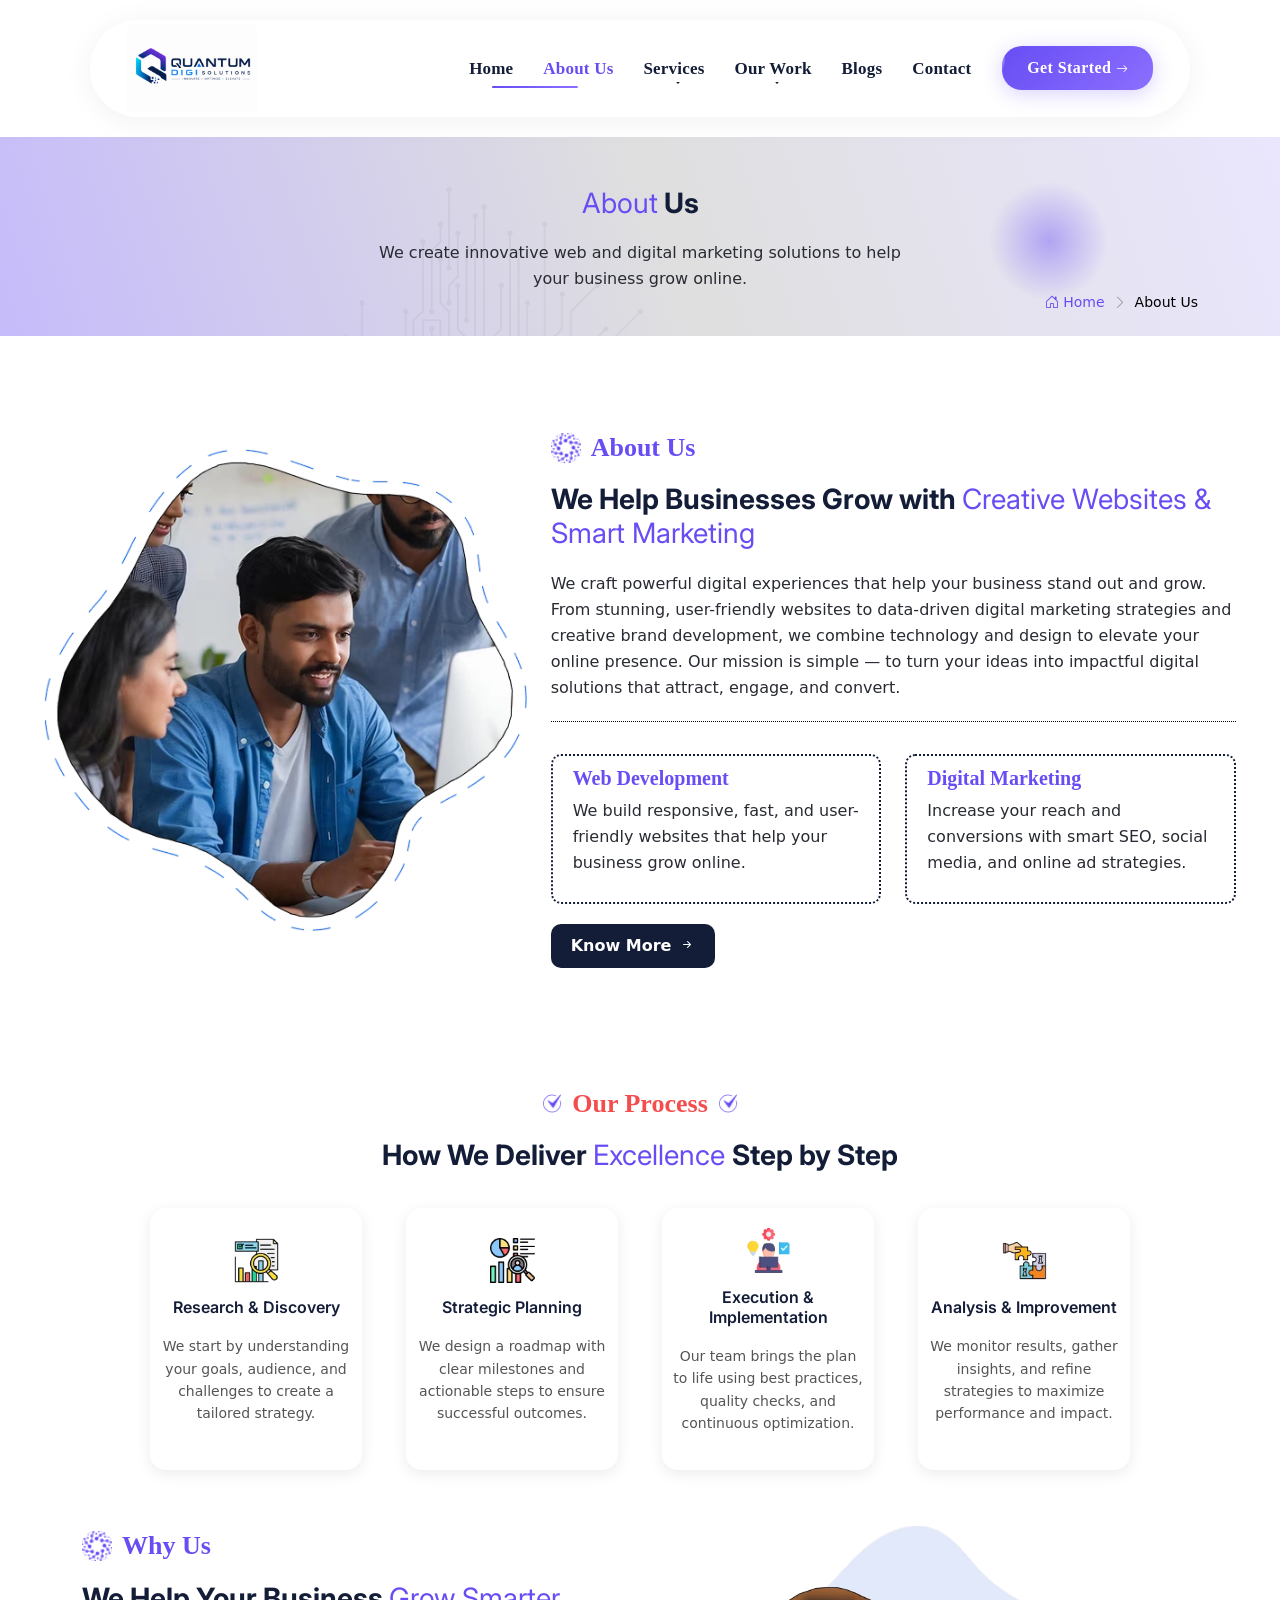
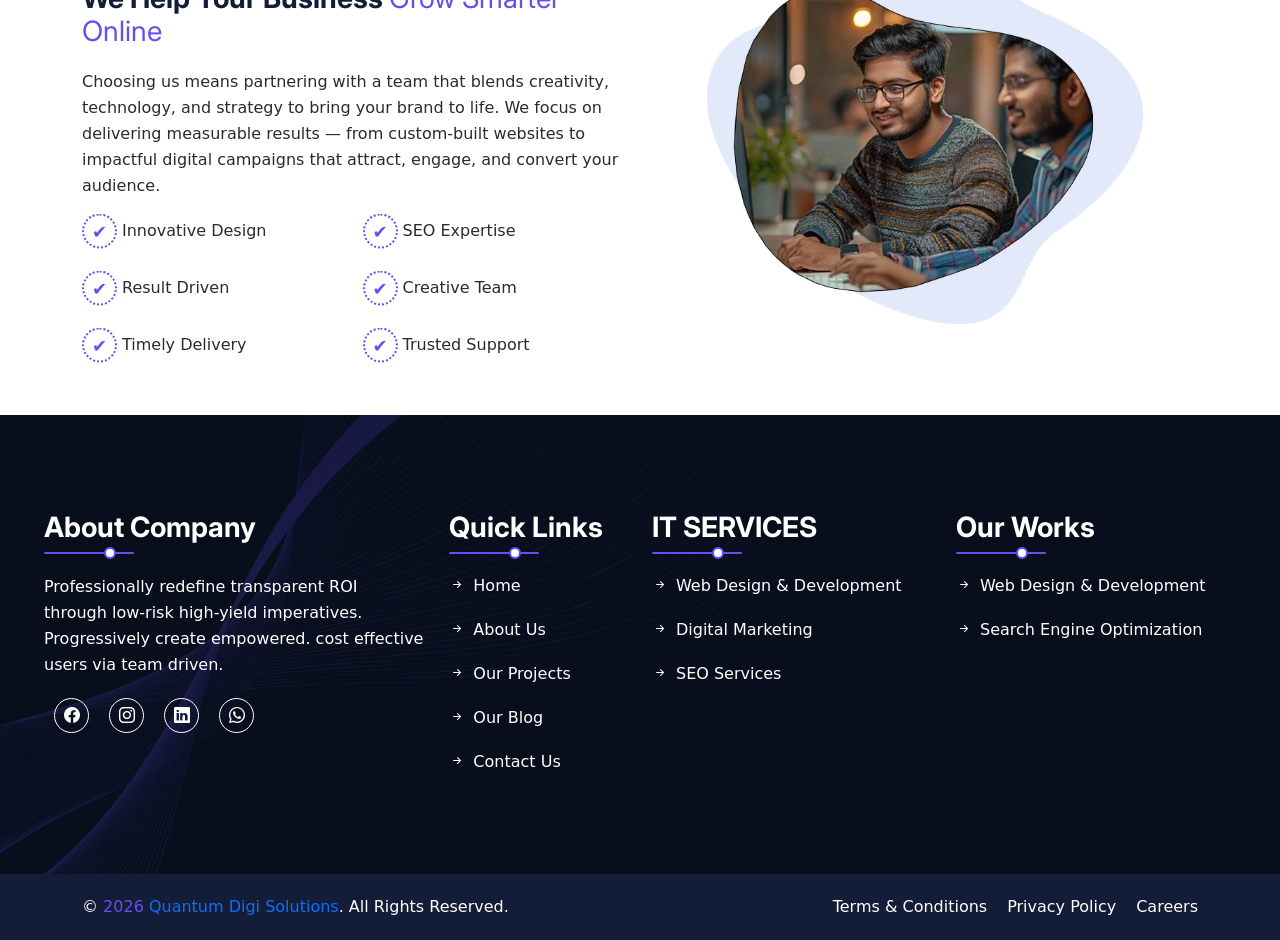
<file: about.html>
<!DOCTYPE html>
<html lang="en">

<head>
    <meta charset="UTF-8">
    <meta name="viewport" content="width=device-width, initial-scale=1.0">
    <title>About us </title>

    <!-- head -->
    <!-- Bootstrap CSS -->
<link href="https://cdn.jsdelivr.net/npm/bootstrap@5.3.3/dist/css/bootstrap.min.css" rel="stylesheet">
<!-- Bootstrap Icons CSS -->
<link rel="stylesheet" href="https://cdn.jsdelivr.net/npm/bootstrap-icons@1.11.1/font/bootstrap-icons.css">
<!-- FancyBox CSS -->
<link rel="stylesheet" href="https://cdn.jsdelivr.net/npm/@fancyapps/ui@5.0/dist/fancybox/fancybox.css">


<!-- Owl Carousel CSS -->
<link rel="stylesheet" href="https://cdnjs.cloudflare.com/ajax/libs/OwlCarousel2/2.3.4/assets/owl.carousel.min.css" />
<link rel="stylesheet" href="https://cdnjs.cloudflare.com/ajax/libs/OwlCarousel2/2.3.4/assets/owl.theme.default.min.css" />

<!-- local css -->
<link rel="stylesheet" href="./assets/css/style.css" />
<link rel="stylesheet" href="./assets/css/responsive.css" />
</head>

<body>

    <div class="page-wrap">

        <!-- header -->
       <!-- Scroll to Top Button -->
<button id="scrollTopBtn" aria-label="Scroll to top" title="Go to top">
    <i class="bi bi-arrow-up" aria-hidden="true"></i>
</button>

<!-- Preloader (Commented) -->
<!-- <div id="custom-preloader">
    <div class="loader-wrapper">
        <div class="circle"></div>
        <div class="circle"></div>
        <div class="circle"></div>
        <div class="shadow"></div>
        <div class="shadow"></div>
        <div class="shadow"></div>
    </div>
</div> -->

<!-- Header -->
<header role="banner">
    <nav class="navbar navbar-expand-lg" aria-label="Main navigation">
        <div class="container">
            <!-- Logo -->
            <a class="navbar-brand" href="index.html" title="Quantum Digi Solutions - Home" aria-label="Quantum Digi Solutions Home">
                <img src="./assets/image/logo-1.png"
                     class="img-fluid"
                     width="70"
                     height="70"
                     alt="Quantum Digi Solutions Logo"
                     loading="lazy">
            </a>

            <!-- Mobile Toggle Button -->
            <button class="navbar-toggler" type="button" data-bs-toggle="offcanvas" data-bs-target="#offcanvasNavbar" aria-controls="offcanvasNavbar" aria-label="Toggle navigation menu">
                <i class="bi bi-list" aria-hidden="true"></i>
            </button>

            <!-- Desktop Navigation -->
            <div class="collapse navbar-collapse justify-content-end d-none d-lg-flex" id="navbarNav">
                <ul class="navbar-nav me-3">
                    <li class="nav-item">
                        <a class="nav-link <?html echo basename($_SERVER['html_SELF']) == 'index.html' ? 'active' : ''; ?>" href="index.html">
                            <span>Home</span>
                        </a>
                    </li>
                    <li class="nav-item">
                        <a class="nav-link <?html echo basename($_SERVER['html_SELF']) == 'about.html' ? 'active' : ''; ?>" href="about.html">
                            <span>About Us</span>
                        </a>
                    </li>

                    <!-- Services Dropdown -->
                    <li class="nav-item dropdown">
                        <a class="nav-link dropdown-toggle <?html echo in_array(basename($_SERVER['html_SELF']), ['web-development.html', 'social-media-marketing.html', 'search-engine-optimization.html']) ? 'active' : ''; ?>" 
                           href="#" id="servicesDropdown" role="button" data-bs-toggle="dropdown" aria-expanded="false">
                            <span>Services</span>
                        </a>
                        <ul class="dropdown-menu" aria-labelledby="servicesDropdown">
                            <li><a class="dropdown-item <?html echo basename($_SERVER['html_SELF']) == 'web-development.html' ? 'active' : ''; ?>" href="web-development.html">
                                <i class="bi bi-code-slash" aria-hidden="true"></i> Web Development
                            </a></li>
                            <li><a class="dropdown-item <?html echo basename($_SERVER['html_SELF']) == 'social-media-marketing.html' ? 'active' : ''; ?>" href="social-media-marketing.html">
                                <i class="bi bi-share" aria-hidden="true"></i> Social Media Marketing
                            </a></li>
                            <li><a class="dropdown-item <?html echo basename($_SERVER['html_SELF']) == 'search-engine-optimization.html' ? 'active' : ''; ?>" href="search-engine-optimization.html">
                                <i class="bi bi-graph-up" aria-hidden="true"></i> SEO Services
                            </a></li>
                        </ul>
                    </li>

                    <!-- Our Work Dropdown -->
                    <li class="nav-item dropdown">
                        <a class="nav-link dropdown-toggle <?html echo in_array(basename($_SERVER['html_SELF']), ['work-web-development.html', 'work-digital-marketing.html']) ? 'active' : ''; ?>" 
                           href="#" id="workDropdown" role="button" data-bs-toggle="dropdown" aria-expanded="false">
                            <span>Our Work</span>
                        </a>
                        <ul class="dropdown-menu" aria-labelledby="workDropdown">
                            <li><a class="dropdown-item <?html echo basename($_SERVER['html_SELF']) == 'work-web-development.html' ? 'active' : ''; ?>" href="work-web-development.html">
                                <i class="bi bi-laptop" aria-hidden="true"></i> Web Development
                            </a></li>
                            <li><a class="dropdown-item <?html echo basename($_SERVER['html_SELF']) == 'work-digital-marketing.html' ? 'active' : ''; ?>" href="work-digital-marketing.html">
                                <i class="bi bi-megaphone" aria-hidden="true"></i> Digital Marketing
                            </a></li>
                        </ul>
                    </li>

                    <li class="nav-item">
                        <a class="nav-link <?html echo basename($_SERVER['html_SELF']) == 'blog.html' ? 'active' : ''; ?>" href="blog.html">
                            <span>Blogs</span>
                        </a>
                    </li>
                    <li class="nav-item">
                        <a class="nav-link <?html echo basename($_SERVER['html_SELF']) == 'contact.html' ? 'active' : ''; ?>" href="contact.html">
                            <span>Contact</span>
                        </a>
                    </li>
                </ul>
                <a href="contact.html" class="nav-cta-btn">
                    <span>Get Started</span>
                    <i class="bi bi-arrow-right" aria-hidden="true"></i>
                </a>
            </div>

            <!-- Mobile Offcanvas Navigation -->
            <div class="offcanvas offcanvas-start d-lg-none" tabindex="-1" id="offcanvasNavbar" aria-labelledby="offcanvasNavbarLabel">
                <div class="offcanvas-header">
                    <a class="navbar-brand" href="index.html">
                        <img src="./assets/image/logo-.png" class="img-fluid" alt="Company Logo" loading="lazy" width="60" height="60">
                    </a>
                    <button type="button" class="btn-close" data-bs-dismiss="offcanvas" aria-label="Close navigation menu"></button>
                </div>
                <div class="offcanvas-body d-flex flex-column justify-content-between">
                    <ul class="navbar-nav flex-grow-1 my-3">
                        <li class="nav-item">
                            <a class="nav-link <?html echo basename($_SERVER['html_SELF']) == 'index.html' ? 'active' : ''; ?>" href="index.html">
                                <i class="bi bi-house-door" aria-hidden="true"></i> Home
                            </a>
                        </li>
                        <li class="nav-item">
                            <a class="nav-link <?html echo basename($_SERVER['html_SELF']) == 'about.html' ? 'active' : ''; ?>" href="about.html">
                                <i class="bi bi-people" aria-hidden="true"></i> About Us
                            </a>
                        </li>
                        
                        <!-- Mobile Services Dropdown -->
                        <li class="nav-item dropdown">
                            <a class="nav-link dropdown-toggle <?html echo in_array(basename($_SERVER['html_SELF']), ['web-development.html', 'social-media-marketing.html', 'search-engine-optimization.html', 'graphic-designing.html']) ? 'active' : ''; ?>" 
                               href="#" id="mobileServicesDropdown" role="button" data-bs-toggle="dropdown" aria-expanded="false">
                                <i class="bi bi-grid" aria-hidden="true"></i> Services
                            </a>
                            <ul class="dropdown-menu" aria-labelledby="mobileServicesDropdown">
                                <li><a class="dropdown-item <?html echo basename($_SERVER['html_SELF']) == 'web-development.html' ? 'active' : ''; ?>" href="web-development.html">
                                    <i class="bi bi-code-slash" aria-hidden="true"></i> Web Development
                                </a></li>
                                <li><a class="dropdown-item <?html echo basename($_SERVER['html_SELF']) == 'social-media-marketing.html' ? 'active' : ''; ?>" href="social-media-marketing.html">
                                    <i class="bi bi-share" aria-hidden="true"></i> Social Media Marketing
                                </a></li>
                                <li><a class="dropdown-item <?html echo basename($_SERVER['html_SELF']) == 'search-engine-optimization.html' ? 'active' : ''; ?>" href="search-engine-optimization.html">
                                    <i class="bi bi-graph-up" aria-hidden="true"></i> SEO Services
                                </a></li>
                                <li><a class="dropdown-item <?html echo basename($_SERVER['html_SELF']) == 'graphic-designing.html' ? 'active' : ''; ?>" href="graphic-designing.html">
                                    <i class="bi bi-brush" aria-hidden="true"></i> Graphic Design
                                </a></li>
                            </ul>
                        </li>
                        
                        <!-- Mobile Our Work Dropdown -->
                        <li class="nav-item dropdown">
                            <a class="nav-link dropdown-toggle <?html echo in_array(basename($_SERVER['html_SELF']), ['work-web-development.html', 'work-digital-marketing.html', 'work-graphic-designing.html']) ? 'active' : ''; ?>" 
                               href="#" id="mobileWorkDropdown" role="button" data-bs-toggle="dropdown" aria-expanded="false">
                                <i class="bi bi-briefcase" aria-hidden="true"></i> Our Work
                            </a>
                            <ul class="dropdown-menu" aria-labelledby="mobileWorkDropdown">
                                <li><a class="dropdown-item <?html echo basename($_SERVER['html_SELF']) == 'work-web-development.html' ? 'active' : ''; ?>" href="work-web-development.html">
                                    <i class="bi bi-laptop" aria-hidden="true"></i> Web Development
                                </a></li>
                                <li><a class="dropdown-item <?html echo basename($_SERVER['html_SELF']) == 'work-digital-marketing.html' ? 'active' : ''; ?>" href="work-digital-marketing.html">
                                    <i class="bi bi-megaphone" aria-hidden="true"></i> Digital Marketing
                                </a></li>
                                <li><a class="dropdown-item <?html echo basename($_SERVER['html_SELF']) == 'work-graphic-designing.html' ? 'active' : ''; ?>" href="work-graphic-designing.html">
                                    <i class="bi bi-brush" aria-hidden="true"></i> Graphic Designing
                                </a></li>
                            </ul>
                        </li>
                        
                        <li class="nav-item">
                            <a class="nav-link <?html echo basename($_SERVER['html_SELF']) == 'blog.html' ? 'active' : ''; ?>" href="blog.html">
                                <i class="bi bi-newspaper" aria-hidden="true"></i> Blogs
                            </a>
                        </li>
                        <li class="nav-item">
                            <a class="nav-link <?html echo basename($_SERVER['html_SELF']) == 'contact.html' ? 'active' : ''; ?>" href="contact.html">
                                <i class="bi bi-envelope" aria-hidden="true"></i> Contact
                            </a>
                        </li>
                    </ul>
                    
                    <!-- Offcanvas Footer -->
                    <div class="offcanvas-footer mt-3">
                        <div class="offcanvas-contact">
                            <a href="tel:+919876543210" class="footer-contact" title="Call us">
                                <i class="bi bi-telephone-fill" aria-hidden="true"></i>
                                <span>+91 98765 43210</span>
                            </a>
                            <a href="mailto:info@example.com" class="footer-contact" title="Email us">
                                <i class="bi bi-envelope-fill" aria-hidden="true"></i>
                                <span>info@example.com</span>
                            </a>
                            <a href="https://goo.gl/maps/example" target="_blank" class="footer-contact" title="Find us on Google Maps" rel="noopener noreferrer">
                                <i class="bi bi-geo-alt-fill" aria-hidden="true"></i>
                                <span>123 Main Street, City</span>
                            </a>
                        </div>
                        <div class="offcanvas-social">
                            <a href="https://www.facebook.com/login" target="_blank" class="social-icon" title="Follow us on Facebook" rel="noopener noreferrer" aria-label="Facebook">
                                <i class="bi bi-facebook" aria-hidden="true"></i>
                            </a>
                            <a href="https://twitter.com/login" target="_blank" class="social-icon" title="Follow us on Twitter" rel="noopener noreferrer" aria-label="Twitter">
                                <i class="bi bi-twitter-x" aria-hidden="true"></i>
                            </a>
                            <a href="https://www.instagram.com/accounts/login/" target="_blank" class="social-icon" title="Follow us on Instagram" rel="noopener noreferrer" aria-label="Instagram">
                                <i class="bi bi-instagram" aria-hidden="true"></i>
                            </a>
                            <a href="https://www.linkedin.com/login" target="_blank" class="social-icon" title="Connect with us on LinkedIn" rel="noopener noreferrer" aria-label="LinkedIn">
                                <i class="bi bi-linkedin" aria-hidden="true"></i>
                            </a>
                        </div>
                    </div>
                </div>
            </div>
        </div>
    </nav>
</header>

<!-- Sticky Navbar Script -->
<script>
    (function() {
        'use strict';
        
        const navbar = document.querySelector('.navbar');
        
        if (navbar) {
            let stickyOffset = navbar.offsetTop;
            
            const updateOffset = function() {
                stickyOffset = navbar.offsetTop;
            };
            
            let isScrolling = false;
            const handleScroll = function() {
                if (!isScrolling) {
                    window.requestAnimationFrame(function() {
                        if (window.pageYOffset > stickyOffset) {
                            navbar.classList.add('sticky');
                        } else {
                            navbar.classList.remove('sticky');
                        }
                        isScrolling = false;
                    });
                    isScrolling = true;
                }
            };
            
            window.addEventListener('scroll', handleScroll, { passive: true });
            window.addEventListener('resize', updateOffset, { passive: true });
            handleScroll();
        }
    })();
</script>

<!-- ============================================================
     HEADER STYLES - REDUCED HEIGHT & FONT SIZE
     ============================================================ -->
<style>
/* Google Fonts Import */
@import url('https://fonts.googleapis.com/css2?family=Inter:wght@400;500;600;700;800&family=Plus+Jakarta+Sans:wght@400;500;600;700;800&family=Space+Grotesk:wght@400;500;600;700&display=swap');

/* ============================================================
   HEADER STYLES - REDUCED HEIGHT & FONT SIZE
   ============================================================ */

/* Navbar Base - Reduced padding */
.navbar {
    margin: 15px 250px;
    border-radius: 80px;
    padding: 4px 24px;
    transition: all 0.4s cubic-bezier(0.25, 0.46, 0.45, 0.94);
    background: rgba(255, 255, 255, 0.92);
    backdrop-filter: blur(20px);
    -webkit-backdrop-filter: blur(20px);
    z-index: 999;
    box-shadow: 0 4px 30px rgba(0, 0, 0, 0.06);
    border: 1px solid rgba(255, 255, 255, 0.3);
    min-height: 52px;
}

.navbar.sticky {
    position: fixed;
    top: 0;
    left: 0;
    right: 0;
    margin: 0 auto;
    border-radius: 0;
    padding: 6px 24px;
    background: rgba(255, 255, 255, 0.98);
    backdrop-filter: blur(20px);
    -webkit-backdrop-filter: blur(20px);
    box-shadow: 0 4px 40px rgba(104, 77, 244, 0.10);
    border-bottom: 2px solid rgba(104, 77, 244, 0.08);
    min-height: 48px;
}

/* Logo - Reduced size */
.navbar-brand {
    padding: 0;
    margin-right: 16px;
}

.navbar-brand img{
    width: 130px;
    height: auto;
    object-fit: contain;
}

.navbar-brand:hover img {
    transform: scale(1.05);
}

/* ============================================================
   NAVIGATION LINKS - Smaller Font
   ============================================================ */
.navbar-nav .nav-link {
    position: relative;
    font-family: 'Plus Jakarta Sans', -apple-system, BlinkMacSystemFont, sans-serif;
    font-weight: 600;
    font-size: 11px;
    color: #1a1a2e;
    padding: 4px 10px;
    margin: 0 1px;
    transition: all 0.3s ease;
    letter-spacing: 0.2px;
    text-transform: none;
}

.navbar-nav .nav-link span {
    position: relative;
    z-index: 1;
}

/* Active & Hover Underline */
.navbar-nav .nav-link::after {
    content: '';
    position: absolute;
    bottom: 1px;
    left: 50%;
    transform: translateX(-50%);
    width: 0;
    height: 2px;
    background: linear-gradient(90deg, #684DF4, #8B6FFF);
    border-radius: 4px;
    transition: all 0.4s cubic-bezier(0.25, 0.46, 0.45, 0.94);
}

.navbar-nav .nav-link:hover::after,
.navbar-nav .nav-link.active::after {
    width: 50%;
}

.navbar-nav .nav-link:hover {
    color: #684DF4;
}

.navbar-nav .nav-link.active {
    color: #684DF4;
    font-weight: 700;
}

/* ============================================================
   DROPDOWN - Compact
   ============================================================ */
.nav-item.dropdown {
    position: relative;
}

.nav-item.dropdown .dropdown-toggle::after {
    transition: transform 0.3s ease;
    margin-left: 4px;
    font-size: 8px;
}

.nav-item.dropdown:hover .dropdown-toggle::after {
    transform: rotate(180deg);
}

.dropdown-menu {
    background: rgba(255, 255, 255, 0.98);
    backdrop-filter: blur(20px);
    -webkit-backdrop-filter: blur(20px);
    border: 1px solid rgba(104, 77, 244, 0.10);
    border-radius: 12px;
    padding: 6px 4px;
    margin-top: 8px;
    min-width: 190px;
    box-shadow: 0 20px 60px rgba(0, 0, 0, 0.10);
    animation: dropdownFade 0.3s ease forwards;
    transform-origin: top center;
}

@keyframes dropdownFade {
    0% {
        opacity: 0;
        transform: translateY(-8px) scale(0.95);
    }
    100% {
        opacity: 1;
        transform: translateY(0) scale(1);
    }
}

.dropdown-item {
    font-family: 'Plus Jakarta Sans', -apple-system, BlinkMacSystemFont, sans-serif;
    font-size: 11px;
    font-weight: 500;
    color: #1a1a2e;
    padding: 6px 12px;
    border-radius: 8px;
    transition: all 0.3s ease;
    display: flex;
    align-items: center;
    gap: 8px;
    letter-spacing: 0.2px;
}

.dropdown-item i {
    font-size: 13px;
    color: #684DF4;
    transition: transform 0.3s ease;
}

.dropdown-item:hover {
    background: rgba(104, 77, 244, 0.08);
    color: #684DF4;
    transform: translateX(3px);
}

.dropdown-item:hover i {
    transform: scale(1.2) rotate(-5deg);
}

.dropdown-item.active {
    background: rgba(104, 77, 244, 0.12);
    color: #684DF4;
    font-weight: 600;
}

/* ============================================================
   CTA BUTTON - Compact & Smaller Font
   ============================================================ */
.nav-cta-btn {
    display: inline-flex;
    align-items: center;
    gap: 5px;
    font-family: 'Plus Jakarta Sans', -apple-system, BlinkMacSystemFont, sans-serif;
    font-weight: 700;
    font-size: 11px;
    color: #fff !important;
    background: linear-gradient(135deg, #684DF4, #8B6FFF);
    padding: 6px 16px;
    border-radius: 50px;
    transition: all 0.4s cubic-bezier(0.34, 1.56, 0.64, 1);
    box-shadow: 0 4px 20px rgba(104, 77, 244, 0.25);
    text-decoration: none !important;
    letter-spacing: 0.4px;
    text-transform: none;
}

.nav-cta-btn:hover {
    transform: translateY(-2px) scale(1.02);
    box-shadow: 0 8px 30px rgba(104, 77, 244, 0.35);
    color: #fff !important;
}

.nav-cta-btn i {
    transition: transform 0.3s ease;
    font-size: 12px;
}

.nav-cta-btn:hover i {
    transform: translateX(4px) rotate(-20deg);
}

/* ============================================================
   MOBILE TOGGLE - Compact
   ============================================================ */
.navbar-toggler {
    border: none !important;
    padding: 6px 8px;
    background: linear-gradient(135deg, #684DF4, #8B6FFF);
    border-radius: 8px;
    color: #fff !important;
    transition: all 0.3s ease;
    box-shadow: 0 4px 15px rgba(104, 77, 244, 0.20);
}

.navbar-toggler:hover {
    transform: scale(1.05);
    box-shadow: 0 6px 25px rgba(104, 77, 244, 0.30);
}

.navbar-toggler i {
    font-size: 18px;
}

/* ============================================================
   OFFCANVAS
   ============================================================ */
.offcanvas {
    background: #fff;
    width: 300px !important;
    border: none;
    box-shadow: -10px 0 40px rgba(0, 0, 0, 0.08);
}

.offcanvas-header {
    padding: 14px 18px;
    border-bottom: 1px solid rgba(104, 77, 244, 0.06);
}

.offcanvas-header .navbar-brand img {
    width: 42px;
    height: 42px;
}

.offcanvas-body {
    padding: 14px 18px;
}

.offcanvas .nav-link {
    font-family: 'Plus Jakarta Sans', -apple-system, BlinkMacSystemFont, sans-serif;
    font-weight: 500;
    font-size: 12px;
    color: #1a1a2e;
    padding: 8px 12px;
    border-radius: 8px;
    transition: all 0.3s ease;
    display: flex;
    align-items: center;
    gap: 8px;
    letter-spacing: 0.2px;
}

.offcanvas .nav-link i {
    font-size: 14px;
    color: #684DF4;
    width: 20px;
    text-align: center;
    transition: transform 0.3s ease;
}

.offcanvas .nav-link:hover {
    background: rgba(104, 77, 244, 0.06);
    color: #684DF4;
}

.offcanvas .nav-link:hover i {
    transform: scale(1.2);
}

.offcanvas .nav-link.active {
    background: rgba(104, 77, 244, 0.08);
    color: #684DF4;
    font-weight: 600;
}

.offcanvas .dropdown-menu {
    background: transparent;
    border: none;
    padding: 0 0 0 14px;
    margin: 0;
    box-shadow: none;
    animation: none;
}

.offcanvas .dropdown-item {
    font-family: 'Plus Jakarta Sans', -apple-system, BlinkMacSystemFont, sans-serif;
    padding: 5px 12px;
    font-size: 11px;
    font-weight: 500;
}

.offcanvas .dropdown-item i {
    font-size: 11px;
}

/* Offcanvas Footer */
.offcanvas-footer {
    padding-top: 14px;
    border-top: 1px solid rgba(104, 77, 244, 0.08);
}

.offcanvas-contact {
    display: flex;
    flex-direction: column;
    gap: 6px;
    margin-bottom: 14px;
}

.footer-contact {
    display: flex;
    align-items: center;
    gap: 8px;
    font-family: 'Plus Jakarta Sans', -apple-system, BlinkMacSystemFont, sans-serif;
    font-size: 11px;
    font-weight: 500;
    color: #1a1a2e;
    transition: all 0.3s ease;
    text-decoration: none !important;
    letter-spacing: 0.2px;
}

.footer-contact i {
    font-size: 13px;
    color: #684DF4;
    width: 16px;
    transition: transform 0.3s ease;
}

.footer-contact:hover {
    color: #684DF4;
}

.footer-contact:hover i {
    transform: scale(1.2);
}

.offcanvas-social {
    display: flex;
    gap: 8px;
}

.offcanvas-social .social-icon {
    display: flex;
    align-items: center;
    justify-content: center;
    width: 32px;
    height: 32px;
    border-radius: 8px;
    background: rgba(104, 77, 244, 0.06);
    color: #1a1a2e;
    transition: all 0.3s ease;
    text-decoration: none !important;
    font-size: 14px;
}

.offcanvas-social .social-icon:hover {
    background: #684DF4;
    color: #fff;
    transform: translateY(-3px);
    box-shadow: 0 6px 20px rgba(104, 77, 244, 0.25);
}

/* ============================================================
   RESPONSIVE
   ============================================================ */
@media (max-width: 1199px) {
    .navbar {
        margin: 12px 20px;
        padding: 4px 16px;
        border-radius: 20px;
        min-height: 48px;
    }
    
    .navbar-brand img {
        width: 40px;
        height: 40px;
    }
}

@media (max-width: 991px) {
    .navbar {
        margin: 8px 15px;
        padding: 4px 12px;
        border-radius: 16px;
        min-height: 44px;
    }
    
    .navbar-brand img {
        width: 36px;
        height: 36px;
    }
    
    .navbar-nav .nav-link {
        font-size: 10px;
        padding: 4px 8px;
    }
}

@media (max-width: 576px) {
    .navbar {
        margin: 6px 10px;
        padding: 3px 10px;
        border-radius: 12px;
        min-height: 38px;
    }
    
    .navbar-brand img {
        width: 30px;
        height: 30px;
    }
    
    .offcanvas {
        width: 260px !important;
    }
    
    .navbar-nav .nav-link {
        font-size: 10px;
        padding: 3px 6px;
    }
    
    .nav-cta-btn {
        font-size: 9px;
        padding: 4px 10px;
    }
}
</style>

        <main>

            <section>
                <div class="inner-sub-banner">
                    <div class="container">
                        <div class="sub-banner-content">
                            <h2 class="main-head main-"><span>About</span> Us</h2>
                            <p>We create innovative web and digital marketing solutions to help your business grow online.</p>
                            <nav class="breadcrumb">
                                <a href="index.html"><i class="bi bi-house-door"></i> Home</a>
                                <span class="separator"><i class="bi bi-chevron-right"></i></span>
                                <span class="current">About Us</span>
                            </nav>

                            <div class="sub-banner-overlay">
                                <img src="./assets/image/banner/banner-bg.png" class="img-fluid" alt="About Us Banner">
                            </div>
                            <div class="banner-circle-1"></div>


                        </div>
                    </div>
                </div>
            </section>



            <!-- about us -->
            <section>
                <div class="inner-about-detail">
                    <div class="container-fluid">
                        <div class="row">
                            <div class="col-lg-5 about-detail-left col-md-12 order-2 order-lg-1 col-sm-12 mt-3 d-flex justify-content-center align-items-center">
                                <img src="./assets/image/home/about.webp" class="img-fluid" alt="">
                            </div>
                            <div class="col-lg-7  col-md-12 order-1 order-lg-2  col-sm-12 mt-3">
                                <div class="about-detail-right">
                                    <h4 class="sub-head">About Us</h4>
                                    <h2 class="main-head ">
                                        We Help Businesses Grow with <span>Creative Websites & Smart Marketing</span>
                                    </h2>

                                    <p class="para">
                                        We craft powerful digital experiences that help your business stand out and grow. From stunning,
                                        user-friendly websites to data-driven digital marketing strategies and creative brand development,
                                        we combine technology and design to elevate your online presence. Our mission is simple — to turn
                                        your ideas into impactful digital solutions that attract, engage, and convert.
                                    </p>

                                    <div class="row">
                                        <!-- Web Development -->
                                        <div class="col-lg-6 col-md-6 col-sm-6 col-xs-12 mt-3 d-flex">
                                            <div class="fuller-detail flex-full">
                                                <!-- <div>
                                                    <img src="./assets/image/icons/certificate.png" class="img-fluid" alt="Web Development Icon">
                                                </div> -->
                                                <div>
                                                    <h4>Web Development</h4>
                                                    <p>We build responsive, fast, and user-friendly websites that help your business grow online.</p>
                                                </div>
                                            </div>
                                        </div>

                                        <!-- Digital Marketing -->
                                        <div class="col-lg-6 col-md-6 col-sm-6 col-xs-12 mt-3  d-flex">
                                            <div class="fuller-detail  flex-full">
                                                <!-- <div>
                                                    <img src="./assets/image/icons/certificate.png" class="img-fluid" alt="Digital Marketing Icon">
                                                </div> -->
                                                <div>
                                                    <h4>Digital Marketing</h4>
                                                    <p>Increase your reach and conversions with smart SEO, social media, and online ad strategies.</p>
                                                </div>
                                            </div>
                                        </div>
                                    </div>
                                    <div class="custom-btn">
                                        <a href="#">Know More <i class="bi bi-arrow-right-short"></i></a>
                                    </div>

                                </div>
                            </div>
                        </div>
                    </div>
                </div>
            </section>


            <!-- process section -->
            <section>
                <div class="inner-process">
                    <div class="container-fluid">
                        <div class="process-head text-center">
                            <h4 class="sub-head-1">Our Process</h4>
                            <h2 class="main-head ">How We Deliver <span>Excellence </span>  Step by Step</h2>
                        </div>
                        <div class="row">
                            <div class="col-lg-3 col-md-6 col-sm-6 mt-3 d-flex">
                                <div class="process-card flex-full">
                                    <div class="process-img">
                                        <img src="./assets/image/icons/img-1.webp" class="img-fluid" alt="Research Icon">
                                    </div>
                                    <div class="process-content">
                                        <h3>Research & Discovery</h3>
                                        <p>We start by understanding your goals, audience, and challenges to create a tailored strategy.</p>
                                    </div>
                                </div>
                            </div>
                            <div class="col-lg-3 col-md-6 col-sm-6 mt-3 d-flex">
                                <div class="process-card flex-full">
                                    <div class="process-img">
                                        <img src="./assets/image/icons/img-2.webp" class="img-fluid" alt="Planning Icon">
                                    </div>
                                    <div class="process-content">
                                        <h3>Strategic Planning</h3>
                                        <p>We design a roadmap with clear milestones and actionable steps to ensure successful outcomes.</p>
                                    </div>
                                </div>
                            </div>
                            <div class="col-lg-3 col-md-6 col-sm-6 mt-3 d-flex">
                                <div class="process-card flex-full">
                                    <div class="process-img">
                                        <img src="./assets/image/icons/img-3.webp" class="img-fluid" alt="Execution Icon">
                                    </div>
                                    <div class="process-content">
                                        <h3>Execution & Implementation</h3>
                                        <p>Our team brings the plan to life using best practices, quality checks, and continuous optimization.</p>
                                    </div>
                                </div>
                            </div>
                            <div class="col-lg-3 col-md-6 col-sm-6 mt-3 d-flex">
                                <div class="process-card flex-full">
                                    <div class="process-img">
                                        <img src="./assets/image/icons/img-4.webp" class="img-fluid" alt="Analysis Icon">
                                    </div>
                                    <div class="process-content">
                                        <h3>Analysis & Improvement</h3>
                                        <p>We monitor results, gather insights, and refine strategies to maximize performance and impact.</p>
                                    </div>
                                </div>
                            </div>
                        </div>
                    </div>
                </div>
            </section>





            <!-- why choose us  -->
            <section>
                <div class="about-why-inner">
                    <div class="container">
                        <div class="row">

                            <div class="col-lg-6">
                                <div class="about-why-left">
                                    <h4 class="sub-head">Why Us</h4>
                                    <h2 class="main-head ">We Help Your Business <span>Grow Smarter Online</span></h2>
                                    <p>
                                        Choosing us means partnering with a team that blends creativity, technology,
                                        and strategy to bring your brand to life. We focus on delivering measurable results —
                                        from custom-built websites to impactful digital campaigns that attract, engage, and convert your audience.
                                    </p>

                                    <ul>
                                        <li>Innovative Design</li>
                                        <li>SEO Expertise</li>
                                        <li>Result Driven</li>
                                        <li>Creative Team</li>
                                        <li>Timely Delivery</li>
                                        <li>Trusted Support</li>
                                    </ul>
                                </div>
                            </div>

                            <div class="col-lg-6 col-md-12 order-2 order-lg-1 col-sm-12 mt-3 ">
                                <div class="about-why-right d-flex justify-content-center align-items-center">
                                    <img src="./assets/image/home/why-us.webp" class="img-fluid" alt="Why Choose Us Image">
                                </div>

                            </div>

                        </div>
                    </div>
                </div>
            </section>

            <!-- <section>
                <div class="inner-vission">
                    <div class="container">

                        <div class="vision-container">
                            <div class="vision-mission">
                                <h3>Our Mission</h3>
                                <p>To revolutionize agriculture by delivering high-performance drip irrigation solutions that conserve water, increase productivity, and support the livelihoods of farmers.</p>
                            </div>

                            <div class="vision-image">
                                <img src="./assets/image/home/vission.png" class="img-fluid" alt="Our Vision and Mission">
                            </div>

                            <div class="vision-vision">
                                <h3>Our Vision</h3>
                                <p>To be a leading provider of smart irrigation systems, contributing to a greener, more efficient, and food-secure future for communities across India and beyond.</p>
                            </div>
                        </div>
                    </div>

                </div>
            </section> -->


            <!-- <section>
                <div class="oru-client-inner">
                    <div class="container">

                        <div class="client-head text-center">
                            <h3>Lorem, ipsum dolor.</h3>
                            <h2>Lorem ipsum, dolor <span> sit amet </span> consectetur adipisicing elit.</h2>
                        </div>

                        <div class="owl-carousel client-carousel">
                            <div class="item"><img src="logo1.png" alt="Client 1"></div>
                            <div class="item"><img src="logo2.png" alt="Client 2"></div>
                            <div class="item"><img src="logo3.png" alt="Client 3"></div>
                            <div class="item"><img src="logo4.png" alt="Client 4"></div>
                            <div class="item"><img src="logo5.png" alt="Client 5"></div>
                        </div>
                    </div>


                </div>
            </section>  -->



        </main>

        <!-- Footer -->
          <footer>
        <div class="footer-wrap">

            <div class="container-fluid">

                <div class="row">

                    <div class="col-xl-4 col-lg-3 col-md-6 mt-3">
                        <div class="foot-content">
                            <h3>About Company</h3>
                            <div>
                                <p>Professionally redefine transparent ROI through low-risk
                                    high-yield imperatives. Progressively create empowered. cost effective users via
                                    team driven.</p>
                                <div class="footer-social">
    <!-- Facebook -->
    <a href="https://www.facebook.com/share/15zJkTiy8n6/?mibextid=wwXIfr" target="_blank">
        <i class="bi bi-facebook"></i>
    </a>

    <!-- Instagram -->
    <a href="https://www.instagram.com/quantum_digisolutions/" target="_blank">
        <i class="bi bi-instagram"></i>
    </a>

    <!-- LinkedIn -->
    <a href="https://www.linkedin.com/in/quantum-digi-solutions-038550422/" target="_blank">
        <i class="bi bi-linkedin"></i>
    </a>

    <!-- WhatsApp -->
    <a href="https://wa.me/918144876782" target="_blank">
        <i class="bi bi-whatsapp"></i>
    </a>

    
</div>
                            </div>
                        </div>
                    </div>

                    <div class="col-xl-2 col-lg-3 col-md-6  mt-3">
                        <div class="foot-content">
                            <h3>Quick Links</h3>
                            <ul>
                                <li><a href="index.html"><i class="bi bi-arrow-right-short"></i>Home</a></li>
                                <li><a href="about.html"><i class="bi bi-arrow-right-short"></i>About Us</a></li>
                                <li><a href="project.html"><i class="bi bi-arrow-right-short"></i> Our Projects</a></li>
                                <li><a href="blog.html"><i class="bi bi-arrow-right-short"></i>Our Blog</a></li>
                                <li><a href="contact.html"><i class="bi bi-arrow-right-short"></i> Contact Us</a></li>
                            </ul>
                        </div>
                    </div>

                    <div class="col-xl-3 col-lg-3 col-md-6  mt-3">
                        <div class="foot-content">
                            <h3>IT SERVICES</h3>
                            <ul class="menu">
                                <li><a href="web-development.html"><i class="bi bi-arrow-right-short"></i> Web Design & Development</a></li>
                                <li><a href="social-media-marketing.html"><i class="bi bi-arrow-right-short"></i> Digital Marketing</a></li>
                                <li><a href="search-engine-optimization.html"><i class="bi bi-arrow-right-short"></i> SEO Services</a></li>
                              
                            </ul>
                        </div>
                    </div>

                    <div class="col-xl-3 col-lg-3 col-md-6  mt-3">
                        <div class="foot-content">
                            <h3>Our Works</h3>
                            <ul class="menu">
                                <li><a href="work-web-development.html"><i class="bi bi-arrow-right-short"></i> Web Design & Development</a></li>
                                <li><a href="work-digital-marketing.html"><i class="bi bi-arrow-right-short"></i> Search Engine Optimization</a></li>
                                
                            </ul>
                        </div>
                    </div>

                </div>

            </div>

        </div>

       <div class="copyright-wrap">
        <div class="container">
            <div class="row justify-content-between align-items-center">
                <div class="col-lg-6 col-md-6 col-sm-12 text-center text-md-start">
                    <p class="copyright-text">
                        &copy; <span id="currentYear"></span> 
                        <a href="index.html" class="copyright-brand">Quantum Digi Solutions</a>. 
                        All Rights Reserved.
                    </p>
                </div>

                <div class="col-lg-6 col-md-6 col-sm-12">
                    <div class="footer-links">
                        <ul>
                            <li><a href="coming.html">Terms & Conditions</a></li>
                            <li><a href="coming.html">Privacy Policy</a></li>
                            <li><a href="coming.html">Careers</a></li>
                        </ul>
                    </div>
                </div>
            </div>
        </div>
    </div>


        <div class="footer-left">
            <img src="./assets/image/home/footer-left.svg" class="img-fluid" alt="shape">
        </div>
        <!-- <div class="shape-right">
            <div class="particle-1" id="particle-5"></div>
        </div>  -->
    </footer>

    </div>

    <!-- Script -->
    <!-- Bootstrap JS Bundle (Popper included) -->
<script src="https://cdn.jsdelivr.net/npm/bootstrap@5.3.3/dist/js/bootstrap.bundle.min.js"></script>
<!-- Include jQuery and Owl Carousel -->
<script src="https://cdnjs.cloudflare.com/ajax/libs/jquery/3.6.0/jquery.min.js"></script>
<script src="https://cdnjs.cloudflare.com/ajax/libs/OwlCarousel2/2.3.4/owl.carousel.min.js"></script>

<!-- FancyBox JS -->
<script src="https://cdn.jsdelivr.net/npm/@fancyapps/ui@5.0/dist/fancybox/fancybox.umd.js"></script>

<script src="../assets/css/particles-config.js"></script>
<!-- year js -->
<script>
    document.getElementById('currentYear').textContent = new Date().getFullYear();
</script>

<!-- navbar active script -->
<script>
    const navLinks = document.querySelectorAll('.navbar-nav .nav-link');
    navLinks.forEach(link => {
        link.addEventListener('click', function() {
            navLinks.forEach(l => l.classList.remove('active'));
            this.classList.add('active');
        });
    });
    const currentUrl = window.location.href;
    navLinks.forEach(link => {
        if (link.href === currentUrl) {
            link.classList.add('active');
        }
    });
</script>

<!-- navbar fixed stickey -->
<!-- <script>
    const navbar = document.querySelector('.navbar');

    window.addEventListener('scroll', () => {
        if (window.scrollY > 50) {
            navbar.classList.add('navbarfix');
        } else {
            navbar.classList.remove('navbarfix');
        }
    });
</script> -->


<!-- testimonial carousel -->
<script>
    $('.testimonial-carousel').owlCarousel({
        loop: true,
        margin: 20,
        items: 2,
        dots: false,
        autoplay: true,
        autoplayTimeout: 5000,
        smartSpeed: 800,
        responsive: {
            0: {
                items: 1
            },
            768: {
                items: 2
            }
        }
    });
    $('.custom-next').click(function() {
        $('.testimonial-carousel').trigger('next.owl.carousel');
    });
    $('.custom-prev').click(function() {
        $('.testimonial-carousel').trigger('prev.owl.carousel');
    });
</script>

<!-- price tab link js -->
<script>
    const priceWrap = document.querySelector('.price-wrap');

    const desktopTabs = priceWrap.querySelectorAll('.tab-item');
    const tabPanes = priceWrap.querySelectorAll('.tab-pane');

    desktopTabs.forEach(tab => {
        tab.addEventListener('click', () => {
            desktopTabs.forEach(t => t.classList.remove('active'));
            tab.classList.add('active');

            tabPanes.forEach(p => p.classList.remove('active'));
            priceWrap.querySelector(`#${tab.dataset.tab}`).classList.add('active');

            const dropdown = priceWrap.querySelector('#priceTabSelector');
            dropdown.value = tab.dataset.tab;
        });
    });
    const tabSelector = priceWrap.querySelector('#priceTabSelector');
    tabSelector.addEventListener('change', (e) => {
        tabPanes.forEach(p => p.classList.remove('active'));
        priceWrap.querySelector(`#${e.target.value}`).classList.add('active');

        desktopTabs.forEach(t => t.classList.remove('active'));
        const desktopTab = priceWrap.querySelector(`.tab-item[data-tab="${e.target.value}"]`);
        if (desktopTab) desktopTab.classList.add('active');
    });
</script>

<!-- click to top btn -->
<script>
    const scrollTopBtn = document.getElementById("scrollTopBtn");
    window.addEventListener("scroll", () => {
        if (window.scrollY > 200) {
            scrollTopBtn.style.display = "flex";
        } else {
            scrollTopBtn.style.display = "none";
        }
    });

    scrollTopBtn.addEventListener("click", () => {
        window.scrollTo({
            top: 0,
            behavior: "smooth"
        });
    });
</script>

<!-- preloader -->
<script>
 
    window.addEventListener('load', () => {
        setTimeout(() => {
            const preloader = document.getElementById('custom-preloader');
            preloader.style.opacity = '0';
            preloader.style.transition = 'opacity 0.5s ease';
            setTimeout(() => {
                preloader.style.display = 'none';
            }, 500); 
        }, 1500); 
    });
</script>

</body>

</html>
</file>
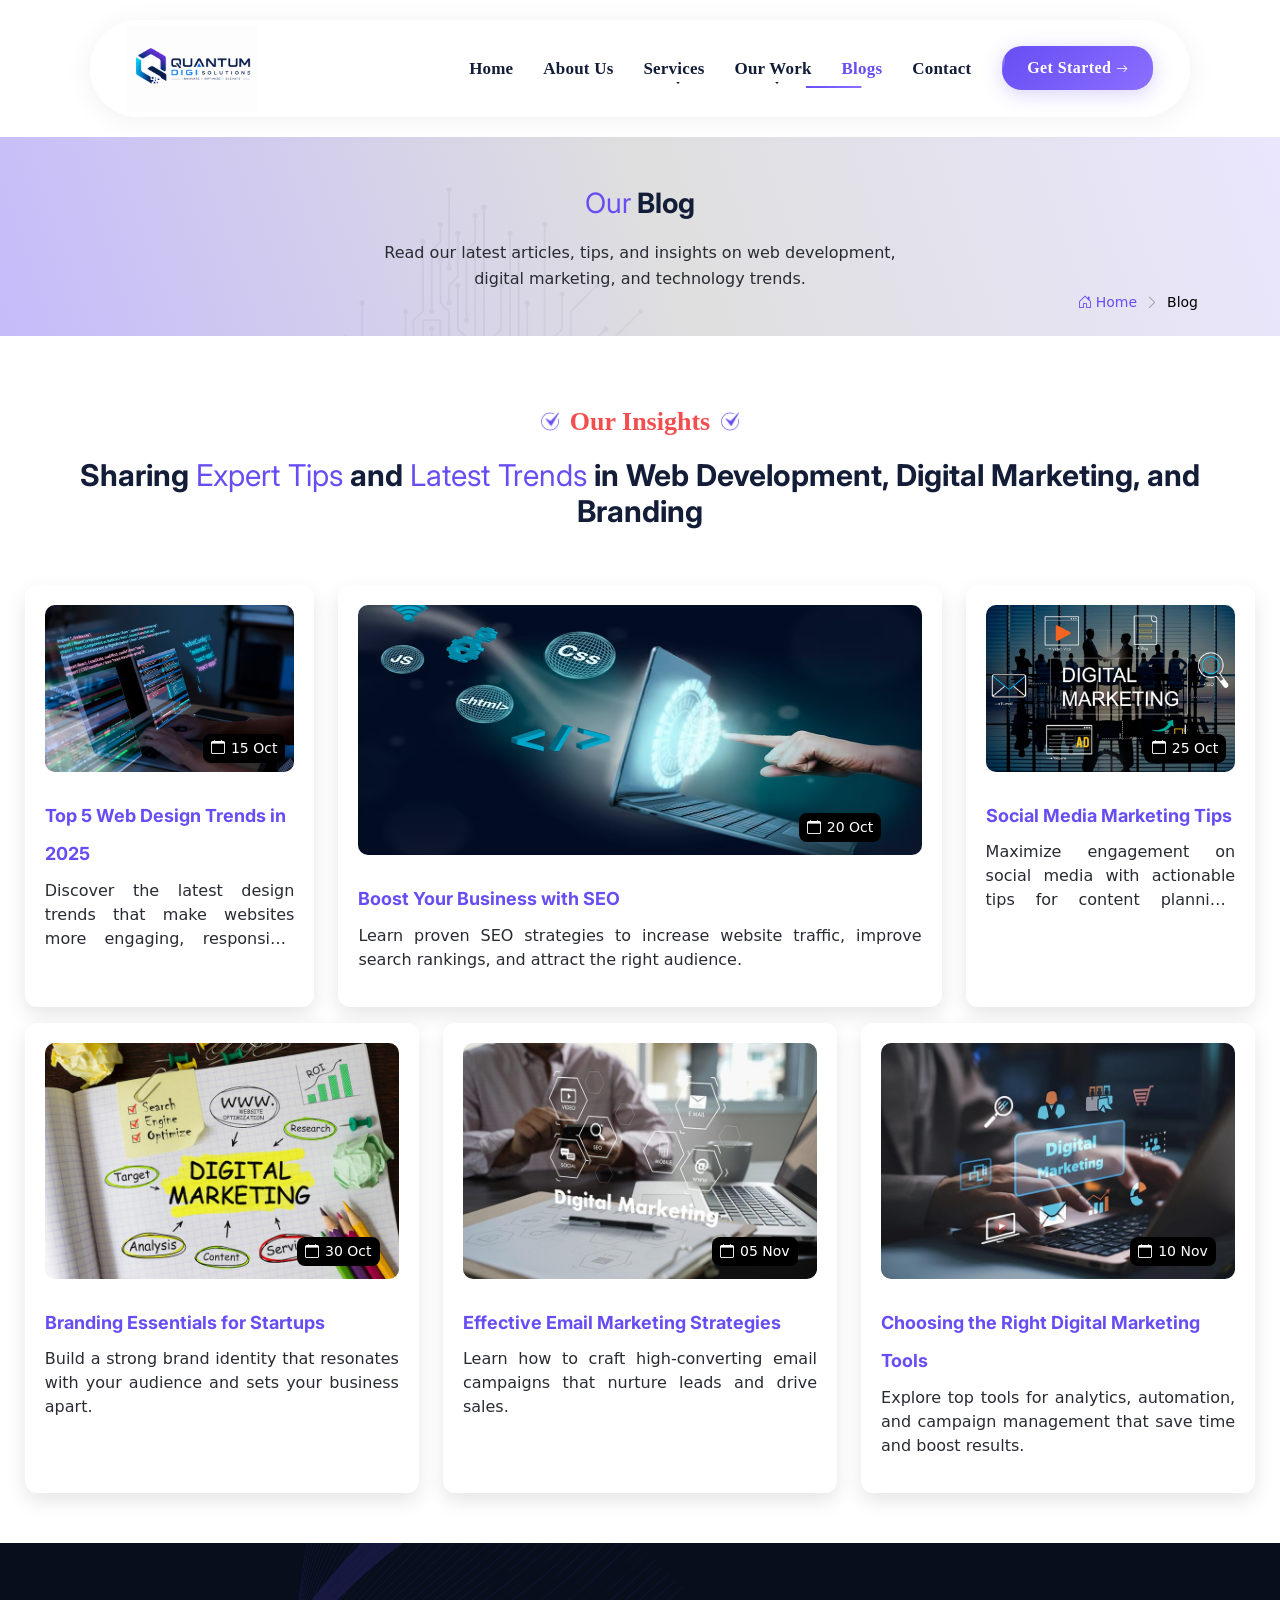
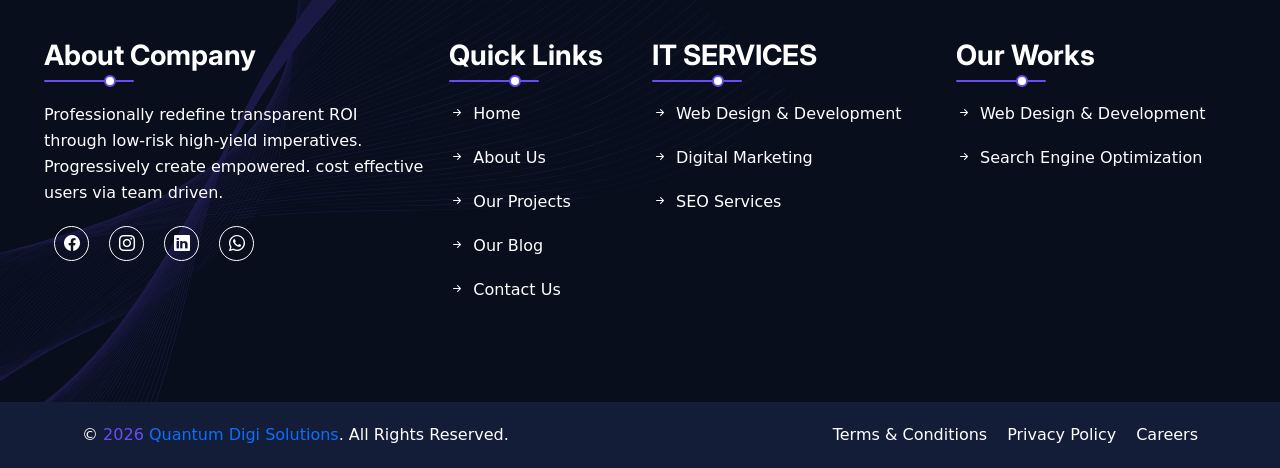
<file: blog.html>
<!DOCTYPE html>
<html lang="en">

<head>
    <meta charset="UTF-8">
    <meta name="viewport" content="width=device-width, initial-scale=1.0">
    <title>About us </title>

    <!-- head -->
   <!-- Bootstrap CSS -->
<link href="https://cdn.jsdelivr.net/npm/bootstrap@5.3.3/dist/css/bootstrap.min.css" rel="stylesheet">
<!-- Bootstrap Icons CSS -->
<link rel="stylesheet" href="https://cdn.jsdelivr.net/npm/bootstrap-icons@1.11.1/font/bootstrap-icons.css">
<!-- FancyBox CSS -->
<link rel="stylesheet" href="https://cdn.jsdelivr.net/npm/@fancyapps/ui@5.0/dist/fancybox/fancybox.css">


<!-- Owl Carousel CSS -->
<link rel="stylesheet" href="https://cdnjs.cloudflare.com/ajax/libs/OwlCarousel2/2.3.4/assets/owl.carousel.min.css" />
<link rel="stylesheet" href="https://cdnjs.cloudflare.com/ajax/libs/OwlCarousel2/2.3.4/assets/owl.theme.default.min.css" />

<!-- local css -->
<link rel="stylesheet" href="./assets/css/style.css" />
<link rel="stylesheet" href="./assets/css/responsive.css" />
</head>

<body>

    <div class="page-wrap">

        <!-- header -->
       <!-- Scroll to Top Button -->
<button id="scrollTopBtn" aria-label="Scroll to top" title="Go to top">
    <i class="bi bi-arrow-up" aria-hidden="true"></i>
</button>

<!-- Preloader (Commented) -->
<!-- <div id="custom-preloader">
    <div class="loader-wrapper">
        <div class="circle"></div>
        <div class="circle"></div>
        <div class="circle"></div>
        <div class="shadow"></div>
        <div class="shadow"></div>
        <div class="shadow"></div>
    </div>
</div> -->

<!-- Header -->
<header role="banner">
    <nav class="navbar navbar-expand-lg" aria-label="Main navigation">
        <div class="container">
            <!-- Logo -->
            <a class="navbar-brand" href="index.html" title="Quantum Digi Solutions - Home" aria-label="Quantum Digi Solutions Home">
                <img src="./assets/image/logo-1.png"
                     class="img-fluid"
                     width="70"
                     height="70"
                     alt="Quantum Digi Solutions Logo"
                     loading="lazy">
            </a>

            <!-- Mobile Toggle Button -->
            <button class="navbar-toggler" type="button" data-bs-toggle="offcanvas" data-bs-target="#offcanvasNavbar" aria-controls="offcanvasNavbar" aria-label="Toggle navigation menu">
                <i class="bi bi-list" aria-hidden="true"></i>
            </button>

            <!-- Desktop Navigation -->
            <div class="collapse navbar-collapse justify-content-end d-none d-lg-flex" id="navbarNav">
                <ul class="navbar-nav me-3">
                    <li class="nav-item">
                        <a class="nav-link html" href="index.html">
                            <span>Home</span>
                        </a>
                    </li>
                    <li class="nav-item">
                        <a class="nav-link " href="about.html">
                            <span>About Us</span>
                        </a>
                    </li>

                    <!-- Services Dropdown -->
                    <li class="nav-item dropdown">
                        <a class="nav-link dropdown-toggle" 
                           href="#" id="servicesDropdown" role="button" data-bs-toggle="dropdown" aria-expanded="false">
                            <span>Services</span>
                        </a>
                        <ul class="dropdown-menu" aria-labelledby="servicesDropdown">
                            <li><a class="dropdown-item " href="web-development.html">
                                <i class="bi bi-code-slash" aria-hidden="true"></i> Web Development
                            </a></li>
                            <li><a class="dropdown-item " href="social-media-marketing.html">
                                <i class="bi bi-share" aria-hidden="true"></i> Social Media Marketing
                            </a></li>
                            <li><a class="dropdown-item " href="search-engine-optimization.html">
                                <i class="bi bi-graph-up" aria-hidden="true"></i> SEO Services
                            </a></li>
                        </ul>
                    </li>

                    <!-- Our Work Dropdown -->
                    <li class="nav-item dropdown">
                        <a class="nav-link dropdown-toggle " 
                           href="#" id="workDropdown" role="button" data-bs-toggle="dropdown" aria-expanded="false">
                            <span>Our Work</span>
                        </a>
                        <ul class="dropdown-menu" aria-labelledby="workDropdown">
                            <li><a class="dropdown-item " href="work-web-development.html">
                                <i class="bi bi-laptop" aria-hidden="true"></i> Web Development
                            </a></li>
                            <li><a class="dropdown-item " href="work-digital-marketing.html">
                                <i class="bi bi-megaphone" aria-hidden="true"></i> Digital Marketing
                            </a></li>
                        </ul>
                    </li>

                    <li class="nav-item">
                        <a class="nav-link " href="blog.html">
                            <span>Blogs</span>
                        </a>
                    </li>
                    <li class="nav-item">
                        <a class="nav-link " href="contact.html">
                            <span>Contact</span>
                        </a>
                    </li>
                </ul>
                <a href="contact.html" class="nav-cta-btn">
                    <span>Get Started</span>
                    <i class="bi bi-arrow-right" aria-hidden="true"></i>
                </a>
            </div>

            <!-- Mobile Offcanvas Navigation -->
            <div class="offcanvas offcanvas-start d-lg-none" tabindex="-1" id="offcanvasNavbar" aria-labelledby="offcanvasNavbarLabel">
                <div class="offcanvas-header">
                    <a class="navbar-brand" href="index.html">
                        <img src="./assets/image/logo-.png" class="img-fluid" alt="Company Logo" loading="lazy" width="60" height="60">
                    </a>
                    <button type="button" class="btn-close" data-bs-dismiss="offcanvas" aria-label="Close navigation menu"></button>
                </div>
                <div class="offcanvas-body d-flex flex-column justify-content-between">
                    <ul class="navbar-nav flex-grow-1 my-3">
                        <li class="nav-item">
                            <a class="nav-link html" href="index.html">
                                <i class="bi bi-house-door" aria-hidden="true"></i> Home
                            </a>
                        </li>
                        <li class="nav-item">
                            <a class="nav-link " href="about.html">
                                <i class="bi bi-people" aria-hidden="true"></i> About Us
                            </a>
                        </li>
                        
                        <!-- Mobile Services Dropdown -->
                        <li class="nav-item dropdown">
                            <a class="nav-link dropdown-toggle " 
                               href="#" id="mobileServicesDropdown" role="button" data-bs-toggle="dropdown" aria-expanded="false">
                                <i class="bi bi-grid" aria-hidden="true"></i> Services
                            </a>
                            <ul class="dropdown-menu" aria-labelledby="mobileServicesDropdown">
                                <li><a class="dropdown-item " href="web-development.html">
                                    <i class="bi bi-code-slash" aria-hidden="true"></i> Web Development
                                </a></li>
                                <li><a class="dropdown-item " href="social-media-marketing.html">
                                    <i class="bi bi-share" aria-hidden="true"></i> Social Media Marketing
                                </a></li>
                                <li><a class="dropdown-item " href="search-engine-optimization.html">
                                    <i class="bi bi-graph-up" aria-hidden="true"></i> SEO Services
                                </a></li>
                                <li><a class="dropdown-item " href="graphic-designing.html">
                                    <i class="bi bi-brush" aria-hidden="true"></i> Graphic Design
                                </a></li>
                            </ul>
                        </li>
                        
                        <!-- Mobile Our Work Dropdown -->
                        <li class="nav-item dropdown">
                            <a class="nav-link dropdown-toggle " 
                               href="#" id="mobileWorkDropdown" role="button" data-bs-toggle="dropdown" aria-expanded="false">
                                <i class="bi bi-briefcase" aria-hidden="true"></i> Our Work
                            </a>
                            <ul class="dropdown-menu" aria-labelledby="mobileWorkDropdown">
                                <li><a class="dropdown-item " href="work-web-development.html">
                                    <i class="bi bi-laptop" aria-hidden="true"></i> Web Development
                                </a></li>
                                <li><a class="dropdown-item " href="work-digital-marketing.html">
                                    <i class="bi bi-megaphone" aria-hidden="true"></i> Digital Marketing
                                </a></li>
                                <li><a class="dropdown-item " href="work-graphic-designing.html">
                                    <i class="bi bi-brush" aria-hidden="true"></i> Graphic Designing
                                </a></li>
                            </ul>
                        </li>
                        
                        <li class="nav-item">
                            <a class="nav-link " href="blog.html">
                                <i class="bi bi-newspaper" aria-hidden="true"></i> Blogs
                            </a>
                        </li>
                        <li class="nav-item">
                            <a class="nav-link " href="contact.html">
                                <i class="bi bi-envelope" aria-hidden="true"></i> Contact
                            </a>
                        </li>
                    </ul>
                    
                    <!-- Offcanvas Footer -->
                    <div class="offcanvas-footer mt-3">
                        <div class="offcanvas-contact">
                            <a href="tel:+919876543210" class="footer-contact" title="Call us">
                                <i class="bi bi-telephone-fill" aria-hidden="true"></i>
                                <span>+91 98765 43210</span>
                            </a>
                            <a href="mailto:info@example.com" class="footer-contact" title="Email us">
                                <i class="bi bi-envelope-fill" aria-hidden="true"></i>
                                <span>info@example.com</span>
                            </a>
                            <a href="https://goo.gl/maps/example" target="_blank" class="footer-contact" title="Find us on Google Maps" rel="noopener noreferrer">
                                <i class="bi bi-geo-alt-fill" aria-hidden="true"></i>
                                <span>123 Main Street, City</span>
                            </a>
                        </div>
                        <div class="offcanvas-social">
                            <a href="https://www.facebook.com/login" target="_blank" class="social-icon" title="Follow us on Facebook" rel="noopener noreferrer" aria-label="Facebook">
                                <i class="bi bi-facebook" aria-hidden="true"></i>
                            </a>
                            <a href="https://twitter.com/login" target="_blank" class="social-icon" title="Follow us on Twitter" rel="noopener noreferrer" aria-label="Twitter">
                                <i class="bi bi-twitter-x" aria-hidden="true"></i>
                            </a>
                            <a href="https://www.instagram.com/accounts/login/" target="_blank" class="social-icon" title="Follow us on Instagram" rel="noopener noreferrer" aria-label="Instagram">
                                <i class="bi bi-instagram" aria-hidden="true"></i>
                            </a>
                            <a href="https://www.linkedin.com/login" target="_blank" class="social-icon" title="Connect with us on LinkedIn" rel="noopener noreferrer" aria-label="LinkedIn">
                                <i class="bi bi-linkedin" aria-hidden="true"></i>
                            </a>
                        </div>
                    </div>
                </div>
            </div>
        </div>
    </nav>
</header>

<!-- Sticky Navbar Script -->
<script>
    (function() {
        'use strict';
        
        const navbar = document.querySelector('.navbar');
        
        if (navbar) {
            let stickyOffset = navbar.offsetTop;
            
            const updateOffset = function() {
                stickyOffset = navbar.offsetTop;
            };
            
            let isScrolling = false;
            const handleScroll = function() {
                if (!isScrolling) {
                    window.requestAnimationFrame(function() {
                        if (window.pageYOffset > stickyOffset) {
                            navbar.classList.add('sticky');
                        } else {
                            navbar.classList.remove('sticky');
                        }
                        isScrolling = false;
                    });
                    isScrolling = true;
                }
            };
            
            window.addEventListener('scroll', handleScroll, { passive: true });
            window.addEventListener('resize', updateOffset, { passive: true });
            handleScroll();
        }
    })();
</script>

<!-- ============================================================
     HEADER STYLES - REDUCED HEIGHT & FONT SIZE
     ============================================================ -->
<style>
/* Google Fonts Import */
@import url('https://fonts.googleapis.com/css2?family=Inter:wght@400;500;600;700;800&family=Plus+Jakarta+Sans:wght@400;500;600;700;800&family=Space+Grotesk:wght@400;500;600;700&display=swap');

/* ============================================================
   HEADER STYLES - REDUCED HEIGHT & FONT SIZE
   ============================================================ */

/* Navbar Base - Reduced padding */
.navbar {
    margin: 15px 250px;
    border-radius: 80px;
    padding: 4px 24px;
    transition: all 0.4s cubic-bezier(0.25, 0.46, 0.45, 0.94);
    background: rgba(255, 255, 255, 0.92);
    backdrop-filter: blur(20px);
    -webkit-backdrop-filter: blur(20px);
    z-index: 999;
    box-shadow: 0 4px 30px rgba(0, 0, 0, 0.06);
    border: 1px solid rgba(255, 255, 255, 0.3);
    min-height: 52px;
}

.navbar.sticky {
    position: fixed;
    top: 0;
    left: 0;
    right: 0;
    margin: 0 auto;
    border-radius: 0;
    padding: 6px 24px;
    background: rgba(255, 255, 255, 0.98);
    backdrop-filter: blur(20px);
    -webkit-backdrop-filter: blur(20px);
    box-shadow: 0 4px 40px rgba(104, 77, 244, 0.10);
    border-bottom: 2px solid rgba(104, 77, 244, 0.08);
    min-height: 48px;
}

/* Logo - Reduced size */
.navbar-brand {
    padding: 0;
    margin-right: 16px;
}

.navbar-brand img{
    width: 130px;
    height: auto;
    object-fit: contain;
}

.navbar-brand:hover img {
    transform: scale(1.05);
}

/* ============================================================
   NAVIGATION LINKS - Smaller Font
   ============================================================ */
.navbar-nav .nav-link {
    position: relative;
    font-family: 'Plus Jakarta Sans', -apple-system, BlinkMacSystemFont, sans-serif;
    font-weight: 600;
    font-size: 11px;
    color: #1a1a2e;
    padding: 4px 10px;
    margin: 0 1px;
    transition: all 0.3s ease;
    letter-spacing: 0.2px;
    text-transform: none;
}

.navbar-nav .nav-link span {
    position: relative;
    z-index: 1;
}

/* Active & Hover Underline */
.navbar-nav .nav-link::after {
    content: '';
    position: absolute;
    bottom: 1px;
    left: 50%;
    transform: translateX(-50%);
    width: 0;
    height: 2px;
    background: linear-gradient(90deg, #684DF4, #8B6FFF);
    border-radius: 4px;
    transition: all 0.4s cubic-bezier(0.25, 0.46, 0.45, 0.94);
}

.navbar-nav .nav-link:hover::after,
.navbar-nav .nav-link.active::after {
    width: 50%;
}

.navbar-nav .nav-link:hover {
    color: #684DF4;
}

.navbar-nav .nav-link.active {
    color: #684DF4;
    font-weight: 700;
}

/* ============================================================
   DROPDOWN - Compact
   ============================================================ */
.nav-item.dropdown {
    position: relative;
}

.nav-item.dropdown .dropdown-toggle::after {
    transition: transform 0.3s ease;
    margin-left: 4px;
    font-size: 8px;
}

.nav-item.dropdown:hover .dropdown-toggle::after {
    transform: rotate(180deg);
}

.dropdown-menu {
    background: rgba(255, 255, 255, 0.98);
    backdrop-filter: blur(20px);
    -webkit-backdrop-filter: blur(20px);
    border: 1px solid rgba(104, 77, 244, 0.10);
    border-radius: 12px;
    padding: 6px 4px;
    margin-top: 8px;
    min-width: 190px;
    box-shadow: 0 20px 60px rgba(0, 0, 0, 0.10);
    animation: dropdownFade 0.3s ease forwards;
    transform-origin: top center;
}

@keyframes dropdownFade {
    0% {
        opacity: 0;
        transform: translateY(-8px) scale(0.95);
    }
    100% {
        opacity: 1;
        transform: translateY(0) scale(1);
    }
}

.dropdown-item {
    font-family: 'Plus Jakarta Sans', -apple-system, BlinkMacSystemFont, sans-serif;
    font-size: 11px;
    font-weight: 500;
    color: #1a1a2e;
    padding: 6px 12px;
    border-radius: 8px;
    transition: all 0.3s ease;
    display: flex;
    align-items: center;
    gap: 8px;
    letter-spacing: 0.2px;
}

.dropdown-item i {
    font-size: 13px;
    color: #684DF4;
    transition: transform 0.3s ease;
}

.dropdown-item:hover {
    background: rgba(104, 77, 244, 0.08);
    color: #684DF4;
    transform: translateX(3px);
}

.dropdown-item:hover i {
    transform: scale(1.2) rotate(-5deg);
}

.dropdown-item.active {
    background: rgba(104, 77, 244, 0.12);
    color: #684DF4;
    font-weight: 600;
}

/* ============================================================
   CTA BUTTON - Compact & Smaller Font
   ============================================================ */
.nav-cta-btn {
    display: inline-flex;
    align-items: center;
    gap: 5px;
    font-family: 'Plus Jakarta Sans', -apple-system, BlinkMacSystemFont, sans-serif;
    font-weight: 700;
    font-size: 11px;
    color: #fff !important;
    background: linear-gradient(135deg, #684DF4, #8B6FFF);
    padding: 6px 16px;
    border-radius: 50px;
    transition: all 0.4s cubic-bezier(0.34, 1.56, 0.64, 1);
    box-shadow: 0 4px 20px rgba(104, 77, 244, 0.25);
    text-decoration: none !important;
    letter-spacing: 0.4px;
    text-transform: none;
}

.nav-cta-btn:hover {
    transform: translateY(-2px) scale(1.02);
    box-shadow: 0 8px 30px rgba(104, 77, 244, 0.35);
    color: #fff !important;
}

.nav-cta-btn i {
    transition: transform 0.3s ease;
    font-size: 12px;
}

.nav-cta-btn:hover i {
    transform: translateX(4px) rotate(-20deg);
}

/* ============================================================
   MOBILE TOGGLE - Compact
   ============================================================ */
.navbar-toggler {
    border: none !important;
    padding: 6px 8px;
    background: linear-gradient(135deg, #684DF4, #8B6FFF);
    border-radius: 8px;
    color: #fff !important;
    transition: all 0.3s ease;
    box-shadow: 0 4px 15px rgba(104, 77, 244, 0.20);
}

.navbar-toggler:hover {
    transform: scale(1.05);
    box-shadow: 0 6px 25px rgba(104, 77, 244, 0.30);
}

.navbar-toggler i {
    font-size: 18px;
}

/* ============================================================
   OFFCANVAS
   ============================================================ */
.offcanvas {
    background: #fff;
    width: 300px !important;
    border: none;
    box-shadow: -10px 0 40px rgba(0, 0, 0, 0.08);
}

.offcanvas-header {
    padding: 14px 18px;
    border-bottom: 1px solid rgba(104, 77, 244, 0.06);
}

.offcanvas-header .navbar-brand img {
    width: 42px;
    height: 42px;
}

.offcanvas-body {
    padding: 14px 18px;
}

.offcanvas .nav-link {
    font-family: 'Plus Jakarta Sans', -apple-system, BlinkMacSystemFont, sans-serif;
    font-weight: 500;
    font-size: 12px;
    color: #1a1a2e;
    padding: 8px 12px;
    border-radius: 8px;
    transition: all 0.3s ease;
    display: flex;
    align-items: center;
    gap: 8px;
    letter-spacing: 0.2px;
}

.offcanvas .nav-link i {
    font-size: 14px;
    color: #684DF4;
    width: 20px;
    text-align: center;
    transition: transform 0.3s ease;
}

.offcanvas .nav-link:hover {
    background: rgba(104, 77, 244, 0.06);
    color: #684DF4;
}

.offcanvas .nav-link:hover i {
    transform: scale(1.2);
}

.offcanvas .nav-link.active {
    background: rgba(104, 77, 244, 0.08);
    color: #684DF4;
    font-weight: 600;
}

.offcanvas .dropdown-menu {
    background: transparent;
    border: none;
    padding: 0 0 0 14px;
    margin: 0;
    box-shadow: none;
    animation: none;
}

.offcanvas .dropdown-item {
    font-family: 'Plus Jakarta Sans', -apple-system, BlinkMacSystemFont, sans-serif;
    padding: 5px 12px;
    font-size: 11px;
    font-weight: 500;
}

.offcanvas .dropdown-item i {
    font-size: 11px;
}

/* Offcanvas Footer */
.offcanvas-footer {
    padding-top: 14px;
    border-top: 1px solid rgba(104, 77, 244, 0.08);
}

.offcanvas-contact {
    display: flex;
    flex-direction: column;
    gap: 6px;
    margin-bottom: 14px;
}

.footer-contact {
    display: flex;
    align-items: center;
    gap: 8px;
    font-family: 'Plus Jakarta Sans', -apple-system, BlinkMacSystemFont, sans-serif;
    font-size: 11px;
    font-weight: 500;
    color: #1a1a2e;
    transition: all 0.3s ease;
    text-decoration: none !important;
    letter-spacing: 0.2px;
}

.footer-contact i {
    font-size: 13px;
    color: #684DF4;
    width: 16px;
    transition: transform 0.3s ease;
}

.footer-contact:hover {
    color: #684DF4;
}

.footer-contact:hover i {
    transform: scale(1.2);
}

.offcanvas-social {
    display: flex;
    gap: 8px;
}

.offcanvas-social .social-icon {
    display: flex;
    align-items: center;
    justify-content: center;
    width: 32px;
    height: 32px;
    border-radius: 8px;
    background: rgba(104, 77, 244, 0.06);
    color: #1a1a2e;
    transition: all 0.3s ease;
    text-decoration: none !important;
    font-size: 14px;
}

.offcanvas-social .social-icon:hover {
    background: #684DF4;
    color: #fff;
    transform: translateY(-3px);
    box-shadow: 0 6px 20px rgba(104, 77, 244, 0.25);
}

/* ============================================================
   RESPONSIVE
   ============================================================ */
@media (max-width: 1199px) {
    .navbar {
        margin: 12px 20px;
        padding: 4px 16px;
        border-radius: 20px;
        min-height: 48px;
    }
    
    .navbar-brand img {
        width: 40px;
        height: 40px;
    }
}

@media (max-width: 991px) {
    .navbar {
        margin: 8px 15px;
        padding: 4px 12px;
        border-radius: 16px;
        min-height: 44px;
    }
    
    .navbar-brand img {
        width: 36px;
        height: 36px;
    }
    
    .navbar-nav .nav-link {
        font-size: 10px;
        padding: 4px 8px;
    }
}

@media (max-width: 576px) {
    .navbar {
        margin: 6px 10px;
        padding: 3px 10px;
        border-radius: 12px;
        min-height: 38px;
    }
    
    .navbar-brand img {
        width: 30px;
        height: 30px;
    }
    
    .offcanvas {
        width: 260px !important;
    }
    
    .navbar-nav .nav-link {
        font-size: 10px;
        padding: 3px 6px;
    }
    
    .nav-cta-btn {
        font-size: 9px;
        padding: 4px 10px;
    }
}
</style>

        <main>

        <section>
    <div class="inner-sub-banner">
        <div class="container">
            <div class="sub-banner-content">

                <!-- Heading -->
                <h2 class="main-head main-"><span>Our</span> Blog</h2>

                <!-- Description -->
                <p>Read our latest articles, tips, and insights on web development, digital marketing, and technology trends.</p>

                <!-- Breadcrumb -->
                <nav class="breadcrumb">
                    <a href="index.html"><i class="bi bi-house-door"></i> Home</a>
                    <span class="separator"><i class="bi bi-chevron-right"></i></span>
                    <span class="current">Blog</span>
                </nav>

                <!-- Optional Banner Overlay Image -->
                <div class="sub-banner-overlay">
                    <img src="./assets/image/banner/banner-bg.png" class="img-fluid" alt="Blog Banner">
                </div>

            </div>
        </div>
    </div>
</section>



            <section>
                <div class="inner-blog">
                    <div class="container-fluid">
                        <div class="testimonial-head text-center">
                            <h4 class="sub-head-1">Our Insights</h4>
                            <h2 class="main-head ">Sharing <span>Expert Tips</span> and <span>Latest Trends</span> in Web Development, Digital Marketing, and Branding</h2>
                        </div>

                        <div class="blog-wrap">

                            <div class="row">

                                <!-- Blog 1 -->
                                <div class="col-lg-3 col-md-4 col-sm-6 mt-3 d-flex">
                                    <div class="blog-card">
                                        <div class="blog-image">
                                            <a href="#">
                                                <img src="./assets/image/blog/blog-1.png" alt="Blog Image">
                                            </a>
                                            <div class="date-overlay">
                                                <i class="bi bi-calendar"></i> 15 Oct
                                            </div>
                                        </div>
                                        <div class="blog-content">
                                            <h2><a href="#">Top 5 Web Design Trends in 2025</a></h2>
                                            <p>Discover the latest design trends that make websites more engaging, responsive, and user-friendly this year.</p>
                                            
                                        </div>
                                    </div>
                                </div>

                                <!-- Blog 2 -->
                                <div class="col-lg-6 col-md-4 col-sm-6 mt-3 d-flex">
                                    <div class="blog-card">
                                        <div class="blog-image blog-img-center">
                                            <a href="#">
                                                <img src="./assets/image/blog/blog-2.png" alt="Blog Image">
                                            </a>
                                            <div class="date-overlay">
                                                <i class="bi bi-calendar"></i> 20 Oct
                                            </div>
                                        </div>
                                        <div class="blog-content">
                                            <h2><a href="#">Boost Your Business with SEO</a></h2>
                                            <p>Learn proven SEO strategies to increase website traffic, improve search rankings, and attract the right audience.</p>
                                         
                                        </div>
                                    </div>
                                </div>

                                <!-- Blog 3 -->
                                <div class="col-lg-3 col-md-4 col-sm-6 mt-3 d-flex">
                                    <div class="blog-card">
                                        <div class="blog-image">
                                            <a href="#">
                                                <img src="./assets/image/blog/blog-3.png" alt="Blog Image">
                                            </a>
                                            <div class="date-overlay">
                                                <i class="bi bi-calendar"></i> 25 Oct
                                            </div>
                                        </div>
                                        <div class="blog-content">
                                            <h2><a href="#">Social Media Marketing Tips</a></h2>
                                            <p>Maximize engagement on social media with actionable tips for content planning, posting, and analytics.</p>
                                            
                                        </div>
                                    </div>
                                </div>

                                <!-- Blog 4 -->
                                <div class="col-lg-4 col-md-4 col-sm-6 mt-3 d-flex">
                                    <div class="blog-card">
                                        <div class="blog-image">
                                            <a href="#">
                                                <img src="./assets/image/blog/blog-4.png" alt="Blog Image">
                                            </a>
                                            <div class="date-overlay">
                                                <i class="bi bi-calendar"></i> 30 Oct
                                            </div>
                                        </div>
                                        <div class="blog-content">
                                            <h2><a href="#">Branding Essentials for Startups</a></h2>
                                            <p>Build a strong brand identity that resonates with your audience and sets your business apart.</p>
                                            
                                        </div>
                                    </div>
                                </div>

                                <!-- Blog 5 -->
                                <div class="col-lg-4 col-md-4 col-sm-6 mt-3 d-flex">
                                    <div class="blog-card">
                                        <div class="blog-image">
                                            <a href="#">
                                                <img src="./assets/image/blog/blog-5.png" alt="Blog Image">
                                            </a>
                                            <div class="date-overlay">
                                                <i class="bi bi-calendar"></i> 05 Nov
                                            </div>
                                        </div>
                                        <div class="blog-content">
                                            <h2><a href="#">Effective Email Marketing Strategies</a></h2>
                                            <p>Learn how to craft high-converting email campaigns that nurture leads and drive sales.</p>
                                            
                                        </div>
                                    </div>
                                </div>

                                <!-- Blog 6 -->
                                <div class="col-lg-4 col-md-4 col-sm-6 mt-3 d-flex">
                                    <div class="blog-card">
                                        <div class="blog-image">
                                            <a href="#">
                                                <img src="./assets/image/blog/blog-6.png" alt="Blog Image">
                                            </a>
                                            <div class="date-overlay">
                                                <i class="bi bi-calendar"></i> 10 Nov
                                            </div>
                                        </div>
                                        <div class="blog-content">
                                            <h2><a href="#">Choosing the Right Digital Marketing Tools</a></h2>
                                            <p>Explore top tools for analytics, automation, and campaign management that save time and boost results.</p>
                                            
                                        </div>
                                    </div>
                                </div>

                            </div>

                        </div>
                    </div>
                </div>
            </section>





        </main>

        <!-- Footer -->
        <footer>
        <div class="footer-wrap">

            <div class="container-fluid">

                <div class="row">

                    <div class="col-xl-4 col-lg-3 col-md-6 mt-3">
                        <div class="foot-content">
                            <h3>About Company</h3>
                            <div>
                                <p>Professionally redefine transparent ROI through low-risk
                                    high-yield imperatives. Progressively create empowered. cost effective users via
                                    team driven.</p>
                                <div class="footer-social">
    <!-- Facebook -->
    <a href="https://www.facebook.com/share/15zJkTiy8n6/?mibextid=wwXIfr" target="_blank">
        <i class="bi bi-facebook"></i>
    </a>

    <!-- Instagram -->
    <a href="https://www.instagram.com/quantum_digisolutions/" target="_blank">
        <i class="bi bi-instagram"></i>
    </a>

    <!-- LinkedIn -->
    <a href="https://www.linkedin.com/in/quantum-digi-solutions-038550422/" target="_blank">
        <i class="bi bi-linkedin"></i>
    </a>

    <!-- WhatsApp -->
    <a href="https://wa.me/918144876782" target="_blank">
        <i class="bi bi-whatsapp"></i>
    </a>

    
</div>
                            </div>
                        </div>
                    </div>

                    <div class="col-xl-2 col-lg-3 col-md-6  mt-3">
                        <div class="foot-content">
                            <h3>Quick Links</h3>
                            <ul>
                                <li><a href="index.html"><i class="bi bi-arrow-right-short"></i>Home</a></li>
                                <li><a href="about.html"><i class="bi bi-arrow-right-short"></i>About Us</a></li>
                                <li><a href="project.html"><i class="bi bi-arrow-right-short"></i> Our Projects</a></li>
                                <li><a href="blog.html"><i class="bi bi-arrow-right-short"></i>Our Blog</a></li>
                                <li><a href="contact.html"><i class="bi bi-arrow-right-short"></i> Contact Us</a></li>
                            </ul>
                        </div>
                    </div>

                    <div class="col-xl-3 col-lg-3 col-md-6  mt-3">
                        <div class="foot-content">
                            <h3>IT SERVICES</h3>
                            <ul class="menu">
                                <li><a href="web-development.html"><i class="bi bi-arrow-right-short"></i> Web Design & Development</a></li>
                                <li><a href="social-media-marketing.html"><i class="bi bi-arrow-right-short"></i> Digital Marketing</a></li>
                                <li><a href="search-engine-optimization.html"><i class="bi bi-arrow-right-short"></i> SEO Services</a></li>
                              
                            </ul>
                        </div>
                    </div>

                    <div class="col-xl-3 col-lg-3 col-md-6  mt-3">
                        <div class="foot-content">
                            <h3>Our Works</h3>
                            <ul class="menu">
                                <li><a href="work-web-development.html"><i class="bi bi-arrow-right-short"></i> Web Design & Development</a></li>
                                <li><a href="work-digital-marketing.html"><i class="bi bi-arrow-right-short"></i> Search Engine Optimization</a></li>
                                
                            </ul>
                        </div>
                    </div>

                </div>

            </div>

        </div>

       <div class="copyright-wrap">
        <div class="container">
            <div class="row justify-content-between align-items-center">
                <div class="col-lg-6 col-md-6 col-sm-12 text-center text-md-start">
                    <p class="copyright-text">
                        &copy; <span id="currentYear"></span> 
                        <a href="index.html" class="copyright-brand">Quantum Digi Solutions</a>. 
                        All Rights Reserved.
                    </p>
                </div>

                <div class="col-lg-6 col-md-6 col-sm-12">
                    <div class="footer-links">
                        <ul>
                            <li><a href="coming.html">Terms & Conditions</a></li>
                            <li><a href="coming.html">Privacy Policy</a></li>
                            <li><a href="coming.html">Careers</a></li>
                        </ul>
                    </div>
                </div>
            </div>
        </div>
    </div>


        <div class="footer-left">
            <img src="./assets/image/home/footer-left.svg" class="img-fluid" alt="shape">
        </div>
        <!-- <div class="shape-right">
            <div class="particle-1" id="particle-5"></div>
        </div>  -->
    </footer>

    </div>

    <!-- Script -->
    <!-- Bootstrap JS Bundle (Popper included) -->
<script src="https://cdn.jsdelivr.net/npm/bootstrap@5.3.3/dist/js/bootstrap.bundle.min.js"></script>
<!-- Include jQuery and Owl Carousel -->
<script src="https://cdnjs.cloudflare.com/ajax/libs/jquery/3.6.0/jquery.min.js"></script>
<script src="https://cdnjs.cloudflare.com/ajax/libs/OwlCarousel2/2.3.4/owl.carousel.min.js"></script>

<!-- FancyBox JS -->
<script src="https://cdn.jsdelivr.net/npm/@fancyapps/ui@5.0/dist/fancybox/fancybox.umd.js"></script>

<script src="../assets/css/particles-config.js"></script>
<!-- year js -->
<script>
    document.getElementById('currentYear').textContent = new Date().getFullYear();
</script>

<!-- navbar active script -->
<script>
    const navLinks = document.querySelectorAll('.navbar-nav .nav-link');
    navLinks.forEach(link => {
        link.addEventListener('click', function() {
            navLinks.forEach(l => l.classList.remove('active'));
            this.classList.add('active');
        });
    });
    const currentUrl = window.location.href;
    navLinks.forEach(link => {
        if (link.href === currentUrl) {
            link.classList.add('active');
        }
    });
</script>

<!-- navbar fixed stickey -->
<!-- <script>
    const navbar = document.querySelector('.navbar');

    window.addEventListener('scroll', () => {
        if (window.scrollY > 50) {
            navbar.classList.add('navbarfix');
        } else {
            navbar.classList.remove('navbarfix');
        }
    });
</script> -->


<!-- testimonial carousel -->
<script>
    $('.testimonial-carousel').owlCarousel({
        loop: true,
        margin: 20,
        items: 2,
        dots: false,
        autoplay: true,
        autoplayTimeout: 5000,
        smartSpeed: 800,
        responsive: {
            0: {
                items: 1
            },
            768: {
                items: 2
            }
        }
    });
    $('.custom-next').click(function() {
        $('.testimonial-carousel').trigger('next.owl.carousel');
    });
    $('.custom-prev').click(function() {
        $('.testimonial-carousel').trigger('prev.owl.carousel');
    });
</script>

<!-- price tab link js -->
<script>
    const priceWrap = document.querySelector('.price-wrap');

    const desktopTabs = priceWrap.querySelectorAll('.tab-item');
    const tabPanes = priceWrap.querySelectorAll('.tab-pane');

    desktopTabs.forEach(tab => {
        tab.addEventListener('click', () => {
            desktopTabs.forEach(t => t.classList.remove('active'));
            tab.classList.add('active');

            tabPanes.forEach(p => p.classList.remove('active'));
            priceWrap.querySelector(`#${tab.dataset.tab}`).classList.add('active');

            const dropdown = priceWrap.querySelector('#priceTabSelector');
            dropdown.value = tab.dataset.tab;
        });
    });
    const tabSelector = priceWrap.querySelector('#priceTabSelector');
    tabSelector.addEventListener('change', (e) => {
        tabPanes.forEach(p => p.classList.remove('active'));
        priceWrap.querySelector(`#${e.target.value}`).classList.add('active');

        desktopTabs.forEach(t => t.classList.remove('active'));
        const desktopTab = priceWrap.querySelector(`.tab-item[data-tab="${e.target.value}"]`);
        if (desktopTab) desktopTab.classList.add('active');
    });
</script>

<!-- click to top btn -->
<script>
    const scrollTopBtn = document.getElementById("scrollTopBtn");
    window.addEventListener("scroll", () => {
        if (window.scrollY > 200) {
            scrollTopBtn.style.display = "flex";
        } else {
            scrollTopBtn.style.display = "none";
        }
    });

    scrollTopBtn.addEventListener("click", () => {
        window.scrollTo({
            top: 0,
            behavior: "smooth"
        });
    });
</script>

<!-- preloader -->
<script>
 
    window.addEventListener('load', () => {
        setTimeout(() => {
            const preloader = document.getElementById('custom-preloader');
            preloader.style.opacity = '0';
            preloader.style.transition = 'opacity 0.5s ease';
            setTimeout(() => {
                preloader.style.display = 'none';
            }, 500); 
        }, 1500); 
    });
</script>
</body>

</html>
</file>
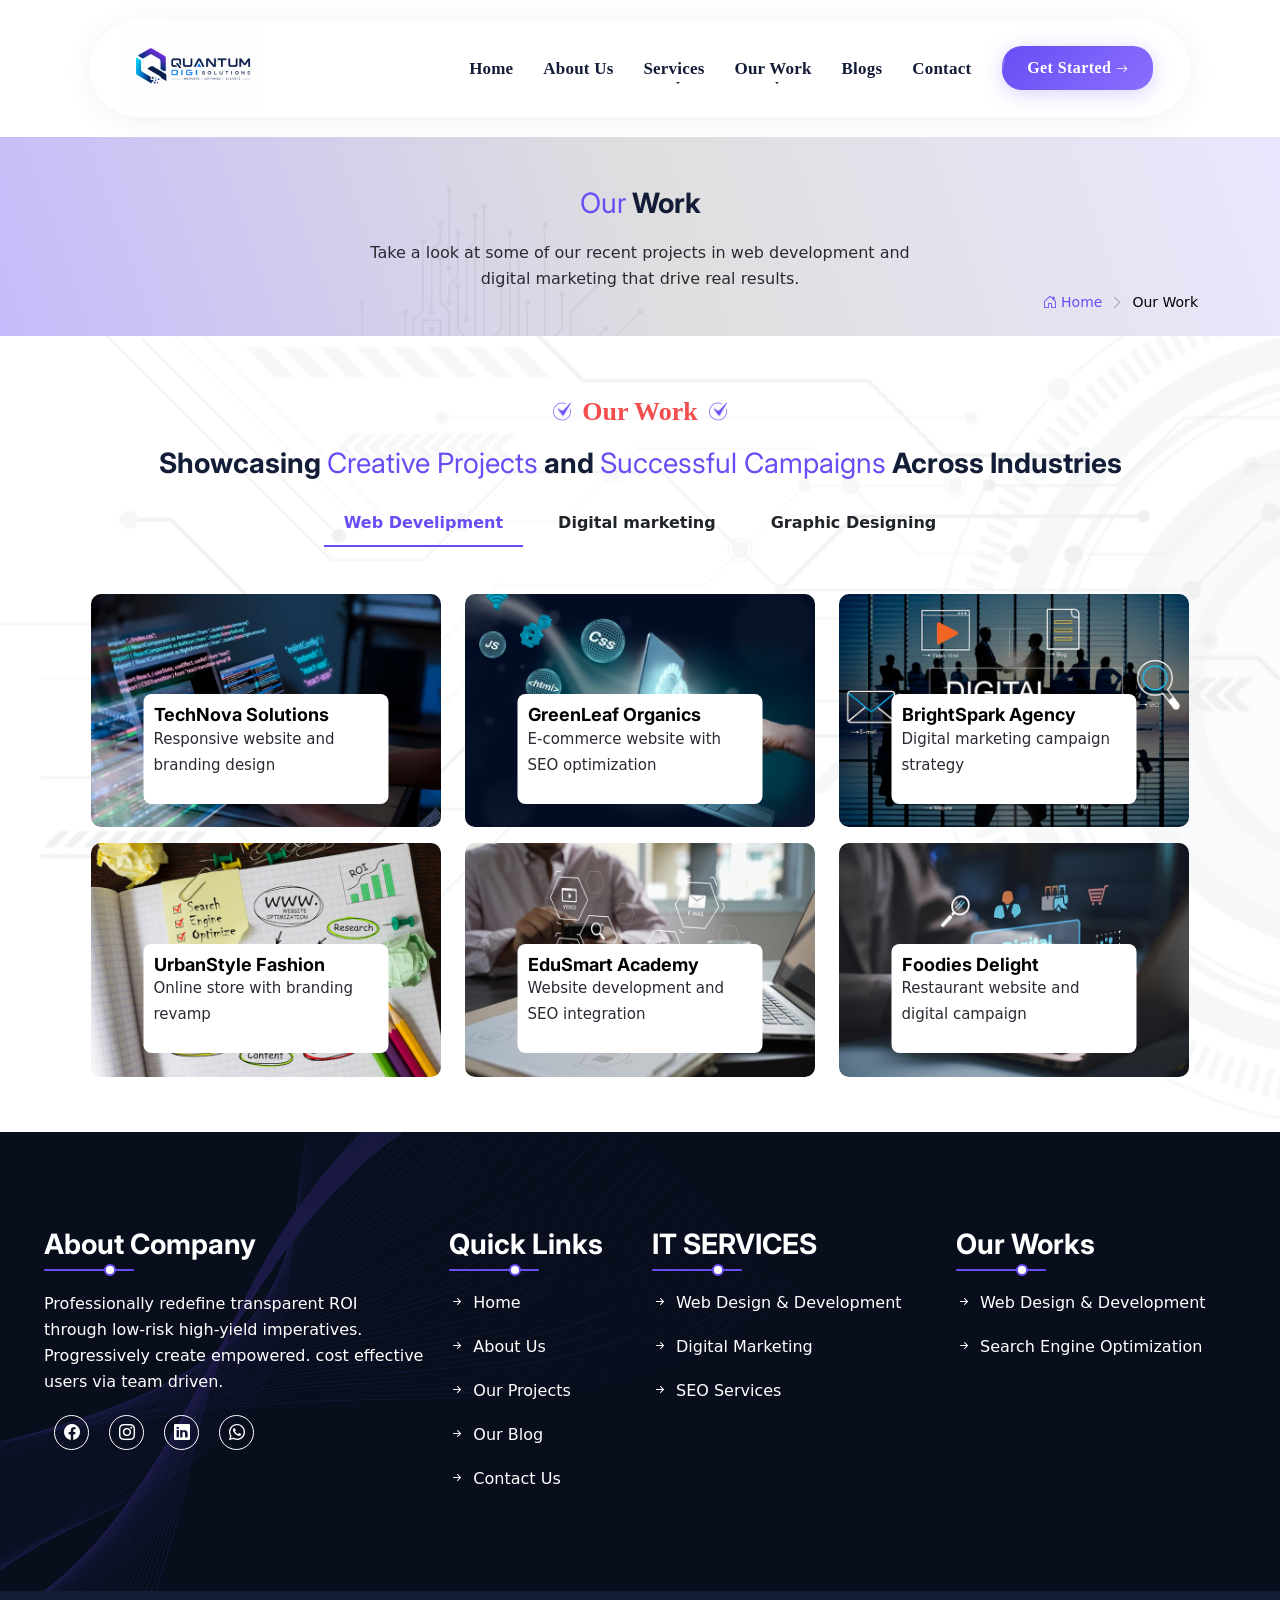
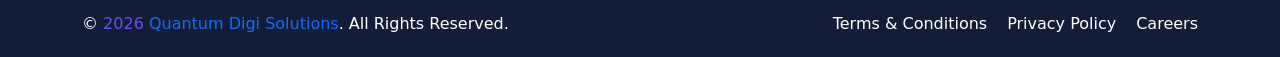
<file: project.html>
<!DOCTYPE html>
<html lang="en">

<head>
    <meta charset="UTF-8">
    <meta name="viewport" content="width=device-width, initial-scale=1.0">
    <title>Our Works </title>

    <!-- head -->
   <!-- Bootstrap CSS -->
<link href="https://cdn.jsdelivr.net/npm/bootstrap@5.3.3/dist/css/bootstrap.min.css" rel="stylesheet">
<!-- Bootstrap Icons CSS -->
<link rel="stylesheet" href="https://cdn.jsdelivr.net/npm/bootstrap-icons@1.11.1/font/bootstrap-icons.css">
<!-- FancyBox CSS -->
<link rel="stylesheet" href="https://cdn.jsdelivr.net/npm/@fancyapps/ui@5.0/dist/fancybox/fancybox.css">


<!-- Owl Carousel CSS -->
<link rel="stylesheet" href="https://cdnjs.cloudflare.com/ajax/libs/OwlCarousel2/2.3.4/assets/owl.carousel.min.css" />
<link rel="stylesheet" href="https://cdnjs.cloudflare.com/ajax/libs/OwlCarousel2/2.3.4/assets/owl.theme.default.min.css" />

<!-- local css -->
<link rel="stylesheet" href="./assets/css/style.css" />
<link rel="stylesheet" href="./assets/css/responsive.css" />
</head>

<body>

    <div class="page-wrap">

        <!-- header -->
      <!-- Scroll to Top Button -->
<button id="scrollTopBtn" aria-label="Scroll to top" title="Go to top">
    <i class="bi bi-arrow-up" aria-hidden="true"></i>
</button>

<!-- Preloader (Commented) -->
<!-- <div id="custom-preloader">
    <div class="loader-wrapper">
        <div class="circle"></div>
        <div class="circle"></div>
        <div class="circle"></div>
        <div class="shadow"></div>
        <div class="shadow"></div>
        <div class="shadow"></div>
    </div>
</div> -->

<!-- Header -->
<header role="banner">
    <nav class="navbar navbar-expand-lg" aria-label="Main navigation">
        <div class="container">
            <!-- Logo -->
            <a class="navbar-brand" href="index.html" title="Quantum Digi Solutions - Home" aria-label="Quantum Digi Solutions Home">
                <img src="./assets/image/logo-1.png"
                     class="img-fluid"
                     width="70"
                     height="70"
                     alt="Quantum Digi Solutions Logo"
                     loading="lazy">
            </a>

            <!-- Mobile Toggle Button -->
            <button class="navbar-toggler" type="button" data-bs-toggle="offcanvas" data-bs-target="#offcanvasNavbar" aria-controls="offcanvasNavbar" aria-label="Toggle navigation menu">
                <i class="bi bi-list" aria-hidden="true"></i>
            </button>

            <!-- Desktop Navigation -->
            <div class="collapse navbar-collapse justify-content-end d-none d-lg-flex" id="navbarNav">
                <ul class="navbar-nav me-3">
                    <li class="nav-item">
                        <a class="nav-link html" href="index.html">
                            <span>Home</span>
                        </a>
                    </li>
                    <li class="nav-item">
                        <a class="nav-link " href="about.html">
                            <span>About Us</span>
                        </a>
                    </li>

                    <!-- Services Dropdown -->
                    <li class="nav-item dropdown">
                        <a class="nav-link dropdown-toggle" 
                           href="#" id="servicesDropdown" role="button" data-bs-toggle="dropdown" aria-expanded="false">
                            <span>Services</span>
                        </a>
                        <ul class="dropdown-menu" aria-labelledby="servicesDropdown">
                            <li><a class="dropdown-item " href="web-development.html">
                                <i class="bi bi-code-slash" aria-hidden="true"></i> Web Development
                            </a></li>
                            <li><a class="dropdown-item " href="social-media-marketing.html">
                                <i class="bi bi-share" aria-hidden="true"></i> Social Media Marketing
                            </a></li>
                            <li><a class="dropdown-item " href="search-engine-optimization.html">
                                <i class="bi bi-graph-up" aria-hidden="true"></i> SEO Services
                            </a></li>
                        </ul>
                    </li>

                    <!-- Our Work Dropdown -->
                    <li class="nav-item dropdown">
                        <a class="nav-link dropdown-toggle " 
                           href="#" id="workDropdown" role="button" data-bs-toggle="dropdown" aria-expanded="false">
                            <span>Our Work</span>
                        </a>
                        <ul class="dropdown-menu" aria-labelledby="workDropdown">
                            <li><a class="dropdown-item " href="work-web-development.html">
                                <i class="bi bi-laptop" aria-hidden="true"></i> Web Development
                            </a></li>
                            <li><a class="dropdown-item " href="work-digital-marketing.html">
                                <i class="bi bi-megaphone" aria-hidden="true"></i> Digital Marketing
                            </a></li>
                        </ul>
                    </li>

                    <li class="nav-item">
                        <a class="nav-link " href="blog.html">
                            <span>Blogs</span>
                        </a>
                    </li>
                    <li class="nav-item">
                        <a class="nav-link " href="contact.html">
                            <span>Contact</span>
                        </a>
                    </li>
                </ul>
                <a href="contact.html" class="nav-cta-btn">
                    <span>Get Started</span>
                    <i class="bi bi-arrow-right" aria-hidden="true"></i>
                </a>
            </div>

            <!-- Mobile Offcanvas Navigation -->
            <div class="offcanvas offcanvas-start d-lg-none" tabindex="-1" id="offcanvasNavbar" aria-labelledby="offcanvasNavbarLabel">
                <div class="offcanvas-header">
                    <a class="navbar-brand" href="index.html">
                        <img src="./assets/image/logo-.png" class="img-fluid" alt="Company Logo" loading="lazy" width="60" height="60">
                    </a>
                    <button type="button" class="btn-close" data-bs-dismiss="offcanvas" aria-label="Close navigation menu"></button>
                </div>
                <div class="offcanvas-body d-flex flex-column justify-content-between">
                    <ul class="navbar-nav flex-grow-1 my-3">
                        <li class="nav-item">
                            <a class="nav-link html" href="index.html">
                                <i class="bi bi-house-door" aria-hidden="true"></i> Home
                            </a>
                        </li>
                        <li class="nav-item">
                            <a class="nav-link " href="about.html">
                                <i class="bi bi-people" aria-hidden="true"></i> About Us
                            </a>
                        </li>
                        
                        <!-- Mobile Services Dropdown -->
                        <li class="nav-item dropdown">
                            <a class="nav-link dropdown-toggle " 
                               href="#" id="mobileServicesDropdown" role="button" data-bs-toggle="dropdown" aria-expanded="false">
                                <i class="bi bi-grid" aria-hidden="true"></i> Services
                            </a>
                            <ul class="dropdown-menu" aria-labelledby="mobileServicesDropdown">
                                <li><a class="dropdown-item " href="web-development.html">
                                    <i class="bi bi-code-slash" aria-hidden="true"></i> Web Development
                                </a></li>
                                <li><a class="dropdown-item " href="social-media-marketing.html">
                                    <i class="bi bi-share" aria-hidden="true"></i> Social Media Marketing
                                </a></li>
                                <li><a class="dropdown-item " href="search-engine-optimization.html">
                                    <i class="bi bi-graph-up" aria-hidden="true"></i> SEO Services
                                </a></li>
                                <li><a class="dropdown-item " href="graphic-designing.html">
                                    <i class="bi bi-brush" aria-hidden="true"></i> Graphic Design
                                </a></li>
                            </ul>
                        </li>
                        
                        <!-- Mobile Our Work Dropdown -->
                        <li class="nav-item dropdown">
                            <a class="nav-link dropdown-toggle " 
                               href="#" id="mobileWorkDropdown" role="button" data-bs-toggle="dropdown" aria-expanded="false">
                                <i class="bi bi-briefcase" aria-hidden="true"></i> Our Work
                            </a>
                            <ul class="dropdown-menu" aria-labelledby="mobileWorkDropdown">
                                <li><a class="dropdown-item " href="work-web-development.html">
                                    <i class="bi bi-laptop" aria-hidden="true"></i> Web Development
                                </a></li>
                                <li><a class="dropdown-item " href="work-digital-marketing.html">
                                    <i class="bi bi-megaphone" aria-hidden="true"></i> Digital Marketing
                                </a></li>
                                <li><a class="dropdown-item " href="work-graphic-designing.html">
                                    <i class="bi bi-brush" aria-hidden="true"></i> Graphic Designing
                                </a></li>
                            </ul>
                        </li>
                        
                        <li class="nav-item">
                            <a class="nav-link " href="blog.html">
                                <i class="bi bi-newspaper" aria-hidden="true"></i> Blogs
                            </a>
                        </li>
                        <li class="nav-item">
                            <a class="nav-link " href="contact.html">
                                <i class="bi bi-envelope" aria-hidden="true"></i> Contact
                            </a>
                        </li>
                    </ul>
                    
                    <!-- Offcanvas Footer -->
                    <div class="offcanvas-footer mt-3">
                        <div class="offcanvas-contact">
                            <a href="tel:+919876543210" class="footer-contact" title="Call us">
                                <i class="bi bi-telephone-fill" aria-hidden="true"></i>
                                <span>+91 98765 43210</span>
                            </a>
                            <a href="mailto:info@example.com" class="footer-contact" title="Email us">
                                <i class="bi bi-envelope-fill" aria-hidden="true"></i>
                                <span>info@example.com</span>
                            </a>
                            <a href="https://goo.gl/maps/example" target="_blank" class="footer-contact" title="Find us on Google Maps" rel="noopener noreferrer">
                                <i class="bi bi-geo-alt-fill" aria-hidden="true"></i>
                                <span>123 Main Street, City</span>
                            </a>
                        </div>
                        <div class="offcanvas-social">
                            <a href="https://www.facebook.com/login" target="_blank" class="social-icon" title="Follow us on Facebook" rel="noopener noreferrer" aria-label="Facebook">
                                <i class="bi bi-facebook" aria-hidden="true"></i>
                            </a>
                            <a href="https://twitter.com/login" target="_blank" class="social-icon" title="Follow us on Twitter" rel="noopener noreferrer" aria-label="Twitter">
                                <i class="bi bi-twitter-x" aria-hidden="true"></i>
                            </a>
                            <a href="https://www.instagram.com/accounts/login/" target="_blank" class="social-icon" title="Follow us on Instagram" rel="noopener noreferrer" aria-label="Instagram">
                                <i class="bi bi-instagram" aria-hidden="true"></i>
                            </a>
                            <a href="https://www.linkedin.com/login" target="_blank" class="social-icon" title="Connect with us on LinkedIn" rel="noopener noreferrer" aria-label="LinkedIn">
                                <i class="bi bi-linkedin" aria-hidden="true"></i>
                            </a>
                        </div>
                    </div>
                </div>
            </div>
        </div>
    </nav>
</header>

<!-- Sticky Navbar Script -->
<script>
    (function() {
        'use strict';
        
        const navbar = document.querySelector('.navbar');
        
        if (navbar) {
            let stickyOffset = navbar.offsetTop;
            
            const updateOffset = function() {
                stickyOffset = navbar.offsetTop;
            };
            
            let isScrolling = false;
            const handleScroll = function() {
                if (!isScrolling) {
                    window.requestAnimationFrame(function() {
                        if (window.pageYOffset > stickyOffset) {
                            navbar.classList.add('sticky');
                        } else {
                            navbar.classList.remove('sticky');
                        }
                        isScrolling = false;
                    });
                    isScrolling = true;
                }
            };
            
            window.addEventListener('scroll', handleScroll, { passive: true });
            window.addEventListener('resize', updateOffset, { passive: true });
            handleScroll();
        }
    })();
</script>

<!-- ============================================================
     HEADER STYLES - REDUCED HEIGHT & FONT SIZE
     ============================================================ -->
<style>
/* Google Fonts Import */
@import url('https://fonts.googleapis.com/css2?family=Inter:wght@400;500;600;700;800&family=Plus+Jakarta+Sans:wght@400;500;600;700;800&family=Space+Grotesk:wght@400;500;600;700&display=swap');

/* ============================================================
   HEADER STYLES - REDUCED HEIGHT & FONT SIZE
   ============================================================ */

/* Navbar Base - Reduced padding */
.navbar {
    margin: 15px 250px;
    border-radius: 80px;
    padding: 4px 24px;
    transition: all 0.4s cubic-bezier(0.25, 0.46, 0.45, 0.94);
    background: rgba(255, 255, 255, 0.92);
    backdrop-filter: blur(20px);
    -webkit-backdrop-filter: blur(20px);
    z-index: 999;
    box-shadow: 0 4px 30px rgba(0, 0, 0, 0.06);
    border: 1px solid rgba(255, 255, 255, 0.3);
    min-height: 52px;
}

.navbar.sticky {
    position: fixed;
    top: 0;
    left: 0;
    right: 0;
    margin: 0 auto;
    border-radius: 0;
    padding: 6px 24px;
    background: rgba(255, 255, 255, 0.98);
    backdrop-filter: blur(20px);
    -webkit-backdrop-filter: blur(20px);
    box-shadow: 0 4px 40px rgba(104, 77, 244, 0.10);
    border-bottom: 2px solid rgba(104, 77, 244, 0.08);
    min-height: 48px;
}

/* Logo - Reduced size */
.navbar-brand {
    padding: 0;
    margin-right: 16px;
}

.navbar-brand img{
    width: 130px;
    height: auto;
    object-fit: contain;
}

.navbar-brand:hover img {
    transform: scale(1.05);
}

/* ============================================================
   NAVIGATION LINKS - Smaller Font
   ============================================================ */
.navbar-nav .nav-link {
    position: relative;
    font-family: 'Plus Jakarta Sans', -apple-system, BlinkMacSystemFont, sans-serif;
    font-weight: 600;
    font-size: 11px;
    color: #1a1a2e;
    padding: 4px 10px;
    margin: 0 1px;
    transition: all 0.3s ease;
    letter-spacing: 0.2px;
    text-transform: none;
}

.navbar-nav .nav-link span {
    position: relative;
    z-index: 1;
}

/* Active & Hover Underline */
.navbar-nav .nav-link::after {
    content: '';
    position: absolute;
    bottom: 1px;
    left: 50%;
    transform: translateX(-50%);
    width: 0;
    height: 2px;
    background: linear-gradient(90deg, #684DF4, #8B6FFF);
    border-radius: 4px;
    transition: all 0.4s cubic-bezier(0.25, 0.46, 0.45, 0.94);
}

.navbar-nav .nav-link:hover::after,
.navbar-nav .nav-link.active::after {
    width: 50%;
}

.navbar-nav .nav-link:hover {
    color: #684DF4;
}

.navbar-nav .nav-link.active {
    color: #684DF4;
    font-weight: 700;
}

/* ============================================================
   DROPDOWN - Compact
   ============================================================ */
.nav-item.dropdown {
    position: relative;
}

.nav-item.dropdown .dropdown-toggle::after {
    transition: transform 0.3s ease;
    margin-left: 4px;
    font-size: 8px;
}

.nav-item.dropdown:hover .dropdown-toggle::after {
    transform: rotate(180deg);
}
@media (max-width: 768px) {
    .mobile-menu {
        position: fixed;
        top: 0;
        left: 0;
        width: 100%;
        height: 100vh;
        z-index: 9999;
        background: #fff;
    }
}
.dropdown-menu {
    background: rgba(255, 255, 255, 0.98);
    backdrop-filter: blur(20px);
    -webkit-backdrop-filter: blur(20px);
    border: 1px solid rgba(104, 77, 244, 0.10);
    border-radius: 12px;
    padding: 6px 4px;
    margin-top: 8px;
    min-width: 190px;
    box-shadow: 0 20px 60px rgba(0, 0, 0, 0.10);
    animation: dropdownFade 0.3s ease forwards;
    transform-origin: top center;
}

@keyframes dropdownFade {
    0% {
        opacity: 0;
        transform: translateY(-8px) scale(0.95);
    }
    100% {
        opacity: 1;
        transform: translateY(0) scale(1);
    }
}

.dropdown-item {
    font-family: 'Plus Jakarta Sans', -apple-system, BlinkMacSystemFont, sans-serif;
    font-size: 11px;
    font-weight: 500;
    color: #1a1a2e;
    padding: 6px 12px;
    border-radius: 8px;
    transition: all 0.3s ease;
    display: flex;
    align-items: center;
    gap: 8px;
    letter-spacing: 0.2px;
}

.dropdown-item i {
    font-size: 13px;
    color: #684DF4;
    transition: transform 0.3s ease;
}

.dropdown-item:hover {
    background: rgba(104, 77, 244, 0.08);
    color: #684DF4;
    transform: translateX(3px);
}

.dropdown-item:hover i {
    transform: scale(1.2) rotate(-5deg);
}

.dropdown-item.active {
    background: rgba(104, 77, 244, 0.12);
    color: #684DF4;
    font-weight: 600;
}

/* ============================================================
   CTA BUTTON - Compact & Smaller Font
   ============================================================ */
.nav-cta-btn {
    display: inline-flex;
    align-items: center;
    gap: 5px;
    font-family: 'Plus Jakarta Sans', -apple-system, BlinkMacSystemFont, sans-serif;
    font-weight: 700;
    font-size: 11px;
    color: #fff !important;
    background: linear-gradient(135deg, #684DF4, #8B6FFF);
    padding: 6px 16px;
    border-radius: 50px;
    transition: all 0.4s cubic-bezier(0.34, 1.56, 0.64, 1);
    box-shadow: 0 4px 20px rgba(104, 77, 244, 0.25);
    text-decoration: none !important;
    letter-spacing: 0.4px;
    text-transform: none;
}

.nav-cta-btn:hover {
    transform: translateY(-2px) scale(1.02);
    box-shadow: 0 8px 30px rgba(104, 77, 244, 0.35);
    color: #fff !important;
}

.nav-cta-btn i {
    transition: transform 0.3s ease;
    font-size: 12px;
}

.nav-cta-btn:hover i {
    transform: translateX(4px) rotate(-20deg);
}

/* ============================================================
   MOBILE TOGGLE - Compact
   ============================================================ */
.navbar-toggler {
    border: none !important;
    padding: 6px 8px;
    background: linear-gradient(135deg, #684DF4, #8B6FFF);
    border-radius: 8px;
    color: #fff !important;
    transition: all 0.3s ease;
    box-shadow: 0 4px 15px rgba(104, 77, 244, 0.20);
}

.navbar-toggler:hover {
    transform: scale(1.05);
    box-shadow: 0 6px 25px rgba(104, 77, 244, 0.30);
}

.navbar-toggler i {
    font-size: 18px;
}

/* ============================================================
   OFFCANVAS
   ============================================================ */
.offcanvas {
    background: #fff;
    width: 300px !important;
    border: none;
    box-shadow: -10px 0 40px rgba(0, 0, 0, 0.08);
}

.offcanvas-header {
    padding: 14px 18px;
    border-bottom: 1px solid rgba(104, 77, 244, 0.06);
}

.offcanvas-header .navbar-brand img {
    width: 42px;
    height: 42px;
}

.offcanvas-body {
    padding: 14px 18px;
}

.offcanvas .nav-link {
    font-family: 'Plus Jakarta Sans', -apple-system, BlinkMacSystemFont, sans-serif;
    font-weight: 500;
    font-size: 12px;
    color: #1a1a2e;
    padding: 8px 12px;
    border-radius: 8px;
    transition: all 0.3s ease;
    display: flex;
    align-items: center;
    gap: 8px;
    letter-spacing: 0.2px;
}

.offcanvas .nav-link i {
    font-size: 14px;
    color: #684DF4;
    width: 20px;
    text-align: center;
    transition: transform 0.3s ease;
}

.offcanvas .nav-link:hover {
    background: rgba(104, 77, 244, 0.06);
    color: #684DF4;
}

.offcanvas .nav-link:hover i {
    transform: scale(1.2);
}

.offcanvas .nav-link.active {
    background: rgba(104, 77, 244, 0.08);
    color: #684DF4;
    font-weight: 600;
}

.offcanvas .dropdown-menu {
    background: transparent;
    border: none;
    padding: 0 0 0 14px;
    margin: 0;
    box-shadow: none;
    animation: none;
}

.offcanvas .dropdown-item {
    font-family: 'Plus Jakarta Sans', -apple-system, BlinkMacSystemFont, sans-serif;
    padding: 5px 12px;
    font-size: 11px;
    font-weight: 500;
}

.offcanvas .dropdown-item i {
    font-size: 11px;
}

/* Offcanvas Footer */
.offcanvas-footer {
    padding-top: 14px;
    border-top: 1px solid rgba(104, 77, 244, 0.08);
}

.offcanvas-contact {
    display: flex;
    flex-direction: column;
    gap: 6px;
    margin-bottom: 14px;
}

.footer-contact {
    display: flex;
    align-items: center;
    gap: 8px;
    font-family: 'Plus Jakarta Sans', -apple-system, BlinkMacSystemFont, sans-serif;
    font-size: 11px;
    font-weight: 500;
    color: #1a1a2e;
    transition: all 0.3s ease;
    text-decoration: none !important;
    letter-spacing: 0.2px;
}

.footer-contact i {
    font-size: 13px;
    color: #684DF4;
    width: 16px;
    transition: transform 0.3s ease;
}

.footer-contact:hover {
    color: #684DF4;
}

.footer-contact:hover i {
    transform: scale(1.2);
}

.offcanvas-social {
    display: flex;
    gap: 8px;
}

.offcanvas-social .social-icon {
    display: flex;
    align-items: center;
    justify-content: center;
    width: 32px;
    height: 32px;
    border-radius: 8px;
    background: rgba(104, 77, 244, 0.06);
    color: #1a1a2e;
    transition: all 0.3s ease;
    text-decoration: none !important;
    font-size: 14px;
}

.offcanvas-social .social-icon:hover {
    background: #684DF4;
    color: #fff;
    transform: translateY(-3px);
    box-shadow: 0 6px 20px rgba(104, 77, 244, 0.25);
}

/* ============================================================
   RESPONSIVE
   ============================================================ */
@media (max-width: 1199px) {
    .navbar {
        margin: 12px 20px;
        padding: 4px 16px;
        border-radius: 20px;
        min-height: 48px;
    }
    
    .navbar-brand img {
        width: 40px;
        height: 40px;
    }
}

@media (max-width: 991px) {
    .navbar {
        margin: 8px 15px;
        padding: 4px 12px;
        border-radius: 16px;
        min-height: 44px;
    }
    
    .navbar-brand img {
        width: 36px;
        height: 36px;
    }
    
    .navbar-nav .nav-link {
        font-size: 10px;
        padding: 4px 8px;
    }
}

@media (max-width: 576px) {
    .navbar {
        margin: 6px 10px;
        padding: 3px 10px;
        border-radius: 12px;
        min-height: 38px;
    }
    
    .navbar-brand img {
        width: 30px;
        height: 30px;
    }
    
    .offcanvas {
        width: 260px !important;
    }
    
    .navbar-nav .nav-link {
        font-size: 10px;
        padding: 3px 6px;
    }
    
    .nav-cta-btn {
        font-size: 9px;
        padding: 4px 10px;
    }
}
</style>

        <main>

            <section>
                <div class="inner-sub-banner">
                    <div class="container">
                        <div class="sub-banner-content">

                            <!-- Heading -->
                            <h2 class="main-head main-"><span>Our</span> Work</h2>

                            <!-- Description -->
                            <p>Take a look at some of our recent projects in web development and digital marketing that drive real results.</p>

                            <!-- Breadcrumb -->
                            <nav class="breadcrumb">
                                <a href="index.php"><i class="bi bi-house-door"></i> Home</a>
                                <span class="separator"><i class="bi bi-chevron-right"></i></span>
                                <span class="current">Our Work</span>
                            </nav>

                            <!-- Optional Banner Overlay Image -->
                            <div class="sub-banner-overlay">
                                <img src="./assets/image/banner/banner-bg.png" class="img-fluid" alt="Our Work Banner">
                            </div>

                        </div>
                    </div>
                </div>
            </section>



            <section>
                <div class="inner-price inner-project">
                    <div class="container-fluid">

                        <div class="price-head text-center">
                            <h4 class="sub-head-1">Our Work</h4>
                            <h2 class="main-head ">Showcasing <span>Creative Projects</span> and <span>Successful Campaigns</span> Across Industries</h2>
                        </div>


                        <div class="price-wrap">

                            <div class="tab-dropdown d-block d-md-none mb-3">
                                <select id="priceTabSelector" class="form-select">
                                    <option value="tab1" selected>Web Development</option>
                                    <option value="tab2">Digital marketing</option>
                                    <option value="tab3">Graphic Design</option>
                                </select>
                            </div>

                            <ul class="tab-nav d-none d-md-flex justify-content-center mb-3">
                                <li class="tab-item active" data-tab="tab1">Web Develipment</li>
                                <li class="tab-item" data-tab="tab2">Digital marketing</li>
                                <li class="tab-item" data-tab="tab3">Graphic Designing</li>
                            </ul>

                            <div class="tab-content">

                                <div class="tab-pane active" id="tab1">

                                    <div class="row">

                                        <!-- Work 1 -->
                                        <div class="col-lg-4 col-md-6 col-sm-12 col-xs-12 mt-3">
                                            <div class="work-card">
                                                <img src="./assets/image/blog/blog-1.png" alt="Work Image">
                                                <div class="work-overlay">
                                                    <a href="#">
                                                        <h2>TechNova Solutions</h2>
                                                        <p>Responsive website and branding design</p>
                                                    </a>
                                                </div>
                                                <div class="work-icon-overlay">
                                                    <a href="#"><i class="bi bi-arrow-right"></i></a>
                                                </div>
                                            </div>
                                        </div>

                                        <!-- Work 2 -->
                                        <div class="col-lg-4 col-md-6 col-sm-12 col-xs-12 mt-3">
                                            <div class="work-card">
                                                <img src="./assets/image/blog/blog-2.png" alt="Work Image">
                                                <div class="work-overlay">
                                                    <a href="#">
                                                        <h2>GreenLeaf Organics</h2>
                                                        <p>E-commerce website with SEO optimization</p>
                                                    </a>
                                                </div>
                                                <div class="work-icon-overlay">
                                                    <a href="#"><i class="bi bi-arrow-right"></i></a>
                                                </div>
                                            </div>
                                        </div>

                                        <!-- Work 3 -->
                                        <div class="col-lg-4 col-md-6 col-sm-12 col-xs-12 mt-3">
                                            <div class="work-card">
                                                <img src="./assets/image/blog/blog-3.png" alt="Work Image">
                                                <div class="work-overlay">
                                                    <a href="#">
                                                        <h2>BrightSpark Agency</h2>
                                                        <p>Digital marketing campaign strategy</p>
                                                    </a>
                                                </div>
                                                <div class="work-icon-overlay">
                                                    <a href="#"><i class="bi bi-arrow-right"></i></a>
                                                </div>
                                            </div>
                                        </div>

                                        <!-- Work 4 -->
                                        <div class="col-lg-4 col-md-6 col-sm-12 col-xs-12 mt-3">
                                            <div class="work-card">
                                                <img src="./assets/image/blog/blog-4.png" alt="Work Image">
                                                <div class="work-overlay">
                                                    <a href="#">
                                                        <h2>UrbanStyle Fashion</h2>
                                                        <p>Online store with branding revamp</p>
                                                    </a>
                                                </div>
                                                <div class="work-icon-overlay">
                                                    <a href="#"><i class="bi bi-arrow-right"></i></a>
                                                </div>
                                            </div>
                                        </div>

                                        <!-- Work 5 -->
                                        <div class="col-lg-4 col-md-6 col-sm-12 col-xs-12 mt-3">
                                            <div class="work-card">
                                                <img src="./assets/image/blog/blog-5.png" alt="Work Image">
                                                <div class="work-overlay">
                                                    <a href="#">
                                                        <h2>EduSmart Academy</h2>
                                                        <p>Website development and SEO integration</p>
                                                    </a>
                                                </div>
                                                <div class="work-icon-overlay">
                                                    <a href="#"><i class="bi bi-arrow-right"></i></a>
                                                </div>
                                            </div>
                                        </div>

                                        <!-- Work 6 -->
                                        <div class="col-lg-4 col-md-6 col-sm-12 col-xs-12 mt-3">
                                            <div class="work-card">
                                                <img src="./assets/image/blog/blog-6.png" alt="Work Image">
                                                <div class="work-overlay">
                                                    <a href="#">
                                                        <h2>Foodies Delight</h2>
                                                        <p>Restaurant website and digital campaign</p>
                                                    </a>
                                                </div>
                                                <div class="work-icon-overlay">
                                                    <a href="#"><i class="bi bi-arrow-right"></i></a>
                                                </div>
                                            </div>
                                        </div>

                                    </div>


                                </div>


                                <div class="tab-pane" id="tab2">
                                    <div class="row">

                                        <!-- Work 1 -->
                                        <div class="col-lg-4 col-md-6 col-sm-12 col-xs-12 mt-3">
                                            <div class="work-card">
                                                <img src="./assets/image/blog/blog-1.png" alt="Work Image">
                                                <div class="work-overlay">
                                                    <a href="#">
                                                        <h2>SocialBuzz Agency</h2>
                                                        <p>Social media campaign management</p>
                                                    </a>
                                                </div>
                                                <div class="work-icon-overlay">
                                                    <a href="#"><i class="bi bi-arrow-right"></i></a>
                                                </div>
                                            </div>
                                        </div>

                                        <!-- Work 2 -->
                                        <div class="col-lg-4 col-md-6 col-sm-12 col-xs-12 mt-3">
                                            <div class="work-card">
                                                <img src="./assets/image/blog/blog-2.png" alt="Work Image">
                                                <div class="work-overlay">
                                                    <a href="#">
                                                        <h2>AdPro Marketing</h2>
                                                        <p>Google ads optimization strategies</p>
                                                    </a>
                                                </div>
                                                <div class="work-icon-overlay">
                                                    <a href="#"><i class="bi bi-arrow-right"></i></a>
                                                </div>
                                            </div>
                                        </div>

                                        <!-- Work 3 -->
                                        <div class="col-lg-4 col-md-6 col-sm-12 col-xs-12 mt-3">
                                            <div class="work-card">
                                                <img src="./assets/image/blog/blog-3.png" alt="Work Image">
                                                <div class="work-overlay">
                                                    <a href="#">
                                                        <h2>ContentMasters</h2>
                                                        <p>Content creation for engagement</p>
                                                    </a>
                                                </div>
                                                <div class="work-icon-overlay">
                                                    <a href="#"><i class="bi bi-arrow-right"></i></a>
                                                </div>
                                            </div>
                                        </div>

                                        <!-- Work 4 -->
                                        <div class="col-lg-4 col-md-6 col-sm-12 col-xs-12 mt-3">
                                            <div class="work-card">
                                                <img src="./assets/image/blog/blog-4.png" alt="Work Image">
                                                <div class="work-overlay">
                                                    <a href="#">
                                                        <h2>EmailBoost</h2>
                                                        <p>Email marketing campaign management</p>
                                                    </a>
                                                </div>
                                                <div class="work-icon-overlay">
                                                    <a href="#"><i class="bi bi-arrow-right"></i></a>
                                                </div>
                                            </div>
                                        </div>

                                        <!-- Work 5 -->
                                        <div class="col-lg-4 col-md-6 col-sm-12 col-xs-12 mt-3">
                                            <div class="work-card">
                                                <img src="./assets/image/blog/blog-5.png" alt="Work Image">
                                                <div class="work-overlay">
                                                    <a href="#">
                                                        <h2>SEO Experts</h2>
                                                        <p>Search engine optimization strategies</p>
                                                    </a>
                                                </div>
                                                <div class="work-icon-overlay">
                                                    <a href="#"><i class="bi bi-arrow-right"></i></a>
                                                </div>
                                            </div>
                                        </div>

                                        <!-- Work 6 -->
                                        <div class="col-lg-4 col-md-6 col-sm-12 col-xs-12 mt-3">
                                            <div class="work-card">
                                                <img src="./assets/image/blog/blog-6.png" alt="Work Image">
                                                <div class="work-overlay">
                                                    <a href="#">
                                                        <h2>BrandWave Digital</h2>
                                                        <p>Full-scale digital marketing campaigns</p>
                                                    </a>
                                                </div>
                                                <div class="work-icon-overlay">
                                                    <a href="#"><i class="bi bi-arrow-right"></i></a>
                                                </div>
                                            </div>
                                        </div>

                                    </div>

                                </div>


                                <div class="tab-pane" id="tab3">
                                    <div class="row">

                                        <!-- Work 1 -->
                                        <div class="col-lg-4 col-md-6 col-sm-12 col-xs-12 mt-3">
                                            <div class="work-card">
                                                <img src="./assets/image/blog/blog-1.png" alt="Work Image">
                                                <div class="work-overlay">
                                                    <a href="#">
                                                        <h2>PixelCraft Studio</h2>
                                                        <p>Logo design and branding</p>
                                                    </a>
                                                </div>
                                                <div class="work-icon-overlay">
                                                    <a href="#"><i class="bi bi-arrow-right"></i></a>
                                                </div>
                                            </div>
                                        </div>

                                        <!-- Work 2 -->
                                        <div class="col-lg-4 col-md-6 col-sm-12 col-xs-12 mt-3">
                                            <div class="work-card">
                                                <img src="./assets/image/blog/blog-2.png" alt="Work Image">
                                                <div class="work-overlay">
                                                    <a href="#">
                                                        <h2>CreativeWave Designs</h2>
                                                        <p>Website UI and graphics</p>
                                                    </a>
                                                </div>
                                                <div class="work-icon-overlay">
                                                    <a href="#"><i class="bi bi-arrow-right"></i></a>
                                                </div>
                                            </div>
                                        </div>

                                        <!-- Work 3 -->
                                        <div class="col-lg-4 col-md-6 col-sm-12 col-xs-12 mt-3">
                                            <div class="work-card">
                                                <img src="./assets/image/blog/blog-3.png" alt="Work Image">
                                                <div class="work-overlay">
                                                    <a href="#">
                                                        <h2>Brandify Studio</h2>
                                                        <p>Brochure and flyer design</p>
                                                    </a>
                                                </div>
                                                <div class="work-icon-overlay">
                                                    <a href="#"><i class="bi bi-arrow-right"></i></a>
                                                </div>
                                            </div>
                                        </div>

                                        <!-- Work 4 -->
                                        <div class="col-lg-4 col-md-6 col-sm-12 col-xs-12 mt-3">
                                            <div class="work-card">
                                                <img src="./assets/image/blog/blog-4.png" alt="Work Image">
                                                <div class="work-overlay">
                                                    <a href="#">
                                                        <h2>Vibrant Pixel Studio</h2>
                                                        <p>Social media graphics design</p>
                                                    </a>
                                                </div>
                                                <div class="work-icon-overlay">
                                                    <a href="#"><i class="bi bi-arrow-right"></i></a>
                                                </div>
                                            </div>
                                        </div>

                                        <!-- Work 5 -->
                                        <div class="col-lg-4 col-md-6 col-sm-12 col-xs-12 mt-3">
                                            <div class="work-card">
                                                <img src="./assets/image/blog/blog-5.png" alt="Work Image">
                                                <div class="work-overlay">
                                                    <a href="#">
                                                        <h2>DesignMinds Studio</h2>
                                                        <p>Packaging and label design</p>
                                                    </a>
                                                </div>
                                                <div class="work-icon-overlay">
                                                    <a href="#"><i class="bi bi-arrow-right"></i></a>
                                                </div>
                                            </div>
                                        </div>

                                        <!-- Work 6 -->
                                        <div class="col-lg-4 col-md-6 col-sm-12 col-xs-12 mt-3">
                                            <div class="work-card">
                                                <img src="./assets/image/blog/blog-6.png" alt="Work Image">
                                                <div class="work-overlay">
                                                    <a href="#">
                                                        <h2>CreativeHub Agency</h2>
                                                        <p>Infographics and visual content</p>
                                                    </a>
                                                </div>
                                                <div class="work-icon-overlay">
                                                    <a href="#"><i class="bi bi-arrow-right"></i></a>
                                                </div>
                                            </div>
                                        </div>

                                    </div>

                                </div>

                            </div>

                        </div>


                    </div>
                </div>
            </section>



        </main>

        <!-- Footer -->
           <footer>
        <div class="footer-wrap">

            <div class="container-fluid">

                <div class="row">

                    <div class="col-xl-4 col-lg-3 col-md-6 mt-3">
                        <div class="foot-content">
                            <h3>About Company</h3>
                            <div>
                                <p>Professionally redefine transparent ROI through low-risk
                                    high-yield imperatives. Progressively create empowered. cost effective users via
                                    team driven.</p>
                                <div class="footer-social">
    <!-- Facebook -->
    <a href="https://www.facebook.com/share/15zJkTiy8n6/?mibextid=wwXIfr" target="_blank">
        <i class="bi bi-facebook"></i>
    </a>

    <!-- Instagram -->
    <a href="https://www.instagram.com/quantum_digisolutions/" target="_blank">
        <i class="bi bi-instagram"></i>
    </a>

    <!-- LinkedIn -->
    <a href="https://www.linkedin.com/in/quantum-digi-solutions-038550422/" target="_blank">
        <i class="bi bi-linkedin"></i>
    </a>

    <!-- WhatsApp -->
    <a href="https://wa.me/918144876782" target="_blank">
        <i class="bi bi-whatsapp"></i>
    </a>

    
</div>
                            </div>
                        </div>
                    </div>

                    <div class="col-xl-2 col-lg-3 col-md-6  mt-3">
                        <div class="foot-content">
                            <h3>Quick Links</h3>
                            <ul>
                                <li><a href="index.html"><i class="bi bi-arrow-right-short"></i>Home</a></li>
                                <li><a href="about.html"><i class="bi bi-arrow-right-short"></i>About Us</a></li>
                                <li><a href="project.html"><i class="bi bi-arrow-right-short"></i> Our Projects</a></li>
                                <li><a href="blog.html"><i class="bi bi-arrow-right-short"></i>Our Blog</a></li>
                                <li><a href="contact.html"><i class="bi bi-arrow-right-short"></i> Contact Us</a></li>
                            </ul>
                        </div>
                    </div>

                    <div class="col-xl-3 col-lg-3 col-md-6  mt-3">
                        <div class="foot-content">
                            <h3>IT SERVICES</h3>
                            <ul class="menu">
                                <li><a href="web-development.html"><i class="bi bi-arrow-right-short"></i> Web Design & Development</a></li>
                                <li><a href="social-media-marketing.html"><i class="bi bi-arrow-right-short"></i> Digital Marketing</a></li>
                                <li><a href="search-engine-optimization.html"><i class="bi bi-arrow-right-short"></i> SEO Services</a></li>
                              
                            </ul>
                        </div>
                    </div>

                    <div class="col-xl-3 col-lg-3 col-md-6  mt-3">
                        <div class="foot-content">
                            <h3>Our Works</h3>
                            <ul class="menu">
                                <li><a href="work-web-development.html"><i class="bi bi-arrow-right-short"></i> Web Design & Development</a></li>
                                <li><a href="work-digital-marketing.html"><i class="bi bi-arrow-right-short"></i> Search Engine Optimization</a></li>
                                
                            </ul>
                        </div>
                    </div>

                </div>

            </div>

        </div>

       <div class="copyright-wrap">
        <div class="container">
            <div class="row justify-content-between align-items-center">
                <div class="col-lg-6 col-md-6 col-sm-12 text-center text-md-start">
                    <p class="copyright-text">
                        &copy; <span id="currentYear"></span> 
                        <a href="index.html" class="copyright-brand">Quantum Digi Solutions</a>. 
                        All Rights Reserved.
                    </p>
                </div>

                <div class="col-lg-6 col-md-6 col-sm-12">
                    <div class="footer-links">
                        <ul>
                            <li><a href="coming.html">Terms & Conditions</a></li>
                            <li><a href="coming.html">Privacy Policy</a></li>
                            <li><a href="coming.html">Careers</a></li>
                        </ul>
                    </div>
                </div>
            </div>
        </div>
    </div>


        <div class="footer-left">
            <img src="./assets/image/home/footer-left.svg" class="img-fluid" alt="shape">
        </div>
        <!-- <div class="shape-right">
            <div class="particle-1" id="particle-5"></div>
        </div>  -->
    </footer>

    </div>

    <!-- Script -->
   <!-- Bootstrap JS Bundle (Popper included) -->
<script src="https://cdn.jsdelivr.net/npm/bootstrap@5.3.3/dist/js/bootstrap.bundle.min.js"></script>
<!-- Include jQuery and Owl Carousel -->
<script src="https://cdnjs.cloudflare.com/ajax/libs/jquery/3.6.0/jquery.min.js"></script>
<script src="https://cdnjs.cloudflare.com/ajax/libs/OwlCarousel2/2.3.4/owl.carousel.min.js"></script>

<!-- FancyBox JS -->
<script src="https://cdn.jsdelivr.net/npm/@fancyapps/ui@5.0/dist/fancybox/fancybox.umd.js"></script>

<script src="../assets/css/particles-config.js"></script>
<!-- year js -->
<script>
    document.getElementById('currentYear').textContent = new Date().getFullYear();
</script>

<!-- navbar active script -->
<script>
    const navLinks = document.querySelectorAll('.navbar-nav .nav-link');
    navLinks.forEach(link => {
        link.addEventListener('click', function() {
            navLinks.forEach(l => l.classList.remove('active'));
            this.classList.add('active');
        });
    });
    const currentUrl = window.location.href;
    navLinks.forEach(link => {
        if (link.href === currentUrl) {
            link.classList.add('active');
        }
    });
</script>

<!-- navbar fixed stickey -->
<!-- <script>
    const navbar = document.querySelector('.navbar');

    window.addEventListener('scroll', () => {
        if (window.scrollY > 50) {
            navbar.classList.add('navbarfix');
        } else {
            navbar.classList.remove('navbarfix');
        }
    });
</script> -->


<!-- testimonial carousel -->
<script>
    $('.testimonial-carousel').owlCarousel({
        loop: true,
        margin: 20,
        items: 2,
        dots: false,
        autoplay: true,
        autoplayTimeout: 5000,
        smartSpeed: 800,
        responsive: {
            0: {
                items: 1
            },
            768: {
                items: 2
            }
        }
    });
    $('.custom-next').click(function() {
        $('.testimonial-carousel').trigger('next.owl.carousel');
    });
    $('.custom-prev').click(function() {
        $('.testimonial-carousel').trigger('prev.owl.carousel');
    });
</script>

<!-- price tab link js -->
<script>
    const priceWrap = document.querySelector('.price-wrap');

    const desktopTabs = priceWrap.querySelectorAll('.tab-item');
    const tabPanes = priceWrap.querySelectorAll('.tab-pane');

    desktopTabs.forEach(tab => {
        tab.addEventListener('click', () => {
            desktopTabs.forEach(t => t.classList.remove('active'));
            tab.classList.add('active');

            tabPanes.forEach(p => p.classList.remove('active'));
            priceWrap.querySelector(`#${tab.dataset.tab}`).classList.add('active');

            const dropdown = priceWrap.querySelector('#priceTabSelector');
            dropdown.value = tab.dataset.tab;
        });
    });
    const tabSelector = priceWrap.querySelector('#priceTabSelector');
    tabSelector.addEventListener('change', (e) => {
        tabPanes.forEach(p => p.classList.remove('active'));
        priceWrap.querySelector(`#${e.target.value}`).classList.add('active');

        desktopTabs.forEach(t => t.classList.remove('active'));
        const desktopTab = priceWrap.querySelector(`.tab-item[data-tab="${e.target.value}"]`);
        if (desktopTab) desktopTab.classList.add('active');
    });
</script>

<!-- click to top btn -->
<script>
    const scrollTopBtn = document.getElementById("scrollTopBtn");
    window.addEventListener("scroll", () => {
        if (window.scrollY > 200) {
            scrollTopBtn.style.display = "flex";
        } else {
            scrollTopBtn.style.display = "none";
        }
    });

    scrollTopBtn.addEventListener("click", () => {
        window.scrollTo({
            top: 0,
            behavior: "smooth"
        });
    });
</script>

<!-- preloader -->
<script>
 
    window.addEventListener('load', () => {
        setTimeout(() => {
            const preloader = document.getElementById('custom-preloader');
            preloader.style.opacity = '0';
            preloader.style.transition = 'opacity 0.5s ease';
            setTimeout(() => {
                preloader.style.display = 'none';
            }, 500); 
        }, 1500); 
    });
</script>

</body>

</html>
</file>
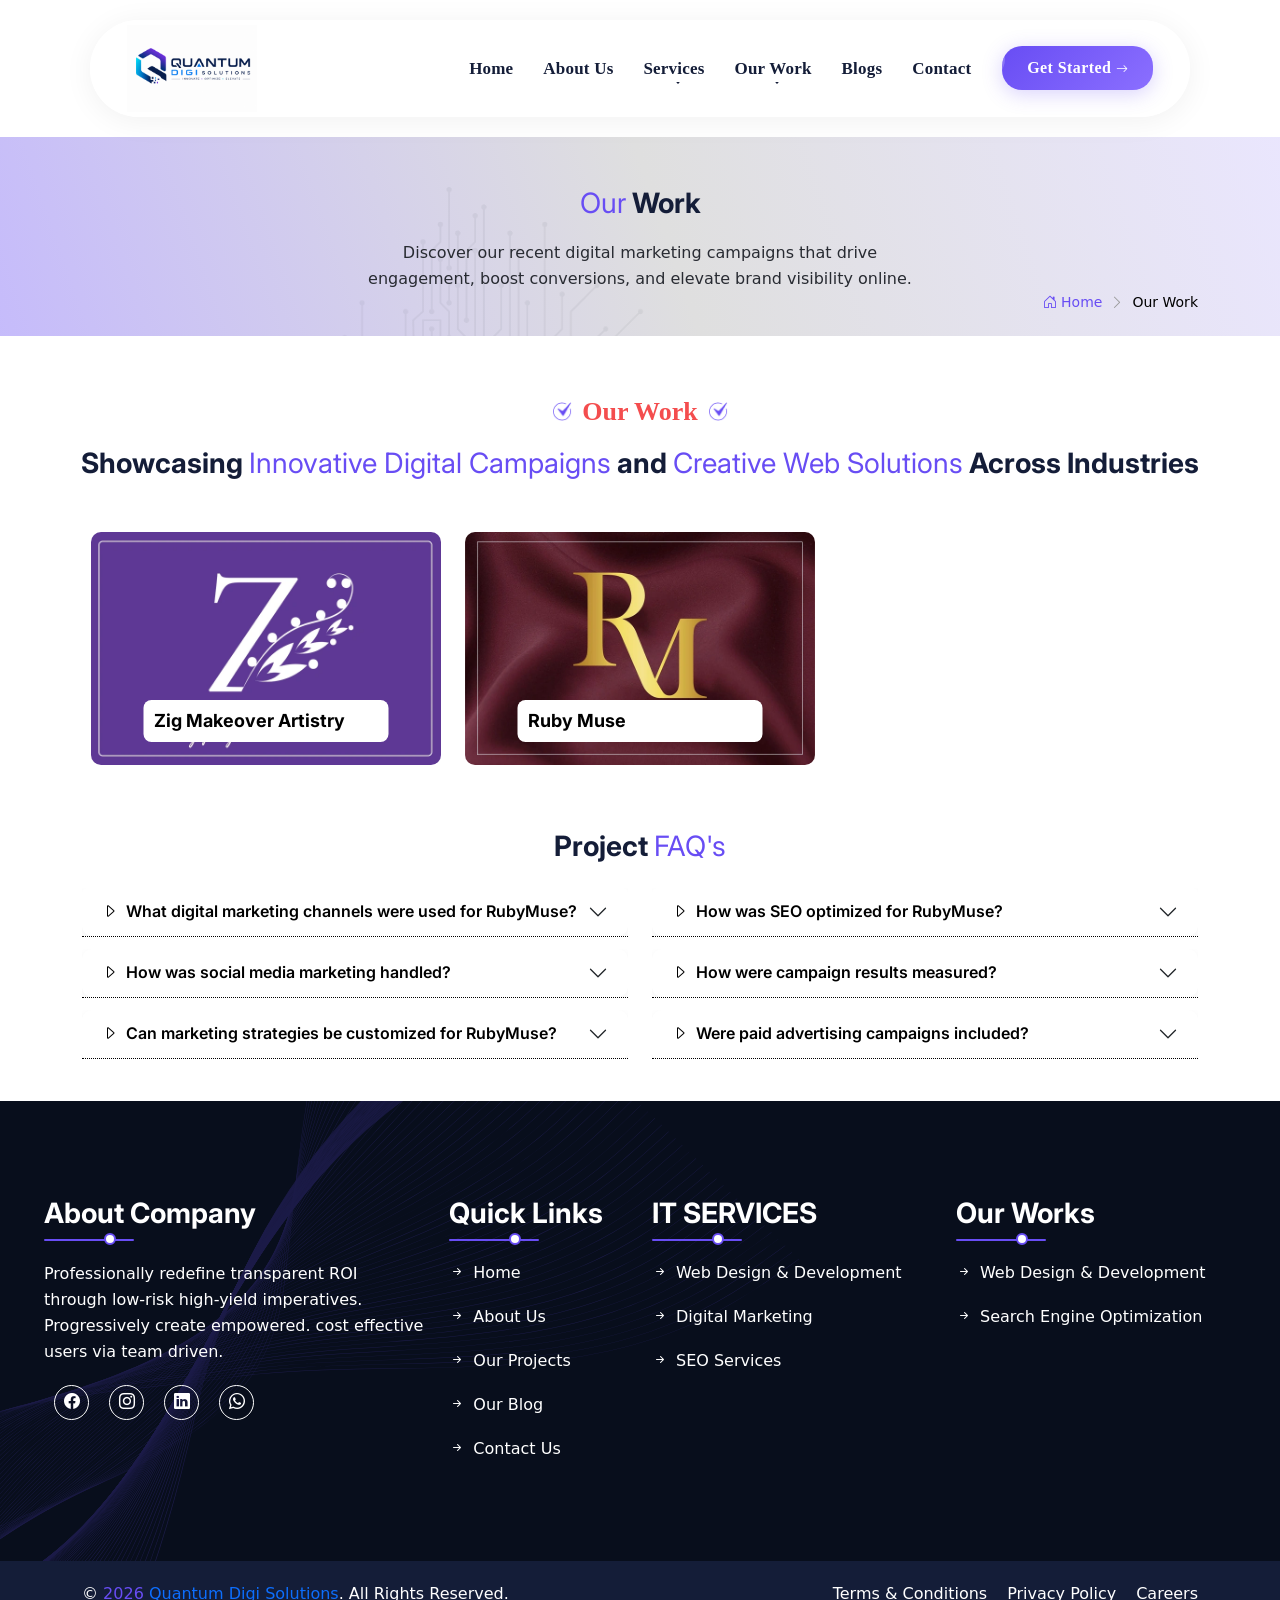
<file: work-digital-marketing.html>
<!DOCTYPE html>
<html lang="en">

<head>
    <meta charset="UTF-8">
    <meta name="viewport" content="width=device-width, initial-scale=1.0">
    <title>Our Digital maeketing Projects </title>

    <!-- head -->
   <!-- Bootstrap CSS -->
<link href="https://cdn.jsdelivr.net/npm/bootstrap@5.3.3/dist/css/bootstrap.min.css" rel="stylesheet">
<!-- Bootstrap Icons CSS -->
<link rel="stylesheet" href="https://cdn.jsdelivr.net/npm/bootstrap-icons@1.11.1/font/bootstrap-icons.css">
<!-- FancyBox CSS -->
<link rel="stylesheet" href="https://cdn.jsdelivr.net/npm/@fancyapps/ui@5.0/dist/fancybox/fancybox.css">


<!-- Owl Carousel CSS -->
<link rel="stylesheet" href="https://cdnjs.cloudflare.com/ajax/libs/OwlCarousel2/2.3.4/assets/owl.carousel.min.css" />
<link rel="stylesheet" href="https://cdnjs.cloudflare.com/ajax/libs/OwlCarousel2/2.3.4/assets/owl.theme.default.min.css" />

<!-- local css -->
<link rel="stylesheet" href="./assets/css/style.css" />
<link rel="stylesheet" href="./assets/css/responsive.css" />
</head>

<body>

    <div class="page-wrap">

        <!-- header -->
       <!-- Scroll to Top Button -->
<button id="scrollTopBtn" aria-label="Scroll to top" title="Go to top">
    <i class="bi bi-arrow-up" aria-hidden="true"></i>
</button>

<!-- Preloader (Commented) -->
<!-- <div id="custom-preloader">
    <div class="loader-wrapper">
        <div class="circle"></div>
        <div class="circle"></div>
        <div class="circle"></div>
        <div class="shadow"></div>
        <div class="shadow"></div>
        <div class="shadow"></div>
    </div>
</div> -->

<!-- Header -->
<header role="banner">
    <nav class="navbar navbar-expand-lg" aria-label="Main navigation">
        <div class="container">
            <!-- Logo -->
            <a class="navbar-brand" href="index.html" title="Quantum Digi Solutions - Home" aria-label="Quantum Digi Solutions Home">
                <img src="./assets/image/logo-1.png"
                     class="img-fluid"
                     width="70"
                     height="70"
                     alt="Quantum Digi Solutions Logo"
                     loading="lazy">
            </a>

            <!-- Mobile Toggle Button -->
            <button class="navbar-toggler" type="button" data-bs-toggle="offcanvas" data-bs-target="#offcanvasNavbar" aria-controls="offcanvasNavbar" aria-label="Toggle navigation menu">
                <i class="bi bi-list" aria-hidden="true"></i>
            </button>

            <!-- Desktop Navigation -->
            <div class="collapse navbar-collapse justify-content-end d-none d-lg-flex" id="navbarNav">
                <ul class="navbar-nav me-3">
                    <li class="nav-item">
                        <a class="nav-link html" href="index.html">
                            <span>Home</span>
                        </a>
                    </li>
                    <li class="nav-item">
                        <a class="nav-link " href="about.html">
                            <span>About Us</span>
                        </a>
                    </li>

                    <!-- Services Dropdown -->
                    <li class="nav-item dropdown">
                        <a class="nav-link dropdown-toggle" 
                           href="#" id="servicesDropdown" role="button" data-bs-toggle="dropdown" aria-expanded="false">
                            <span>Services</span>
                        </a>
                        <ul class="dropdown-menu" aria-labelledby="servicesDropdown">
                            <li><a class="dropdown-item " href="web-development.html">
                                <i class="bi bi-code-slash" aria-hidden="true"></i> Web Development
                            </a></li>
                            <li><a class="dropdown-item " href="social-media-marketing.html">
                                <i class="bi bi-share" aria-hidden="true"></i> Social Media Marketing
                            </a></li>
                            <li><a class="dropdown-item " href="search-engine-optimization.html">
                                <i class="bi bi-graph-up" aria-hidden="true"></i> SEO Services
                            </a></li>
                        </ul>
                    </li>

                    <!-- Our Work Dropdown -->
                    <li class="nav-item dropdown">
                        <a class="nav-link dropdown-toggle " 
                           href="#" id="workDropdown" role="button" data-bs-toggle="dropdown" aria-expanded="false">
                            <span>Our Work</span>
                        </a>
                        <ul class="dropdown-menu" aria-labelledby="workDropdown">
                            <li><a class="dropdown-item " href="work-web-development.html">
                                <i class="bi bi-laptop" aria-hidden="true"></i> Web Development
                            </a></li>
                            <li><a class="dropdown-item " href="work-digital-marketing.html">
                                <i class="bi bi-megaphone" aria-hidden="true"></i> Digital Marketing
                            </a></li>
                        </ul>
                    </li>

                    <li class="nav-item">
                        <a class="nav-link " href="blog.html">
                            <span>Blogs</span>
                        </a>
                    </li>
                    <li class="nav-item">
                        <a class="nav-link " href="contact.html">
                            <span>Contact</span>
                        </a>
                    </li>
                </ul>
                <a href="contact.html" class="nav-cta-btn">
                    <span>Get Started</span>
                    <i class="bi bi-arrow-right" aria-hidden="true"></i>
                </a>
            </div>

            <!-- Mobile Offcanvas Navigation -->
            <div class="offcanvas offcanvas-start d-lg-none" tabindex="-1" id="offcanvasNavbar" aria-labelledby="offcanvasNavbarLabel">
                <div class="offcanvas-header">
                    <a class="navbar-brand" href="index.html">
                        <img src="./assets/image/logo-.png" class="img-fluid" alt="Company Logo" loading="lazy" width="60" height="60">
                    </a>
                    <button type="button" class="btn-close" data-bs-dismiss="offcanvas" aria-label="Close navigation menu"></button>
                </div>
                <div class="offcanvas-body d-flex flex-column justify-content-between">
                    <ul class="navbar-nav flex-grow-1 my-3">
                        <li class="nav-item">
                            <a class="nav-link html" href="index.html">
                                <i class="bi bi-house-door" aria-hidden="true"></i> Home
                            </a>
                        </li>
                        <li class="nav-item">
                            <a class="nav-link " href="about.html">
                                <i class="bi bi-people" aria-hidden="true"></i> About Us
                            </a>
                        </li>
                        
                        <!-- Mobile Services Dropdown -->
                        <li class="nav-item dropdown">
                            <a class="nav-link dropdown-toggle " 
                               href="#" id="mobileServicesDropdown" role="button" data-bs-toggle="dropdown" aria-expanded="false">
                                <i class="bi bi-grid" aria-hidden="true"></i> Services
                            </a>
                            <ul class="dropdown-menu" aria-labelledby="mobileServicesDropdown">
                                <li><a class="dropdown-item " href="web-development.html">
                                    <i class="bi bi-code-slash" aria-hidden="true"></i> Web Development
                                </a></li>
                                <li><a class="dropdown-item " href="social-media-marketing.html">
                                    <i class="bi bi-share" aria-hidden="true"></i> Social Media Marketing
                                </a></li>
                                <li><a class="dropdown-item " href="search-engine-optimization.html">
                                    <i class="bi bi-graph-up" aria-hidden="true"></i> SEO Services
                                </a></li>
                                <li><a class="dropdown-item " href="graphic-designing.html">
                                    <i class="bi bi-brush" aria-hidden="true"></i> Graphic Design
                                </a></li>
                            </ul>
                        </li>
                        
                        <!-- Mobile Our Work Dropdown -->
                        <li class="nav-item dropdown">
                            <a class="nav-link dropdown-toggle " 
                               href="#" id="mobileWorkDropdown" role="button" data-bs-toggle="dropdown" aria-expanded="false">
                                <i class="bi bi-briefcase" aria-hidden="true"></i> Our Work
                            </a>
                            <ul class="dropdown-menu" aria-labelledby="mobileWorkDropdown">
                                <li><a class="dropdown-item " href="work-web-development.html">
                                    <i class="bi bi-laptop" aria-hidden="true"></i> Web Development
                                </a></li>
                                <li><a class="dropdown-item " href="work-digital-marketing.html">
                                    <i class="bi bi-megaphone" aria-hidden="true"></i> Digital Marketing
                                </a></li>
                                <li><a class="dropdown-item " href="work-graphic-designing.html">
                                    <i class="bi bi-brush" aria-hidden="true"></i> Graphic Designing
                                </a></li>
                            </ul>
                        </li>
                        
                        <li class="nav-item">
                            <a class="nav-link " href="blog.html">
                                <i class="bi bi-newspaper" aria-hidden="true"></i> Blogs
                            </a>
                        </li>
                        <li class="nav-item">
                            <a class="nav-link " href="contact.html">
                                <i class="bi bi-envelope" aria-hidden="true"></i> Contact
                            </a>
                        </li>
                    </ul>
                    
                    <!-- Offcanvas Footer -->
                    <div class="offcanvas-footer mt-3">
                        <div class="offcanvas-contact">
                            <a href="tel:+919876543210" class="footer-contact" title="Call us">
                                <i class="bi bi-telephone-fill" aria-hidden="true"></i>
                                <span>+91 98765 43210</span>
                            </a>
                            <a href="mailto:info@example.com" class="footer-contact" title="Email us">
                                <i class="bi bi-envelope-fill" aria-hidden="true"></i>
                                <span>info@example.com</span>
                            </a>
                            <a href="https://goo.gl/maps/example" target="_blank" class="footer-contact" title="Find us on Google Maps" rel="noopener noreferrer">
                                <i class="bi bi-geo-alt-fill" aria-hidden="true"></i>
                                <span>123 Main Street, City</span>
                            </a>
                        </div>
                        <div class="offcanvas-social">
                            <a href="https://www.facebook.com/login" target="_blank" class="social-icon" title="Follow us on Facebook" rel="noopener noreferrer" aria-label="Facebook">
                                <i class="bi bi-facebook" aria-hidden="true"></i>
                            </a>
                            <a href="https://twitter.com/login" target="_blank" class="social-icon" title="Follow us on Twitter" rel="noopener noreferrer" aria-label="Twitter">
                                <i class="bi bi-twitter-x" aria-hidden="true"></i>
                            </a>
                            <a href="https://www.instagram.com/accounts/login/" target="_blank" class="social-icon" title="Follow us on Instagram" rel="noopener noreferrer" aria-label="Instagram">
                                <i class="bi bi-instagram" aria-hidden="true"></i>
                            </a>
                            <a href="https://www.linkedin.com/login" target="_blank" class="social-icon" title="Connect with us on LinkedIn" rel="noopener noreferrer" aria-label="LinkedIn">
                                <i class="bi bi-linkedin" aria-hidden="true"></i>
                            </a>
                        </div>
                    </div>
                </div>
            </div>
        </div>
    </nav>
</header>

<!-- Sticky Navbar Script -->
<script>
    (function() {
        'use strict';
        
        const navbar = document.querySelector('.navbar');
        
        if (navbar) {
            let stickyOffset = navbar.offsetTop;
            
            const updateOffset = function() {
                stickyOffset = navbar.offsetTop;
            };
            
            let isScrolling = false;
            const handleScroll = function() {
                if (!isScrolling) {
                    window.requestAnimationFrame(function() {
                        if (window.pageYOffset > stickyOffset) {
                            navbar.classList.add('sticky');
                        } else {
                            navbar.classList.remove('sticky');
                        }
                        isScrolling = false;
                    });
                    isScrolling = true;
                }
            };
            
            window.addEventListener('scroll', handleScroll, { passive: true });
            window.addEventListener('resize', updateOffset, { passive: true });
            handleScroll();
        }
    })();
</script>

<!-- ============================================================
     HEADER STYLES - REDUCED HEIGHT & FONT SIZE
     ============================================================ -->
<style>
/* Google Fonts Import */
@import url('https://fonts.googleapis.com/css2?family=Inter:wght@400;500;600;700;800&family=Plus+Jakarta+Sans:wght@400;500;600;700;800&family=Space+Grotesk:wght@400;500;600;700&display=swap');

/* ============================================================
   HEADER STYLES - REDUCED HEIGHT & FONT SIZE
   ============================================================ */

/* Navbar Base - Reduced padding */
.navbar {
    margin: 15px 250px;
    border-radius: 80px;
    padding: 4px 24px;
    transition: all 0.4s cubic-bezier(0.25, 0.46, 0.45, 0.94);
    background: rgba(255, 255, 255, 0.92);
    backdrop-filter: blur(20px);
    -webkit-backdrop-filter: blur(20px);
    z-index: 999;
    box-shadow: 0 4px 30px rgba(0, 0, 0, 0.06);
    border: 1px solid rgba(255, 255, 255, 0.3);
    min-height: 52px;
}

.navbar.sticky {
    position: fixed;
    top: 0;
    left: 0;
    right: 0;
    margin: 0 auto;
    border-radius: 0;
    padding: 6px 24px;
    background: rgba(255, 255, 255, 0.98);
    backdrop-filter: blur(20px);
    -webkit-backdrop-filter: blur(20px);
    box-shadow: 0 4px 40px rgba(104, 77, 244, 0.10);
    border-bottom: 2px solid rgba(104, 77, 244, 0.08);
    min-height: 48px;
}

/* Logo - Reduced size */
.navbar-brand {
    padding: 0;
    margin-right: 16px;
}

.navbar-brand img{
    width: 130px;
    height: auto;
    object-fit: contain;
}

.navbar-brand:hover img {
    transform: scale(1.05);
}

/* ============================================================
   NAVIGATION LINKS - Smaller Font
   ============================================================ */
.navbar-nav .nav-link {
    position: relative;
    font-family: 'Plus Jakarta Sans', -apple-system, BlinkMacSystemFont, sans-serif;
    font-weight: 600;
    font-size: 11px;
    color: #1a1a2e;
    padding: 4px 10px;
    margin: 0 1px;
    transition: all 0.3s ease;
    letter-spacing: 0.2px;
    text-transform: none;
}

.navbar-nav .nav-link span {
    position: relative;
    z-index: 1;
}

/* Active & Hover Underline */
.navbar-nav .nav-link::after {
    content: '';
    position: absolute;
    bottom: 1px;
    left: 50%;
    transform: translateX(-50%);
    width: 0;
    height: 2px;
    background: linear-gradient(90deg, #684DF4, #8B6FFF);
    border-radius: 4px;
    transition: all 0.4s cubic-bezier(0.25, 0.46, 0.45, 0.94);
}

.navbar-nav .nav-link:hover::after,
.navbar-nav .nav-link.active::after {
    width: 50%;
}

.navbar-nav .nav-link:hover {
    color: #684DF4;
}

.navbar-nav .nav-link.active {
    color: #684DF4;
    font-weight: 700;
}

/* ============================================================
   DROPDOWN - Compact
   ============================================================ */
.nav-item.dropdown {
    position: relative;
}

.nav-item.dropdown .dropdown-toggle::after {
    transition: transform 0.3s ease;
    margin-left: 4px;
    font-size: 8px;
}

.nav-item.dropdown:hover .dropdown-toggle::after {
    transform: rotate(180deg);
}

.dropdown-menu {
    background: rgba(255, 255, 255, 0.98);
    backdrop-filter: blur(20px);
    -webkit-backdrop-filter: blur(20px);
    border: 1px solid rgba(104, 77, 244, 0.10);
    border-radius: 12px;
    padding: 6px 4px;
    margin-top: 8px;
    min-width: 190px;
    box-shadow: 0 20px 60px rgba(0, 0, 0, 0.10);
    animation: dropdownFade 0.3s ease forwards;
    transform-origin: top center;
}

@keyframes dropdownFade {
    0% {
        opacity: 0;
        transform: translateY(-8px) scale(0.95);
    }
    100% {
        opacity: 1;
        transform: translateY(0) scale(1);
    }
}

.dropdown-item {
    font-family: 'Plus Jakarta Sans', -apple-system, BlinkMacSystemFont, sans-serif;
    font-size: 11px;
    font-weight: 500;
    color: #1a1a2e;
    padding: 6px 12px;
    border-radius: 8px;
    transition: all 0.3s ease;
    display: flex;
    align-items: center;
    gap: 8px;
    letter-spacing: 0.2px;
}

.dropdown-item i {
    font-size: 13px;
    color: #684DF4;
    transition: transform 0.3s ease;
}

.dropdown-item:hover {
    background: rgba(104, 77, 244, 0.08);
    color: #684DF4;
    transform: translateX(3px);
}

.dropdown-item:hover i {
    transform: scale(1.2) rotate(-5deg);
}

.dropdown-item.active {
    background: rgba(104, 77, 244, 0.12);
    color: #684DF4;
    font-weight: 600;
}

/* ============================================================
   CTA BUTTON - Compact & Smaller Font
   ============================================================ */
.nav-cta-btn {
    display: inline-flex;
    align-items: center;
    gap: 5px;
    font-family: 'Plus Jakarta Sans', -apple-system, BlinkMacSystemFont, sans-serif;
    font-weight: 700;
    font-size: 11px;
    color: #fff !important;
    background: linear-gradient(135deg, #684DF4, #8B6FFF);
    padding: 6px 16px;
    border-radius: 50px;
    transition: all 0.4s cubic-bezier(0.34, 1.56, 0.64, 1);
    box-shadow: 0 4px 20px rgba(104, 77, 244, 0.25);
    text-decoration: none !important;
    letter-spacing: 0.4px;
    text-transform: none;
}

.nav-cta-btn:hover {
    transform: translateY(-2px) scale(1.02);
    box-shadow: 0 8px 30px rgba(104, 77, 244, 0.35);
    color: #fff !important;
}

.nav-cta-btn i {
    transition: transform 0.3s ease;
    font-size: 12px;
}

.nav-cta-btn:hover i {
    transform: translateX(4px) rotate(-20deg);
}

/* ============================================================
   MOBILE TOGGLE - Compact
   ============================================================ */
.navbar-toggler {
    border: none !important;
    padding: 6px 8px;
    background: linear-gradient(135deg, #684DF4, #8B6FFF);
    border-radius: 8px;
    color: #fff !important;
    transition: all 0.3s ease;
    box-shadow: 0 4px 15px rgba(104, 77, 244, 0.20);
}

.navbar-toggler:hover {
    transform: scale(1.05);
    box-shadow: 0 6px 25px rgba(104, 77, 244, 0.30);
}

.navbar-toggler i {
    font-size: 18px;
}

/* ============================================================
   OFFCANVAS
   ============================================================ */
.offcanvas {
    background: #fff;
    width: 300px !important;
    border: none;
    box-shadow: -10px 0 40px rgba(0, 0, 0, 0.08);
}

.offcanvas-header {
    padding: 14px 18px;
    border-bottom: 1px solid rgba(104, 77, 244, 0.06);
}

.offcanvas-header .navbar-brand img {
    width: 42px;
    height: 42px;
}

.offcanvas-body {
    padding: 14px 18px;
}

.offcanvas .nav-link {
    font-family: 'Plus Jakarta Sans', -apple-system, BlinkMacSystemFont, sans-serif;
    font-weight: 500;
    font-size: 12px;
    color: #1a1a2e;
    padding: 8px 12px;
    border-radius: 8px;
    transition: all 0.3s ease;
    display: flex;
    align-items: center;
    gap: 8px;
    letter-spacing: 0.2px;
}

.offcanvas .nav-link i {
    font-size: 14px;
    color: #684DF4;
    width: 20px;
    text-align: center;
    transition: transform 0.3s ease;
}

.offcanvas .nav-link:hover {
    background: rgba(104, 77, 244, 0.06);
    color: #684DF4;
}

.offcanvas .nav-link:hover i {
    transform: scale(1.2);
}

.offcanvas .nav-link.active {
    background: rgba(104, 77, 244, 0.08);
    color: #684DF4;
    font-weight: 600;
}

.offcanvas .dropdown-menu {
    background: transparent;
    border: none;
    padding: 0 0 0 14px;
    margin: 0;
    box-shadow: none;
    animation: none;
}

.offcanvas .dropdown-item {
    font-family: 'Plus Jakarta Sans', -apple-system, BlinkMacSystemFont, sans-serif;
    padding: 5px 12px;
    font-size: 11px;
    font-weight: 500;
}

.offcanvas .dropdown-item i {
    font-size: 11px;
}

/* Offcanvas Footer */
.offcanvas-footer {
    padding-top: 14px;
    border-top: 1px solid rgba(104, 77, 244, 0.08);
}

.offcanvas-contact {
    display: flex;
    flex-direction: column;
    gap: 6px;
    margin-bottom: 14px;
}

.footer-contact {
    display: flex;
    align-items: center;
    gap: 8px;
    font-family: 'Plus Jakarta Sans', -apple-system, BlinkMacSystemFont, sans-serif;
    font-size: 11px;
    font-weight: 500;
    color: #1a1a2e;
    transition: all 0.3s ease;
    text-decoration: none !important;
    letter-spacing: 0.2px;
}

.footer-contact i {
    font-size: 13px;
    color: #684DF4;
    width: 16px;
    transition: transform 0.3s ease;
}

.footer-contact:hover {
    color: #684DF4;
}

.footer-contact:hover i {
    transform: scale(1.2);
}

.offcanvas-social {
    display: flex;
    gap: 8px;
}

.offcanvas-social .social-icon {
    display: flex;
    align-items: center;
    justify-content: center;
    width: 32px;
    height: 32px;
    border-radius: 8px;
    background: rgba(104, 77, 244, 0.06);
    color: #1a1a2e;
    transition: all 0.3s ease;
    text-decoration: none !important;
    font-size: 14px;
}

.offcanvas-social .social-icon:hover {
    background: #684DF4;
    color: #fff;
    transform: translateY(-3px);
    box-shadow: 0 6px 20px rgba(104, 77, 244, 0.25);
}

/* ============================================================
   RESPONSIVE
   ============================================================ */
@media (max-width: 1199px) {
    .navbar {
        margin: 12px 20px;
        padding: 4px 16px;
        border-radius: 20px;
        min-height: 48px;
    }
    
    .navbar-brand img {
        width: 40px;
        height: 40px;
    }
}

@media (max-width: 991px) {
    .navbar {
        margin: 8px 15px;
        padding: 4px 12px;
        border-radius: 16px;
        min-height: 44px;
    }
    
    .navbar-brand img {
        width: 36px;
        height: 36px;
    }
    
    .navbar-nav .nav-link {
        font-size: 10px;
        padding: 4px 8px;
    }
}

@media (max-width: 576px) {
    .navbar {
        margin: 6px 10px;
        padding: 3px 10px;
        border-radius: 12px;
        min-height: 38px;
    }
    
    .navbar-brand img {
        width: 30px;
        height: 30px;
    }
    
    .offcanvas {
        width: 260px !important;
    }
    
    .navbar-nav .nav-link {
        font-size: 10px;
        padding: 3px 6px;
    }
    
    .nav-cta-btn {
        font-size: 9px;
        padding: 4px 10px;
    }
}
</style>

        <main>

            <!-- sub  banner -->
            <section>
                <div class="inner-sub-banner">
                    <div class="container">
                        <div class="sub-banner-content">

                            <h2 class="main-head"><span>Our</span> Work</h2>

                            <p>Discover our recent digital marketing campaigns that drive engagement, boost conversions, and elevate brand visibility online.</p>

                            <nav class="breadcrumb">
                                <a href="index.html"><i class="bi bi-house-door"></i> Home</a>
                                <span class="separator"><i class="bi bi-chevron-right"></i></span>
                                <span class="current">Our Work</span>
                            </nav>

                            <div class="sub-banner-overlay">
                                <img src="./assets/image/banner/banner-bg.png" class="img-fluid" alt="Our Work Banner">
                            </div>

                        </div>
                    </div>
                </div>
            </section>

            <!-- project content -->
            <section>
                <div class="inner-prie inner-project">
                    <div class="container-fluid">

                        <div class="price-head text-center">
                            <h4 class="sub-head-1">Our Work</h4>
                            <h2 class="main-head ">
                                Showcasing <span>Innovative Digital Campaigns</span> and <span>Creative Web Solutions</span> Across Industries
                            </h2>
                        </div>


                        <div class="price-wrap">


                            <div class="tab-content">

                                <div class="tab-pane active" id="tab1">

                                    <div class="row">

                                        <!-- Work 1 -->
                                        <div class="col-lg-4 col-md-6 col-sm-6 col-xs-12 mt-3">
                                            <div class="work-card">
                                                <img src="./assets/image/work/digital/img-1.webp" class="img-fluid" alt="Work Image">
                                                <div class="work-overlay">
                                                    <a href="project-zin-makeover-artistry.html">
                                                        <h2>Zig Makeover Artistry</h2>
                                                    </a>
                                                </div>
                                                <div class="work-icon-overlay">
                                                    <a href="project-zin-makeover-artistry.html"><i class="bi bi-arrow-right"></i></a>
                                                </div>
                                            </div>
                                        </div>

                                        <div class="col-lg-4 col-md-6 col-sm-6 col-xs-12 mt-3">
                                            <div class="work-card">
                                                <img src="./assets/image/work/digital/img-2.webp" class="img-fluid" alt="Work Image">
                                                <div class="work-overlay">
                                                    <a href="project-rubymuse.html">
                                                        <h2>Ruby Muse</h2>
                                                    </a>
                                                </div>
                                                <div class="work-icon-overlay">
                                                    <a href="project-rubymuse"><i class="bi bi-arrow-right"></i></a>
                                                </div>
                                            </div>
                                        </div>



                                    </div>


                                </div>

                            </div>

                        </div>


                    </div>
                </div>
            </section>

            <!-- FAQ -->
            <section>
                <div class="project-faq">
                    <div class="container">

                        <h2 class="text-center main-head  mb-4">Project <span>FAQ's</span></h2>

                        <div class="row g-4">
                            <div class="col-md-6">
                                <div class="accordion" id="faqAccordionLeft">
                                    <div class="accordion-item">
                                        <h2 class="accordion-header" id="faq1-heading">
                                            <button class="accordion-button collapsed" type="button" data-bs-toggle="collapse" data-bs-target="#faq1" aria-expanded="false" aria-controls="faq1">
                                                <i class="bi bi-caret-right me-2"></i> What digital marketing channels were used for RubyMuse?
                                            </button>
                                        </h2>
                                        <div id="faq1" class="accordion-collapse collapse" aria-labelledby="faq1-heading" data-bs-parent="#faqAccordionLeft">
                                            <div class="accordion-body">
                                                RubyMuse campaigns leveraged SEO, social media marketing, email marketing, PPC ads, and influencer collaborations.
                                            </div>
                                        </div>
                                    </div>

                                    <div class="accordion-item">
                                        <h2 class="accordion-header" id="faq2-heading">
                                            <button class="accordion-button collapsed" type="button" data-bs-toggle="collapse" data-bs-target="#faq2" aria-expanded="false" aria-controls="faq2">
                                                <i class="bi bi-caret-right me-2"></i> How was social media marketing handled?
                                            </button>
                                        </h2>
                                        <div id="faq2" class="accordion-collapse collapse" aria-labelledby="faq2-heading" data-bs-parent="#faqAccordionLeft">
                                            <div class="accordion-body">
                                                Social media campaigns focused on Instagram, Facebook, and TikTok with engaging posts, stories, and paid ads.
                                            </div>
                                        </div>
                                    </div>

                                    <div class="accordion-item">
                                        <h2 class="accordion-header" id="faq3-heading">
                                            <button class="accordion-button collapsed" type="button" data-bs-toggle="collapse" data-bs-target="#faq3" aria-expanded="false" aria-controls="faq3">
                                                <i class="bi bi-caret-right me-2"></i> Can marketing strategies be customized for RubyMuse?
                                            </button>
                                        </h2>
                                        <div id="faq3" class="accordion-collapse collapse" aria-labelledby="faq3-heading" data-bs-parent="#faqAccordionLeft">
                                            <div class="accordion-body">
                                                Absolutely. Campaigns were tailored for product launches, promotions, seasonal offers, and audience segmentation.
                                            </div>
                                        </div>
                                    </div>
                                </div>
                            </div>

                            <div class="col-md-6">
                                <div class="accordion" id="faqAccordionRight">
                                    <div class="accordion-item">
                                        <h2 class="accordion-header" id="faq4-heading">
                                            <button class="accordion-button collapsed" type="button" data-bs-toggle="collapse" data-bs-target="#faq4" aria-expanded="false" aria-controls="faq4">
                                                <i class="bi bi-caret-right me-2"></i> How was SEO optimized for RubyMuse?
                                            </button>
                                        </h2>
                                        <div id="faq4" class="accordion-collapse collapse" aria-labelledby="faq4-heading" data-bs-parent="#faqAccordionRight">
                                            <div class="accordion-body">
                                                SEO strategies included keyword optimization, meta tags, structured data, image optimization, and content marketing.
                                            </div>
                                        </div>
                                    </div>

                                    <div class="accordion-item">
                                        <h2 class="accordion-header" id="faq5-heading">
                                            <button class="accordion-button collapsed" type="button" data-bs-toggle="collapse" data-bs-target="#faq5" aria-expanded="false" aria-controls="faq5">
                                                <i class="bi bi-caret-right me-2"></i> How were campaign results measured?
                                            </button>
                                        </h2>
                                        <div id="faq5" class="accordion-collapse collapse" aria-labelledby="faq5-heading" data-bs-parent="#faqAccordionRight">
                                            <div class="accordion-body">
                                                Results were tracked using analytics tools, conversion rates, engagement metrics, and ROI reports.
                                            </div>
                                        </div>
                                    </div>

                                    <div class="accordion-item">
                                        <h2 class="accordion-header" id="faq6-heading">
                                            <button class="accordion-button collapsed" type="button" data-bs-toggle="collapse" data-bs-target="#faq6" aria-expanded="false" aria-controls="faq6">
                                                <i class="bi bi-caret-right me-2"></i> Were paid advertising campaigns included?
                                            </button>
                                        </h2>
                                        <div id="faq6" class="accordion-collapse collapse" aria-labelledby="faq6-heading" data-bs-parent="#faqAccordionRight">
                                            <div class="accordion-body">
                                                Yes, RubyMuse used Google Ads and social media ads to boost visibility and reach targeted audiences.
                                            </div>
                                        </div>
                                    </div>
                                </div>
                            </div>
                        </div>

                    </div>
                </div>
            </section>

        </main>

        <!-- Footer -->
        <footer>
        <div class="footer-wrap">

            <div class="container-fluid">

                <div class="row">

                    <div class="col-xl-4 col-lg-3 col-md-6 mt-3">
                        <div class="foot-content">
                            <h3>About Company</h3>
                            <div>
                                <p>Professionally redefine transparent ROI through low-risk
                                    high-yield imperatives. Progressively create empowered. cost effective users via
                                    team driven.</p>
                                <div class="footer-social">
    <!-- Facebook -->
    <a href="https://www.facebook.com/share/15zJkTiy8n6/?mibextid=wwXIfr" target="_blank">
        <i class="bi bi-facebook"></i>
    </a>

    <!-- Instagram -->
    <a href="https://www.instagram.com/quantum_digisolutions/" target="_blank">
        <i class="bi bi-instagram"></i>
    </a>

    <!-- LinkedIn -->
    <a href="https://www.linkedin.com/in/quantum-digi-solutions-038550422/" target="_blank">
        <i class="bi bi-linkedin"></i>
    </a>

    <!-- WhatsApp -->
    <a href="https://wa.me/918144876782" target="_blank">
        <i class="bi bi-whatsapp"></i>
    </a>

    
</div>
                            </div>
                        </div>
                    </div>

                    <div class="col-xl-2 col-lg-3 col-md-6  mt-3">
                        <div class="foot-content">
                            <h3>Quick Links</h3>
                            <ul>
                                <li><a href="index.html"><i class="bi bi-arrow-right-short"></i>Home</a></li>
                                <li><a href="about.html"><i class="bi bi-arrow-right-short"></i>About Us</a></li>
                                <li><a href="project.html"><i class="bi bi-arrow-right-short"></i> Our Projects</a></li>
                                <li><a href="blog.html"><i class="bi bi-arrow-right-short"></i>Our Blog</a></li>
                                <li><a href="contact.html"><i class="bi bi-arrow-right-short"></i> Contact Us</a></li>
                            </ul>
                        </div>
                    </div>

                    <div class="col-xl-3 col-lg-3 col-md-6  mt-3">
                        <div class="foot-content">
                            <h3>IT SERVICES</h3>
                            <ul class="menu">
                                <li><a href="web-development.html"><i class="bi bi-arrow-right-short"></i> Web Design & Development</a></li>
                                <li><a href="social-media-marketing.html"><i class="bi bi-arrow-right-short"></i> Digital Marketing</a></li>
                                <li><a href="search-engine-optimization.html"><i class="bi bi-arrow-right-short"></i> SEO Services</a></li>
                              
                            </ul>
                        </div>
                    </div>

                    <div class="col-xl-3 col-lg-3 col-md-6  mt-3">
                        <div class="foot-content">
                            <h3>Our Works</h3>
                            <ul class="menu">
                                <li><a href="work-web-development.html"><i class="bi bi-arrow-right-short"></i> Web Design & Development</a></li>
                                <li><a href="work-digital-marketing.html"><i class="bi bi-arrow-right-short"></i> Search Engine Optimization</a></li>
                                
                            </ul>
                        </div>
                    </div>

                </div>

            </div>

        </div>

       <div class="copyright-wrap">
        <div class="container">
            <div class="row justify-content-between align-items-center">
                <div class="col-lg-6 col-md-6 col-sm-12 text-center text-md-start">
                    <p class="copyright-text">
                        &copy; <span id="currentYear"></span> 
                        <a href="index.html" class="copyright-brand">Quantum Digi Solutions</a>. 
                        All Rights Reserved.
                    </p>
                </div>

                <div class="col-lg-6 col-md-6 col-sm-12">
                    <div class="footer-links">
                        <ul>
                            <li><a href="coming.html">Terms & Conditions</a></li>
                            <li><a href="coming.html">Privacy Policy</a></li>
                            <li><a href="coming.html">Careers</a></li>
                        </ul>
                    </div>
                </div>
            </div>
        </div>
    </div>


        <div class="footer-left">
            <img src="./assets/image/home/footer-left.svg" class="img-fluid" alt="shape">
        </div>
        <!-- <div class="shape-right">
            <div class="particle-1" id="particle-5"></div>
        </div>  -->
    </footer>

    </div>

    <!-- Script -->
  <!-- Bootstrap JS Bundle (Popper included) -->
<script src="https://cdn.jsdelivr.net/npm/bootstrap@5.3.3/dist/js/bootstrap.bundle.min.js"></script>
<!-- Include jQuery and Owl Carousel -->
<script src="https://cdnjs.cloudflare.com/ajax/libs/jquery/3.6.0/jquery.min.js"></script>
<script src="https://cdnjs.cloudflare.com/ajax/libs/OwlCarousel2/2.3.4/owl.carousel.min.js"></script>

<!-- FancyBox JS -->
<script src="https://cdn.jsdelivr.net/npm/@fancyapps/ui@5.0/dist/fancybox/fancybox.umd.js"></script>

<script src="../assets/css/particles-config.js"></script>
<!-- year js -->
<script>
    document.getElementById('currentYear').textContent = new Date().getFullYear();
</script>

<!-- navbar active script -->
<script>
    const navLinks = document.querySelectorAll('.navbar-nav .nav-link');
    navLinks.forEach(link => {
        link.addEventListener('click', function() {
            navLinks.forEach(l => l.classList.remove('active'));
            this.classList.add('active');
        });
    });
    const currentUrl = window.location.href;
    navLinks.forEach(link => {
        if (link.href === currentUrl) {
            link.classList.add('active');
        }
    });
</script>

<!-- navbar fixed stickey -->
<!-- <script>
    const navbar = document.querySelector('.navbar');

    window.addEventListener('scroll', () => {
        if (window.scrollY > 50) {
            navbar.classList.add('navbarfix');
        } else {
            navbar.classList.remove('navbarfix');
        }
    });
</script> -->


<!-- testimonial carousel -->
<script>
    $('.testimonial-carousel').owlCarousel({
        loop: true,
        margin: 20,
        items: 2,
        dots: false,
        autoplay: true,
        autoplayTimeout: 5000,
        smartSpeed: 800,
        responsive: {
            0: {
                items: 1
            },
            768: {
                items: 2
            }
        }
    });
    $('.custom-next').click(function() {
        $('.testimonial-carousel').trigger('next.owl.carousel');
    });
    $('.custom-prev').click(function() {
        $('.testimonial-carousel').trigger('prev.owl.carousel');
    });
</script>

<!-- price tab link js -->
<script>
    const priceWrap = document.querySelector('.price-wrap');

    const desktopTabs = priceWrap.querySelectorAll('.tab-item');
    const tabPanes = priceWrap.querySelectorAll('.tab-pane');

    desktopTabs.forEach(tab => {
        tab.addEventListener('click', () => {
            desktopTabs.forEach(t => t.classList.remove('active'));
            tab.classList.add('active');

            tabPanes.forEach(p => p.classList.remove('active'));
            priceWrap.querySelector(`#${tab.dataset.tab}`).classList.add('active');

            const dropdown = priceWrap.querySelector('#priceTabSelector');
            dropdown.value = tab.dataset.tab;
        });
    });
    const tabSelector = priceWrap.querySelector('#priceTabSelector');
    tabSelector.addEventListener('change', (e) => {
        tabPanes.forEach(p => p.classList.remove('active'));
        priceWrap.querySelector(`#${e.target.value}`).classList.add('active');

        desktopTabs.forEach(t => t.classList.remove('active'));
        const desktopTab = priceWrap.querySelector(`.tab-item[data-tab="${e.target.value}"]`);
        if (desktopTab) desktopTab.classList.add('active');
    });
</script>

<!-- click to top btn -->
<script>
    const scrollTopBtn = document.getElementById("scrollTopBtn");
    window.addEventListener("scroll", () => {
        if (window.scrollY > 200) {
            scrollTopBtn.style.display = "flex";
        } else {
            scrollTopBtn.style.display = "none";
        }
    });

    scrollTopBtn.addEventListener("click", () => {
        window.scrollTo({
            top: 0,
            behavior: "smooth"
        });
    });
</script>

<!-- preloader -->
<script>
 
    window.addEventListener('load', () => {
        setTimeout(() => {
            const preloader = document.getElementById('custom-preloader');
            preloader.style.opacity = '0';
            preloader.style.transition = 'opacity 0.5s ease';
            setTimeout(() => {
                preloader.style.display = 'none';
            }, 500); 
        }, 1500); 
    });
</script>

</body>

</html>
</file>
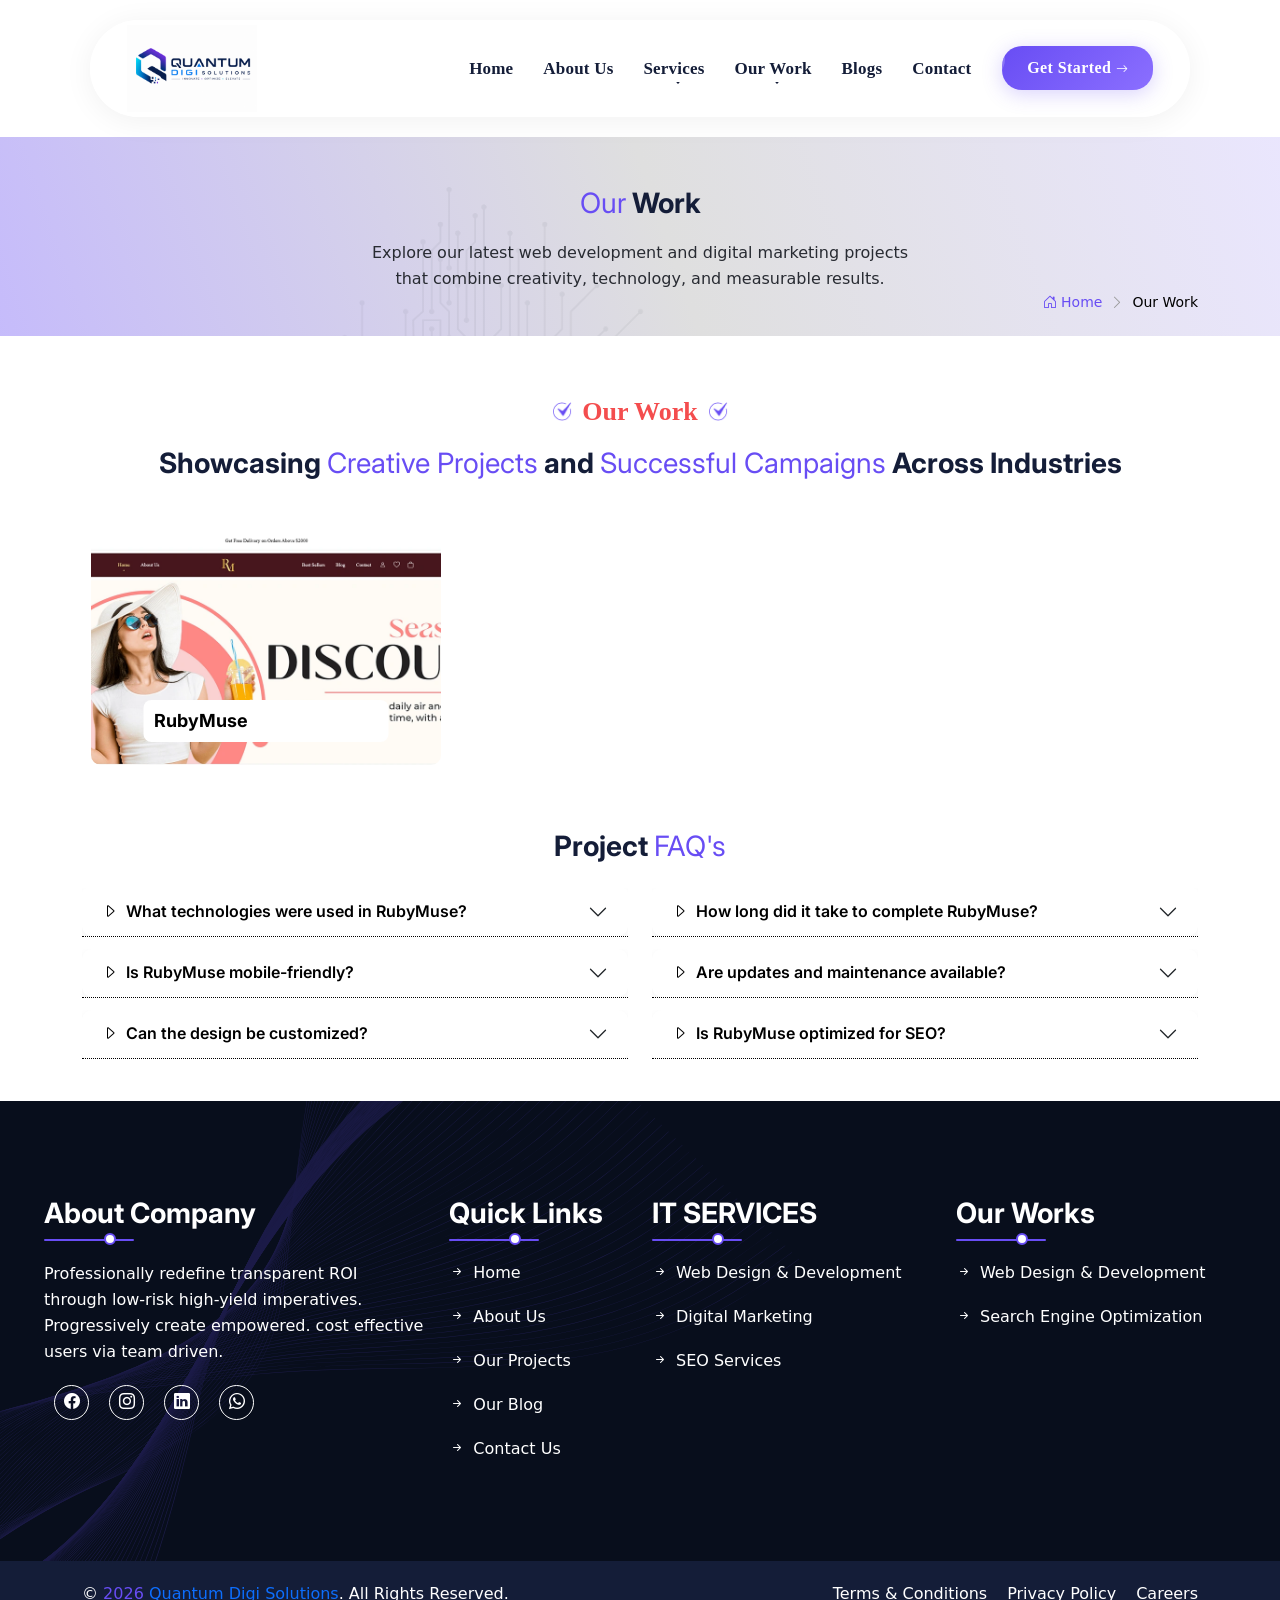
<file: work-web-development.html>
<!DOCTYPE html>
<html lang="en">

<head>
    <meta charset="UTF-8">
    <meta name="viewport" content="width=device-width, initial-scale=1.0">
    <title>Our Web Development Projects </title>

    <!-- head -->
  <!-- Bootstrap CSS -->
<link href="https://cdn.jsdelivr.net/npm/bootstrap@5.3.3/dist/css/bootstrap.min.css" rel="stylesheet">
<!-- Bootstrap Icons CSS -->
<link rel="stylesheet" href="https://cdn.jsdelivr.net/npm/bootstrap-icons@1.11.1/font/bootstrap-icons.css">
<!-- FancyBox CSS -->
<link rel="stylesheet" href="https://cdn.jsdelivr.net/npm/@fancyapps/ui@5.0/dist/fancybox/fancybox.css">


<!-- Owl Carousel CSS -->
<link rel="stylesheet" href="https://cdnjs.cloudflare.com/ajax/libs/OwlCarousel2/2.3.4/assets/owl.carousel.min.css" />
<link rel="stylesheet" href="https://cdnjs.cloudflare.com/ajax/libs/OwlCarousel2/2.3.4/assets/owl.theme.default.min.css" />

<!-- local css -->
<link rel="stylesheet" href="./assets/css/style.css" />
<link rel="stylesheet" href="./assets/css/responsive.css" />
</head>

<body>

    <div class="page-wrap">

        <!-- header -->
        <!-- Scroll to Top Button -->
<button id="scrollTopBtn" aria-label="Scroll to top" title="Go to top">
    <i class="bi bi-arrow-up" aria-hidden="true"></i>
</button>

<!-- Preloader (Commented) -->
<!-- <div id="custom-preloader">
    <div class="loader-wrapper">
        <div class="circle"></div>
        <div class="circle"></div>
        <div class="circle"></div>
        <div class="shadow"></div>
        <div class="shadow"></div>
        <div class="shadow"></div>
    </div>
</div> -->

<!-- Header -->
<header role="banner">
    <nav class="navbar navbar-expand-lg" aria-label="Main navigation">
        <div class="container">
            <!-- Logo -->
            <a class="navbar-brand" href="index.html" title="Quantum Digi Solutions - Home" aria-label="Quantum Digi Solutions Home">
                <img src="./assets/image/logo-1.png"
                     class="img-fluid"
                     width="70"
                     height="70"
                     alt="Quantum Digi Solutions Logo"
                     loading="lazy">
            </a>

            <!-- Mobile Toggle Button -->
            <button class="navbar-toggler" type="button" data-bs-toggle="offcanvas" data-bs-target="#offcanvasNavbar" aria-controls="offcanvasNavbar" aria-label="Toggle navigation menu">
                <i class="bi bi-list" aria-hidden="true"></i>
            </button>

            <!-- Desktop Navigation -->
            <div class="collapse navbar-collapse justify-content-end d-none d-lg-flex" id="navbarNav">
                <ul class="navbar-nav me-3">
                    <li class="nav-item">
                        <a class="nav-link html" href="index.html">
                            <span>Home</span>
                        </a>
                    </li>
                    <li class="nav-item">
                        <a class="nav-link " href="about.html">
                            <span>About Us</span>
                        </a>
                    </li>

                    <!-- Services Dropdown -->
                    <li class="nav-item dropdown">
                        <a class="nav-link dropdown-toggle" 
                           href="#" id="servicesDropdown" role="button" data-bs-toggle="dropdown" aria-expanded="false">
                            <span>Services</span>
                        </a>
                        <ul class="dropdown-menu" aria-labelledby="servicesDropdown">
                            <li><a class="dropdown-item " href="web-development.html">
                                <i class="bi bi-code-slash" aria-hidden="true"></i> Web Development
                            </a></li>
                            <li><a class="dropdown-item " href="social-media-marketing.html">
                                <i class="bi bi-share" aria-hidden="true"></i> Social Media Marketing
                            </a></li>
                            <li><a class="dropdown-item " href="search-engine-optimization.html">
                                <i class="bi bi-graph-up" aria-hidden="true"></i> SEO Services
                            </a></li>
                        </ul>
                    </li>

                    <!-- Our Work Dropdown -->
                    <li class="nav-item dropdown">
                        <a class="nav-link dropdown-toggle " 
                           href="#" id="workDropdown" role="button" data-bs-toggle="dropdown" aria-expanded="false">
                            <span>Our Work</span>
                        </a>
                        <ul class="dropdown-menu" aria-labelledby="workDropdown">
                            <li><a class="dropdown-item " href="work-web-development.html">
                                <i class="bi bi-laptop" aria-hidden="true"></i> Web Development
                            </a></li>
                            <li><a class="dropdown-item " href="work-digital-marketing.html">
                                <i class="bi bi-megaphone" aria-hidden="true"></i> Digital Marketing
                            </a></li>
                        </ul>
                    </li>

                    <li class="nav-item">
                        <a class="nav-link " href="blog.html">
                            <span>Blogs</span>
                        </a>
                    </li>
                    <li class="nav-item">
                        <a class="nav-link " href="contact.html">
                            <span>Contact</span>
                        </a>
                    </li>
                </ul>
                <a href="contact.html" class="nav-cta-btn">
                    <span>Get Started</span>
                    <i class="bi bi-arrow-right" aria-hidden="true"></i>
                </a>
            </div>

            <!-- Mobile Offcanvas Navigation -->
            <div class="offcanvas offcanvas-start d-lg-none" tabindex="-1" id="offcanvasNavbar" aria-labelledby="offcanvasNavbarLabel">
                <div class="offcanvas-header">
                    <a class="navbar-brand" href="index.html">
                        <img src="./assets/image/logo-.png" class="img-fluid" alt="Company Logo" loading="lazy" width="60" height="60">
                    </a>
                    <button type="button" class="btn-close" data-bs-dismiss="offcanvas" aria-label="Close navigation menu"></button>
                </div>
                <div class="offcanvas-body d-flex flex-column justify-content-between">
                    <ul class="navbar-nav flex-grow-1 my-3">
                        <li class="nav-item">
                            <a class="nav-link html" href="index.html">
                                <i class="bi bi-house-door" aria-hidden="true"></i> Home
                            </a>
                        </li>
                        <li class="nav-item">
                            <a class="nav-link " href="about.html">
                                <i class="bi bi-people" aria-hidden="true"></i> About Us
                            </a>
                        </li>
                        
                        <!-- Mobile Services Dropdown -->
                        <li class="nav-item dropdown">
                            <a class="nav-link dropdown-toggle " 
                               href="#" id="mobileServicesDropdown" role="button" data-bs-toggle="dropdown" aria-expanded="false">
                                <i class="bi bi-grid" aria-hidden="true"></i> Services
                            </a>
                            <ul class="dropdown-menu" aria-labelledby="mobileServicesDropdown">
                                <li><a class="dropdown-item " href="web-development.html">
                                    <i class="bi bi-code-slash" aria-hidden="true"></i> Web Development
                                </a></li>
                                <li><a class="dropdown-item " href="social-media-marketing.html">
                                    <i class="bi bi-share" aria-hidden="true"></i> Social Media Marketing
                                </a></li>
                                <li><a class="dropdown-item " href="search-engine-optimization.html">
                                    <i class="bi bi-graph-up" aria-hidden="true"></i> SEO Services
                                </a></li>
                                <li><a class="dropdown-item " href="graphic-designing.html">
                                    <i class="bi bi-brush" aria-hidden="true"></i> Graphic Design
                                </a></li>
                            </ul>
                        </li>
                        
                        <!-- Mobile Our Work Dropdown -->
                        <li class="nav-item dropdown">
                            <a class="nav-link dropdown-toggle " 
                               href="#" id="mobileWorkDropdown" role="button" data-bs-toggle="dropdown" aria-expanded="false">
                                <i class="bi bi-briefcase" aria-hidden="true"></i> Our Work
                            </a>
                            <ul class="dropdown-menu" aria-labelledby="mobileWorkDropdown">
                                <li><a class="dropdown-item " href="work-web-development.html">
                                    <i class="bi bi-laptop" aria-hidden="true"></i> Web Development
                                </a></li>
                                <li><a class="dropdown-item " href="work-digital-marketing.html">
                                    <i class="bi bi-megaphone" aria-hidden="true"></i> Digital Marketing
                                </a></li>
                                <li><a class="dropdown-item " href="work-graphic-designing.html">
                                    <i class="bi bi-brush" aria-hidden="true"></i> Graphic Designing
                                </a></li>
                            </ul>
                        </li>
                        
                        <li class="nav-item">
                            <a class="nav-link " href="blog.html">
                                <i class="bi bi-newspaper" aria-hidden="true"></i> Blogs
                            </a>
                        </li>
                        <li class="nav-item">
                            <a class="nav-link " href="contact.html">
                                <i class="bi bi-envelope" aria-hidden="true"></i> Contact
                            </a>
                        </li>
                    </ul>
                    
                    <!-- Offcanvas Footer -->
                    <div class="offcanvas-footer mt-3">
                        <div class="offcanvas-contact">
                            <a href="tel:+919876543210" class="footer-contact" title="Call us">
                                <i class="bi bi-telephone-fill" aria-hidden="true"></i>
                                <span>+91 98765 43210</span>
                            </a>
                            <a href="mailto:info@example.com" class="footer-contact" title="Email us">
                                <i class="bi bi-envelope-fill" aria-hidden="true"></i>
                                <span>info@example.com</span>
                            </a>
                            <a href="https://goo.gl/maps/example" target="_blank" class="footer-contact" title="Find us on Google Maps" rel="noopener noreferrer">
                                <i class="bi bi-geo-alt-fill" aria-hidden="true"></i>
                                <span>123 Main Street, City</span>
                            </a>
                        </div>
                        <div class="offcanvas-social">
                            <a href="https://www.facebook.com/login" target="_blank" class="social-icon" title="Follow us on Facebook" rel="noopener noreferrer" aria-label="Facebook">
                                <i class="bi bi-facebook" aria-hidden="true"></i>
                            </a>
                            <a href="https://twitter.com/login" target="_blank" class="social-icon" title="Follow us on Twitter" rel="noopener noreferrer" aria-label="Twitter">
                                <i class="bi bi-twitter-x" aria-hidden="true"></i>
                            </a>
                            <a href="https://www.instagram.com/accounts/login/" target="_blank" class="social-icon" title="Follow us on Instagram" rel="noopener noreferrer" aria-label="Instagram">
                                <i class="bi bi-instagram" aria-hidden="true"></i>
                            </a>
                            <a href="https://www.linkedin.com/login" target="_blank" class="social-icon" title="Connect with us on LinkedIn" rel="noopener noreferrer" aria-label="LinkedIn">
                                <i class="bi bi-linkedin" aria-hidden="true"></i>
                            </a>
                        </div>
                    </div>
                </div>
            </div>
        </div>
    </nav>
</header>

<!-- Sticky Navbar Script -->
<script>
    (function() {
        'use strict';
        
        const navbar = document.querySelector('.navbar');
        
        if (navbar) {
            let stickyOffset = navbar.offsetTop;
            
            const updateOffset = function() {
                stickyOffset = navbar.offsetTop;
            };
            
            let isScrolling = false;
            const handleScroll = function() {
                if (!isScrolling) {
                    window.requestAnimationFrame(function() {
                        if (window.pageYOffset > stickyOffset) {
                            navbar.classList.add('sticky');
                        } else {
                            navbar.classList.remove('sticky');
                        }
                        isScrolling = false;
                    });
                    isScrolling = true;
                }
            };
            
            window.addEventListener('scroll', handleScroll, { passive: true });
            window.addEventListener('resize', updateOffset, { passive: true });
            handleScroll();
        }
    })();
</script>

<!-- ============================================================
     HEADER STYLES - REDUCED HEIGHT & FONT SIZE
     ============================================================ -->
<style>
/* Google Fonts Import */
@import url('https://fonts.googleapis.com/css2?family=Inter:wght@400;500;600;700;800&family=Plus+Jakarta+Sans:wght@400;500;600;700;800&family=Space+Grotesk:wght@400;500;600;700&display=swap');

/* ============================================================
   HEADER STYLES - REDUCED HEIGHT & FONT SIZE
   ============================================================ */

/* Navbar Base - Reduced padding */
.navbar {
    margin: 15px 250px;
    border-radius: 80px;
    padding: 4px 24px;
    transition: all 0.4s cubic-bezier(0.25, 0.46, 0.45, 0.94);
    background: rgba(255, 255, 255, 0.92);
    backdrop-filter: blur(20px);
    -webkit-backdrop-filter: blur(20px);
    z-index: 999;
    box-shadow: 0 4px 30px rgba(0, 0, 0, 0.06);
    border: 1px solid rgba(255, 255, 255, 0.3);
    min-height: 52px;
}

.navbar.sticky {
    position: fixed;
    top: 0;
    left: 0;
    right: 0;
    margin: 0 auto;
    border-radius: 0;
    padding: 6px 24px;
    background: rgba(255, 255, 255, 0.98);
    backdrop-filter: blur(20px);
    -webkit-backdrop-filter: blur(20px);
    box-shadow: 0 4px 40px rgba(104, 77, 244, 0.10);
    border-bottom: 2px solid rgba(104, 77, 244, 0.08);
    min-height: 48px;
}

/* Logo - Reduced size */
.navbar-brand {
    padding: 0;
    margin-right: 16px;
}

.navbar-brand img{
    width: 130px;
    height: auto;
    object-fit: contain;
}

.navbar-brand:hover img {
    transform: scale(1.05);
}

/* ============================================================
   NAVIGATION LINKS - Smaller Font
   ============================================================ */
.navbar-nav .nav-link {
    position: relative;
    font-family: 'Plus Jakarta Sans', -apple-system, BlinkMacSystemFont, sans-serif;
    font-weight: 600;
    font-size: 11px;
    color: #1a1a2e;
    padding: 4px 10px;
    margin: 0 1px;
    transition: all 0.3s ease;
    letter-spacing: 0.2px;
    text-transform: none;
}

.navbar-nav .nav-link span {
    position: relative;
    z-index: 1;
}

/* Active & Hover Underline */
.navbar-nav .nav-link::after {
    content: '';
    position: absolute;
    bottom: 1px;
    left: 50%;
    transform: translateX(-50%);
    width: 0;
    height: 2px;
    background: linear-gradient(90deg, #684DF4, #8B6FFF);
    border-radius: 4px;
    transition: all 0.4s cubic-bezier(0.25, 0.46, 0.45, 0.94);
}

.navbar-nav .nav-link:hover::after,
.navbar-nav .nav-link.active::after {
    width: 50%;
}

.navbar-nav .nav-link:hover {
    color: #684DF4;
}

.navbar-nav .nav-link.active {
    color: #684DF4;
    font-weight: 700;
}

/* ============================================================
   DROPDOWN - Compact
   ============================================================ */
.nav-item.dropdown {
    position: relative;
}

.nav-item.dropdown .dropdown-toggle::after {
    transition: transform 0.3s ease;
    margin-left: 4px;
    font-size: 8px;
}

.nav-item.dropdown:hover .dropdown-toggle::after {
    transform: rotate(180deg);
}

.dropdown-menu {
    background: rgba(255, 255, 255, 0.98);
    backdrop-filter: blur(20px);
    -webkit-backdrop-filter: blur(20px);
    border: 1px solid rgba(104, 77, 244, 0.10);
    border-radius: 12px;
    padding: 6px 4px;
    margin-top: 8px;
    min-width: 190px;
    box-shadow: 0 20px 60px rgba(0, 0, 0, 0.10);
    animation: dropdownFade 0.3s ease forwards;
    transform-origin: top center;
}

@keyframes dropdownFade {
    0% {
        opacity: 0;
        transform: translateY(-8px) scale(0.95);
    }
    100% {
        opacity: 1;
        transform: translateY(0) scale(1);
    }
}

.dropdown-item {
    font-family: 'Plus Jakarta Sans', -apple-system, BlinkMacSystemFont, sans-serif;
    font-size: 11px;
    font-weight: 500;
    color: #1a1a2e;
    padding: 6px 12px;
    border-radius: 8px;
    transition: all 0.3s ease;
    display: flex;
    align-items: center;
    gap: 8px;
    letter-spacing: 0.2px;
}

.dropdown-item i {
    font-size: 13px;
    color: #684DF4;
    transition: transform 0.3s ease;
}

.dropdown-item:hover {
    background: rgba(104, 77, 244, 0.08);
    color: #684DF4;
    transform: translateX(3px);
}

.dropdown-item:hover i {
    transform: scale(1.2) rotate(-5deg);
}

.dropdown-item.active {
    background: rgba(104, 77, 244, 0.12);
    color: #684DF4;
    font-weight: 600;
}

/* ============================================================
   CTA BUTTON - Compact & Smaller Font
   ============================================================ */
.nav-cta-btn {
    display: inline-flex;
    align-items: center;
    gap: 5px;
    font-family: 'Plus Jakarta Sans', -apple-system, BlinkMacSystemFont, sans-serif;
    font-weight: 700;
    font-size: 11px;
    color: #fff !important;
    background: linear-gradient(135deg, #684DF4, #8B6FFF);
    padding: 6px 16px;
    border-radius: 50px;
    transition: all 0.4s cubic-bezier(0.34, 1.56, 0.64, 1);
    box-shadow: 0 4px 20px rgba(104, 77, 244, 0.25);
    text-decoration: none !important;
    letter-spacing: 0.4px;
    text-transform: none;
}

.nav-cta-btn:hover {
    transform: translateY(-2px) scale(1.02);
    box-shadow: 0 8px 30px rgba(104, 77, 244, 0.35);
    color: #fff !important;
}

.nav-cta-btn i {
    transition: transform 0.3s ease;
    font-size: 12px;
}

.nav-cta-btn:hover i {
    transform: translateX(4px) rotate(-20deg);
}

/* ============================================================
   MOBILE TOGGLE - Compact
   ============================================================ */
.navbar-toggler {
    border: none !important;
    padding: 6px 8px;
    background: linear-gradient(135deg, #684DF4, #8B6FFF);
    border-radius: 8px;
    color: #fff !important;
    transition: all 0.3s ease;
    box-shadow: 0 4px 15px rgba(104, 77, 244, 0.20);
}

.navbar-toggler:hover {
    transform: scale(1.05);
    box-shadow: 0 6px 25px rgba(104, 77, 244, 0.30);
}

.navbar-toggler i {
    font-size: 18px;
}

/* ============================================================
   OFFCANVAS
   ============================================================ */
.offcanvas {
    background: #fff;
    width: 300px !important;
    border: none;
    box-shadow: -10px 0 40px rgba(0, 0, 0, 0.08);
}

.offcanvas-header {
    padding: 14px 18px;
    border-bottom: 1px solid rgba(104, 77, 244, 0.06);
}

.offcanvas-header .navbar-brand img {
    width: 42px;
    height: 42px;
}

.offcanvas-body {
    padding: 14px 18px;
}

.offcanvas .nav-link {
    font-family: 'Plus Jakarta Sans', -apple-system, BlinkMacSystemFont, sans-serif;
    font-weight: 500;
    font-size: 12px;
    color: #1a1a2e;
    padding: 8px 12px;
    border-radius: 8px;
    transition: all 0.3s ease;
    display: flex;
    align-items: center;
    gap: 8px;
    letter-spacing: 0.2px;
}

.offcanvas .nav-link i {
    font-size: 14px;
    color: #684DF4;
    width: 20px;
    text-align: center;
    transition: transform 0.3s ease;
}

.offcanvas .nav-link:hover {
    background: rgba(104, 77, 244, 0.06);
    color: #684DF4;
}

.offcanvas .nav-link:hover i {
    transform: scale(1.2);
}

.offcanvas .nav-link.active {
    background: rgba(104, 77, 244, 0.08);
    color: #684DF4;
    font-weight: 600;
}

.offcanvas .dropdown-menu {
    background: transparent;
    border: none;
    padding: 0 0 0 14px;
    margin: 0;
    box-shadow: none;
    animation: none;
}

.offcanvas .dropdown-item {
    font-family: 'Plus Jakarta Sans', -apple-system, BlinkMacSystemFont, sans-serif;
    padding: 5px 12px;
    font-size: 11px;
    font-weight: 500;
}

.offcanvas .dropdown-item i {
    font-size: 11px;
}

/* Offcanvas Footer */
.offcanvas-footer {
    padding-top: 14px;
    border-top: 1px solid rgba(104, 77, 244, 0.08);
}

.offcanvas-contact {
    display: flex;
    flex-direction: column;
    gap: 6px;
    margin-bottom: 14px;
}

.footer-contact {
    display: flex;
    align-items: center;
    gap: 8px;
    font-family: 'Plus Jakarta Sans', -apple-system, BlinkMacSystemFont, sans-serif;
    font-size: 11px;
    font-weight: 500;
    color: #1a1a2e;
    transition: all 0.3s ease;
    text-decoration: none !important;
    letter-spacing: 0.2px;
}

.footer-contact i {
    font-size: 13px;
    color: #684DF4;
    width: 16px;
    transition: transform 0.3s ease;
}

.footer-contact:hover {
    color: #684DF4;
}

.footer-contact:hover i {
    transform: scale(1.2);
}

.offcanvas-social {
    display: flex;
    gap: 8px;
}

.offcanvas-social .social-icon {
    display: flex;
    align-items: center;
    justify-content: center;
    width: 32px;
    height: 32px;
    border-radius: 8px;
    background: rgba(104, 77, 244, 0.06);
    color: #1a1a2e;
    transition: all 0.3s ease;
    text-decoration: none !important;
    font-size: 14px;
}

.offcanvas-social .social-icon:hover {
    background: #684DF4;
    color: #fff;
    transform: translateY(-3px);
    box-shadow: 0 6px 20px rgba(104, 77, 244, 0.25);
}

/* ============================================================
   RESPONSIVE
   ============================================================ */
@media (max-width: 1199px) {
    .navbar {
        margin: 12px 20px;
        padding: 4px 16px;
        border-radius: 20px;
        min-height: 48px;
    }
    
    .navbar-brand img {
        width: 40px;
        height: 40px;
    }
}

@media (max-width: 991px) {
    .navbar {
        margin: 8px 15px;
        padding: 4px 12px;
        border-radius: 16px;
        min-height: 44px;
    }
    
    .navbar-brand img {
        width: 36px;
        height: 36px;
    }
    
    .navbar-nav .nav-link {
        font-size: 10px;
        padding: 4px 8px;
    }
}

@media (max-width: 576px) {
    .navbar {
        margin: 6px 10px;
        padding: 3px 10px;
        border-radius: 12px;
        min-height: 38px;
    }
    
    .navbar-brand img {
        width: 30px;
        height: 30px;
    }
    
    .offcanvas {
        width: 260px !important;
    }
    
    .navbar-nav .nav-link {
        font-size: 10px;
        padding: 3px 6px;
    }
    
    .nav-cta-btn {
        font-size: 9px;
        padding: 4px 10px;
    }
}
</style>

        <main>

            <!-- sub  banner -->
            <section>
                <div class="inner-sub-banner">
                    <div class="container">
                        <div class="sub-banner-content">

                            <!-- Heading -->
                            <h2 class="main-head"><span>Our</span> Work</h2>

                            <!-- Description -->
                            <p>Explore our latest web development and digital marketing projects that combine creativity, technology, and measurable results.</p>

                            <!-- Breadcrumb -->
                            <nav class="breadcrumb">
                                <a href="index.html"><i class="bi bi-house-door"></i> Home</a>
                                <span class="separator"><i class="bi bi-chevron-right"></i></span>
                                <span class="current">Our Work</span>
                            </nav>

                            <!-- Optional Banner Overlay Image -->
                            <div class="sub-banner-overlay">
                                <img src="./assets/image/banner/banner-bg.png" class="img-fluid" alt="Our Work Banner">
                            </div>

                        </div>
                    </div>
                </div>
            </section>

            <!-- project content -->
            <section>
                <div class="inner-prie inner-project">
                    <div class="container-fluid">

                        <div class="price-head text-center">
                            <h4 class="sub-head-1">Our Work</h4>
                            <h2 class="main-head ">Showcasing <span>Creative Projects</span> and <span>Successful Campaigns</span> Across Industries</h2>
                        </div>


                        <div class="price-wrap">


                            <div class="tab-content">

                                <div class="tab-pane active" id="tab1">

                                    <div class="row">

                                        <!-- Work 1 -->
                                        <div class="col-lg-4 col-md-6 col-sm-6 col-xs-12 mt-3">
                                            <div class="work-card">
                                                <img src="./assets/image/work/website/img-1.webp" class="img-fluid" alt="Work Image">
                                                <div class="work-overlay">
                                                    <a href="project-rubymuse.html">
                                                        <h2>RubyMuse</h2>
                                                        <!-- <p>Elegant eCommerce platform for stylish clothing collections.</p> -->

                                                    </a>
                                                </div>
                                                <div class="work-icon-overlay">
                                                    <a href="project-rubymuse.html"><i class="bi bi-arrow-right"></i></a>
                                                </div>
                                            </div>

                                        </div>



                                    </div>


                                </div>

                            </div>

                        </div>


                    </div>
                </div>
            </section>

            <!--Faq -->
            <section>
                <div class="project-faq ">
                    <div class="container">

                        <h2 class="text-center main-head  mb-4">Project <span>FAQ's </span> </h2>

                        <div class="row g-4">
                            <div class="col-md-6">
                                <div class="accordion" id="faqAccordionLeft">
                                    <div class="accordion-item">
                                        <h2 class="accordion-header" id="faq1-heading">
                                            <button class="accordion-button collapsed" type="button" data-bs-toggle="collapse" data-bs-target="#faq1" aria-expanded="false" aria-controls="faq1">
                                                <i class="bi bi-caret-right me-2"></i> What technologies were used in RubyMuse?
                                            </button>
                                        </h2>
                                        <div id="faq1" class="accordion-collapse collapse" aria-labelledby="faq1-heading" data-bs-parent="#faqAccordionLeft">
                                            <div class="accordion-body">
                                                RubyMuse was built using HTML5, CSS3, JavaScript, html, MySQL, and Bootstrap for a responsive, modern design.
                                            </div>
                                        </div>
                                    </div>

                                    <div class="accordion-item">
                                        <h2 class="accordion-header" id="faq2-heading">
                                            <button class="accordion-button collapsed" type="button" data-bs-toggle="collapse" data-bs-target="#faq2" aria-expanded="false" aria-controls="faq2">
                                                <i class="bi bi-caret-right me-2"></i> Is RubyMuse mobile-friendly?
                                            </button>
                                        </h2>
                                        <div id="faq2" class="accordion-collapse collapse" aria-labelledby="faq2-heading" data-bs-parent="#faqAccordionLeft">
                                            <div class="accordion-body">
                                                Yes, it is fully responsive and optimized for mobile, tablet, and desktop devices, ensuring a seamless shopping experience.
                                            </div>
                                        </div>
                                    </div>

                                    <div class="accordion-item">
                                        <h2 class="accordion-header" id="faq3-heading">
                                            <button class="accordion-button collapsed" type="button" data-bs-toggle="collapse" data-bs-target="#faq3" aria-expanded="false" aria-controls="faq3">
                                                <i class="bi bi-caret-right me-2"></i> Can the design be customized?
                                            </button>
                                        </h2>
                                        <div id="faq3" class="accordion-collapse collapse" aria-labelledby="faq3-heading" data-bs-parent="#faqAccordionLeft">
                                            <div class="accordion-body">
                                                Absolutely. The platform is modular, making layouts, colors, product features, and branding easy to update or customize.
                                            </div>
                                        </div>
                                    </div>
                                </div>
                            </div>

                            <div class="col-md-6">
                                <div class="accordion" id="faqAccordionRight">
                                    <div class="accordion-item">
                                        <h2 class="accordion-header" id="faq4-heading">
                                            <button class="accordion-button collapsed" type="button" data-bs-toggle="collapse" data-bs-target="#faq4" aria-expanded="false" aria-controls="faq4">
                                                <i class="bi bi-caret-right me-2"></i> How long did it take to complete RubyMuse?
                                            </button>
                                        </h2>
                                        <div id="faq4" class="accordion-collapse collapse" aria-labelledby="faq4-heading" data-bs-parent="#faqAccordionRight">
                                            <div class="accordion-body">
                                                The project was completed in approximately 8 months, including design, development, and testing phases.
                                            </div>
                                        </div>
                                    </div>

                                    <div class="accordion-item">
                                        <h2 class="accordion-header" id="faq5-heading">
                                            <button class="accordion-button collapsed" type="button" data-bs-toggle="collapse" data-bs-target="#faq5" aria-expanded="false" aria-controls="faq5">
                                                <i class="bi bi-caret-right me-2"></i> Are updates and maintenance available?
                                            </button>
                                        </h2>
                                        <div id="faq5" class="accordion-collapse collapse" aria-labelledby="faq5-heading" data-bs-parent="#faqAccordionRight">
                                            <div class="accordion-body">
                                                Yes, detailed documentation is provided, and additional support is available on request for ongoing updates or improvements.
                                            </div>
                                        </div>
                                    </div>

                                    <div class="accordion-item">
                                        <h2 class="accordion-header" id="faq6-heading">
                                            <button class="accordion-button collapsed" type="button" data-bs-toggle="collapse" data-bs-target="#faq6" aria-expanded="false" aria-controls="faq6">
                                                <i class="bi bi-caret-right me-2"></i> Is RubyMuse optimized for SEO?
                                            </button>
                                        </h2>
                                        <div id="faq6" class="accordion-collapse collapse" aria-labelledby="faq6-heading" data-bs-parent="#faqAccordionRight">
                                            <div class="accordion-body">
                                                Yes, the platform follows SEO best practices including semantic HTML, optimized images, meta tags, and fast loading times.
                                            </div>
                                        </div>
                                    </div>
                                </div>
                            </div>
                        </div>

                    </div>
                </div>
            </section>

        </main>

        <!-- Footer -->
          <footer>
        <div class="footer-wrap">

            <div class="container-fluid">

                <div class="row">

                    <div class="col-xl-4 col-lg-3 col-md-6 mt-3">
                        <div class="foot-content">
                            <h3>About Company</h3>
                            <div>
                                <p>Professionally redefine transparent ROI through low-risk
                                    high-yield imperatives. Progressively create empowered. cost effective users via
                                    team driven.</p>
                                <div class="footer-social">
    <!-- Facebook -->
    <a href="https://www.facebook.com/share/15zJkTiy8n6/?mibextid=wwXIfr" target="_blank">
        <i class="bi bi-facebook"></i>
    </a>

    <!-- Instagram -->
    <a href="https://www.instagram.com/quantum_digisolutions/" target="_blank">
        <i class="bi bi-instagram"></i>
    </a>

    <!-- LinkedIn -->
    <a href="https://www.linkedin.com/in/quantum-digi-solutions-038550422/" target="_blank">
        <i class="bi bi-linkedin"></i>
    </a>

    <!-- WhatsApp -->
    <a href="https://wa.me/918144876782" target="_blank">
        <i class="bi bi-whatsapp"></i>
    </a>

    
</div>
                            </div>
                        </div>
                    </div>

                    <div class="col-xl-2 col-lg-3 col-md-6  mt-3">
                        <div class="foot-content">
                            <h3>Quick Links</h3>
                            <ul>
                                <li><a href="index.html"><i class="bi bi-arrow-right-short"></i>Home</a></li>
                                <li><a href="about.html"><i class="bi bi-arrow-right-short"></i>About Us</a></li>
                                <li><a href="project.html"><i class="bi bi-arrow-right-short"></i> Our Projects</a></li>
                                <li><a href="blog.html"><i class="bi bi-arrow-right-short"></i>Our Blog</a></li>
                                <li><a href="contact.html"><i class="bi bi-arrow-right-short"></i> Contact Us</a></li>
                            </ul>
                        </div>
                    </div>

                    <div class="col-xl-3 col-lg-3 col-md-6  mt-3">
                        <div class="foot-content">
                            <h3>IT SERVICES</h3>
                            <ul class="menu">
                                <li><a href="web-development.html"><i class="bi bi-arrow-right-short"></i> Web Design & Development</a></li>
                                <li><a href="social-media-marketing.html"><i class="bi bi-arrow-right-short"></i> Digital Marketing</a></li>
                                <li><a href="search-engine-optimization.html"><i class="bi bi-arrow-right-short"></i> SEO Services</a></li>
                              
                            </ul>
                        </div>
                    </div>

                    <div class="col-xl-3 col-lg-3 col-md-6  mt-3">
                        <div class="foot-content">
                            <h3>Our Works</h3>
                            <ul class="menu">
                                <li><a href="work-web-development.html"><i class="bi bi-arrow-right-short"></i> Web Design & Development</a></li>
                                <li><a href="work-digital-marketing.html"><i class="bi bi-arrow-right-short"></i> Search Engine Optimization</a></li>
                                
                            </ul>
                        </div>
                    </div>

                </div>

            </div>

        </div>

       <div class="copyright-wrap">
        <div class="container">
            <div class="row justify-content-between align-items-center">
                <div class="col-lg-6 col-md-6 col-sm-12 text-center text-md-start">
                    <p class="copyright-text">
                        &copy; <span id="currentYear"></span> 
                        <a href="index.html" class="copyright-brand">Quantum Digi Solutions</a>. 
                        All Rights Reserved.
                    </p>
                </div>

                <div class="col-lg-6 col-md-6 col-sm-12">
                    <div class="footer-links">
                        <ul>
                            <li><a href="coming.html">Terms & Conditions</a></li>
                            <li><a href="coming.html">Privacy Policy</a></li>
                            <li><a href="coming.html">Careers</a></li>
                        </ul>
                    </div>
                </div>
            </div>
        </div>
    </div>


        <div class="footer-left">
            <img src="./assets/image/home/footer-left.svg" class="img-fluid" alt="shape">
        </div>
        <!-- <div class="shape-right">
            <div class="particle-1" id="particle-5"></div>
        </div>  -->
    </footer>

    </div>

    <!-- Script -->
  <!-- Bootstrap JS Bundle (Popper included) -->
<script src="https://cdn.jsdelivr.net/npm/bootstrap@5.3.3/dist/js/bootstrap.bundle.min.js"></script>
<!-- Include jQuery and Owl Carousel -->
<script src="https://cdnjs.cloudflare.com/ajax/libs/jquery/3.6.0/jquery.min.js"></script>
<script src="https://cdnjs.cloudflare.com/ajax/libs/OwlCarousel2/2.3.4/owl.carousel.min.js"></script>

<!-- FancyBox JS -->
<script src="https://cdn.jsdelivr.net/npm/@fancyapps/ui@5.0/dist/fancybox/fancybox.umd.js"></script>

<script src="../assets/css/particles-config.js"></script>
<!-- year js -->
<script>
    document.getElementById('currentYear').textContent = new Date().getFullYear();
</script>

<!-- navbar active script -->
<script>
    const navLinks = document.querySelectorAll('.navbar-nav .nav-link');
    navLinks.forEach(link => {
        link.addEventListener('click', function() {
            navLinks.forEach(l => l.classList.remove('active'));
            this.classList.add('active');
        });
    });
    const currentUrl = window.location.href;
    navLinks.forEach(link => {
        if (link.href === currentUrl) {
            link.classList.add('active');
        }
    });
</script>

<!-- navbar fixed stickey -->
<!-- <script>
    const navbar = document.querySelector('.navbar');

    window.addEventListener('scroll', () => {
        if (window.scrollY > 50) {
            navbar.classList.add('navbarfix');
        } else {
            navbar.classList.remove('navbarfix');
        }
    });
</script> -->


<!-- testimonial carousel -->
<script>
    $('.testimonial-carousel').owlCarousel({
        loop: true,
        margin: 20,
        items: 2,
        dots: false,
        autoplay: true,
        autoplayTimeout: 5000,
        smartSpeed: 800,
        responsive: {
            0: {
                items: 1
            },
            768: {
                items: 2
            }
        }
    });
    $('.custom-next').click(function() {
        $('.testimonial-carousel').trigger('next.owl.carousel');
    });
    $('.custom-prev').click(function() {
        $('.testimonial-carousel').trigger('prev.owl.carousel');
    });
</script>

<!-- price tab link js -->
<script>
    const priceWrap = document.querySelector('.price-wrap');

    const desktopTabs = priceWrap.querySelectorAll('.tab-item');
    const tabPanes = priceWrap.querySelectorAll('.tab-pane');

    desktopTabs.forEach(tab => {
        tab.addEventListener('click', () => {
            desktopTabs.forEach(t => t.classList.remove('active'));
            tab.classList.add('active');

            tabPanes.forEach(p => p.classList.remove('active'));
            priceWrap.querySelector(`#${tab.dataset.tab}`).classList.add('active');

            const dropdown = priceWrap.querySelector('#priceTabSelector');
            dropdown.value = tab.dataset.tab;
        });
    });
    const tabSelector = priceWrap.querySelector('#priceTabSelector');
    tabSelector.addEventListener('change', (e) => {
        tabPanes.forEach(p => p.classList.remove('active'));
        priceWrap.querySelector(`#${e.target.value}`).classList.add('active');

        desktopTabs.forEach(t => t.classList.remove('active'));
        const desktopTab = priceWrap.querySelector(`.tab-item[data-tab="${e.target.value}"]`);
        if (desktopTab) desktopTab.classList.add('active');
    });
</script>

<!-- click to top btn -->
<script>
    const scrollTopBtn = document.getElementById("scrollTopBtn");
    window.addEventListener("scroll", () => {
        if (window.scrollY > 200) {
            scrollTopBtn.style.display = "flex";
        } else {
            scrollTopBtn.style.display = "none";
        }
    });

    scrollTopBtn.addEventListener("click", () => {
        window.scrollTo({
            top: 0,
            behavior: "smooth"
        });
    });
</script>

<!-- preloader -->
<script>
 
    window.addEventListener('load', () => {
        setTimeout(() => {
            const preloader = document.getElementById('custom-preloader');
            preloader.style.opacity = '0';
            preloader.style.transition = 'opacity 0.5s ease';
            setTimeout(() => {
                preloader.style.display = 'none';
            }, 500); 
        }, 1500); 
    });
</script>

</body>

</html>
</file>
<file: assets/css/style.css>
@font-face {
    font-family: 'head-font';
    src: url('../font/Barlow-Regular.ttf') format('truetype');
    font-weight: normal;
    font-style: normal;
}

@font-face {
    font-family: 'subhead-font';
    src: url('../font/ReenieBeanie-Regular.ttf') format('truetype');
    font-weight: normal;
    font-style: normal;
}

@font-face {
    font-family: 'subhead-2';
    src: url('../font/Yesteryear-Regular.ttf') format('truetype');
    font-weight: normal;
    font-style: normal;
}

/* ::selection {
    color: var(--color-white) !important;
    background-color: var(--color-primary, #d6f5d6);
    text-shadow: none;
}  */


body {
    padding: 0px;
    margin: 0;
    background-color: #ffffff;
    width: 100%;
    height: 100%;
    /* overflow-x: hidden !important; */
}

:root {
    --color-primary: #684DF4;
    --color-secondary: #141D38;
    --color-bg: #080E1C;
    --color-text: #282B32;
    --color-white: #ffffff;
    --color-black: #000000;
    --bg-color: #F3F3F5;
    --color-yellow: #FDB702;


    --font-head: 'head-font';
    --font-sub: 'subhead-font';
    --font-subheader: 'subhead-2';
    --font-body: 'body-font';

    --transition-fast: 0.2s ease-in-out;
    --transition-base: 0.3s ease-in-out;
    --transition-slow: 0.5s ease-in-out;
}

html,
body {
    margin: 0;
    padding: 0;
    width: 100%;
    overflow-x: hidden !important;
    background-color: #ffffff;
}

h1,
h2,
h3,
h5,
h6 {
    margin: 0;
    font-family: "Inter", sans-serif;
}

h4 {
font-family: "Patrick Hand", cursive;
}

ul li {
    font-size: 16px;
}

p {
    font-size: 16px;
    line-height: 26px;
    color: var(--color-text);
    font-weight: 400;
}

a {
    text-decoration: none !important;
}

a:hover {
    text-decoration: underline;
}

ul,
ol {
    margin: 0;
    padding: 0;
    list-style: none;
}

ul,
li {
    margin: 0;
    padding: 0;
    list-style: none;
}



.sub-head::after {
    content: "";
    position: absolute;
    left: 0;
    top: 50%;
    transform: translateY(-50%);
    width: 30px;
    height: 30px;
    background-image: url('../image/icons/icon-1.png');
    background-size: contain;
    background-repeat: no-repeat;
    background-position: center;
}

.sub-head {
    font-size: 26px;
    color: var(--color-primary);
    font-weight: 700;
    margin: 20px 0px;
    position: relative;
    padding-left: 40px;
}

.main-head span {
    font-weight: 400;
    color: var(--color-primary);
}

.main-head {
    font-size: 36px;
    color: var(--color-secondary);
    font-weight: bolder !important;
    margin-bottom: 20px;
}

.custom-list {
    list-style: none;
    padding-left: 0;
    margin: 0;
}

.custom-list li {
    position: relative;
    padding-left: 25px;
    margin-bottom: 12px;
    font-size: 16px;
    color: #000;
    font-weight: 600;
    line-height: 1.6;
    transition: color 0.3s ease;
}

.custom-list li::before {
    content: "•";
    position: absolute;
    left: 0;
    top: 50%;
    transform: translateY(-50%);
    color: var(--color-primary);
    font-size: 20px;
    line-height: 1;
}

.custom-list li:hover {
    color: var(--color-primary);
}

.custom-list li:hover::before {
    transform: translateY(-50%) scale(1.3);
    transition: all 0.3s ease;
}


.custom-btn a {
    position: relative;
    color: var(--color-white) !important;
    background-color: var(--color-secondary);
    padding: 10px 20px;
    font-size: 16px;
    font-weight: 600;
    border-radius: 10px;
    display: inline-flex;
    align-items: center;
    justify-content: center;
    overflow: hidden;
    transition: color 0.4s ease, background-color 0.4s ease;
    z-index: 0;
    margin-top: 20px;
}

.custom-btn a::before {
    content: '';
    position: absolute;
    top: 0;
    left: -100%;
    width: 100%;
    height: 100%;
    background-color: var(--color-primary);
    border-radius: 10px;
    transition: all 0.6s ease;
    z-index: -1;
}

.custom-btn a:hover::before {
    left: 0;
}

.custom-btn a span,
.custom-btn a i {
    position: relative;
    z-index: 1;
}

.custom-btn a i {
    margin-left: 8px;
    display: inline-block;
    transition: transform 0.4s ease;
}

.custom-btn a:hover i {
    transform: translateX(5px) rotate(20deg);
}

.custom-btn a:hover {
    color: #fff;
}

.sub-head-1 {
    font-size: 26px;
color: #f44d4e;
    font-weight: 700;
    text-align: center;
    position: relative;
    margin: 20px 0;
    display: flex;
    align-items: center;
    justify-content: center;
}

.sub-head-1::before,
.sub-head-1::after {
    content: "";
    display: inline-block;
    width: 20px;
    height: 20px;
    background-size: contain;
    background-repeat: no-repeat;
    background-position: center;
    margin: 0 10px;
}

.sub-head-1::before,
.sub-head-1::after {
    background-image: url('../image/icons/icon-2.png');
}

. span {
    /* font-size: 34px; */
    color: var(--color-primary);
    font-family: var(--font-subheader) !important;
    font-weight: bolder;
    margin: 0px 10px;
}

#scrollTopBtn {
    position: fixed;
    bottom: 30px;
    right: 30px;
    width: 40px;
    height: 40px;
    border: none;
    border-radius: 50%;
    background: #684DF4;
    color: #fff;
    font-size: 18px;
    cursor: pointer;
    display: none;
    align-items: center;
    justify-content: center;
    z-index: 9999;
    transition: all 0.3s ease, background 0.3s ease;
    box-shadow: 0 6px 15px rgba(104, 77, 244, 0.4);
}

#scrollTopBtn:hover {
    transform: translateY(-5px) scale(1.1);
    background: linear-gradient(135deg, #684DF4, #8C6CFF);
    box-shadow: 0 8px 20px rgba(104, 77, 244, 0.5);
}


html {
    scroll-behavior: smooth;
}

/* Preloader wrapper */
#custom-preloader {
    position: fixed;
    top: 0;
    left: 0;
    width: 100%;
    height: 100%;
    background-color: #684DF4;
    display: flex;
    justify-content: center;
    align-items: center;
    z-index: 99999;
}

/* Loader container */
.loader-wrapper {
    width: 200px;
    height: 60px;
    position: relative;
}

/* Bouncing circles */
.loader-wrapper .circle {
    width: 20px;
    height: 20px;
    position: absolute;
    border-radius: 50%;
    background-color: #fff;
    left: 15%;
    transform-origin: 50%;
    animation: circleBounce 0.5s alternate infinite ease;
}

.loader-wrapper .circle:nth-child(2) {
    left: 45%;
    animation-delay: 0.2s;
}

.loader-wrapper .circle:nth-child(3) {
    left: auto;
    right: 15%;
    animation-delay: 0.3s;
}

/* Shadows */
.loader-wrapper .shadow {
    width: 20px;
    height: 4px;
    border-radius: 50%;
    background-color: rgba(0, 0, 0, 0.9);
    position: absolute;
    top: 62px;
    transform-origin: 50%;
    z-index: -1;
    left: 15%;
    filter: blur(1px);
    animation: shadowBounce 0.5s alternate infinite ease;
}

.loader-wrapper .shadow:nth-child(4) {
    left: 45%;
    animation-delay: 0.2s;
}

.loader-wrapper .shadow:nth-child(5) {
    left: auto;
    right: 15%;
    animation-delay: 0.3s;
}

/* Keyframes for circle bounce */
@keyframes circleBounce {
    0% {
        top: 60px;
        height: 5px;
        border-radius: 50px 50px 25px 25px;
        transform: scaleX(1.7);
    }

    40% {
        height: 20px;
        border-radius: 50%;
        transform: scaleX(1);
    }

    100% {
        top: 0%;
    }
}

/* Keyframes for shadow scale */
@keyframes shadowBounce {
    0% {
        transform: scaleX(1.5);
    }

    40% {
        transform: scaleX(1);
        opacity: 0.7;
    }

    100% {
        transform: scaleX(0.2);
        opacity: 0.4;
    }
}







/* =======================================header==============================*/
.navbar {
    margin: 20px 250px;
    border-radius: 120px;
    padding: 15px 50px;
    transition: all 0.4s ease;
    background-color: rgba(255, 255, 255, 0.9);
    z-index: 999;
}
.navbar.sticky {
    position: fixed;
    top: 0;
    left: 0;
    right: 0;
    margin: 0 auto; /* Keep the horizontal centering */
    z-index: 9999;
}





header .navbar .nav-item a {
    font-size: 18px;
    color: var(--color-secondary);
    font-weight: 600;
    margin: 0px 15px;
    font-family: var(--font-head);
}

header .navbar-toggler:focus {
    box-shadow: none !important;
}

header .navbar-toggler {
    font-size: 26px;
    font-weight: 700;
    border: none !important;
    color: var(--color-white);
    background-color: var(--color-primary);
    border-radius: 50%;
    padding: 10px;
    transition: all 0.3s ease;
    box-shadow: 0 4px 8px rgba(0, 0, 0, 0.2);
}

header .navbar-toggler:hover {
    background-color: var(--color-secondary);
    color: #fff;
    transform: scale(1.01);
    box-shadow: 0 6px 12px rgba(0, 0, 0, 0.02);
}

header .nav-cta-btn {
    position: relative;
    display: inline-block;
    font-size: 18px;
    font-weight: 600;
    font-family: var(--font-head);
    color: var(--color-white);
    background-color: var(--color-primary);
    border-radius: 20px;
    padding: 10px 25px;
    overflow: hidden;
    z-index: 1;
    transition: color 0.4s ease;
}

header .nav-cta-btn::before {
    content: "";
    position: absolute;
    top: 0;
    left: -100%;
    width: 100%;
    height: 100%;
    background: rgba(255, 255, 255, 0.2);
    transition: all 0.5s ease;
    border-radius: 20px;
    z-index: 0;
    transform: skewX(-20deg);
}

header .nav-cta-btn:hover::before {
    left: 100%;
}

header .nav-cta-btn:hover {
    color: #fff;
}


header .navbar-nav .nav-link {
    position: relative;
    font-weight: 500;
    color: #333;
    transition: all 0.3s ease;
}

.navbar-nav .nav-link {
    position: relative;
    font-weight: 500;
    color: #333;
    transition: all 0.3s ease;
}

.navbar-nav .nav-link:not(.dropdown-toggle)::after {
    content: "";
    position: absolute;
    width: 0;
    height: 2px;
    bottom: -3px;
    left: 0;
    background-color: var(--color-primary);
    transition: width 0.3s ease-in-out;
}

.navbar-nav .nav-link:not(.dropdown-toggle):hover::after,
.navbar-nav .nav-link.active:not(.dropdown-toggle)::after {
    width: 100%;
}

.navbar-nav .nav-link:hover {
    color: var(--color-primary);
}

.navbar-nav .nav-link.active {
    color: var(--color-primary);
    font-weight: 600;
}

.navbar-nav .dropdown-toggle::after {
    transition: transform 0.3s ease;
}

.navbar-nav .dropdown:hover>.dropdown-toggle::after {
    transform: rotate(180deg);
}

.offcanvas-body .nav-link {
    color: #333;
    transition: all 0.3s ease;
}

.offcanvas-body .nav-link.active {
    color: var(--color-primary);
    font-weight: 600;
}

.offcanvas-body .nav-link i {
    transition: transform 0.3s ease;
}

.offcanvas-body .nav-link:hover i {
    transform: translateX(5px) rotate(10deg);
}

.offcanvas-header {
    position: relative;
    padding: 1rem 1rem;
    display: flex;
    align-items: center;
    justify-content: space-between;
    border-top-left-radius: 0.5rem;
    border-top-right-radius: 0.5rem;
}

.offcanvas-header::after {
    content: "";
    position: absolute;
    bottom: 0;
    left: 50%;
    transform: translate(-50%, -50%);
    width: 80%;
    height: 2px;
    background: linear-gradient(to right, #684DF4, #5329B8);
    border-radius: 2px;
}

.navbar-nav .nav-link {
    position: relative;
    font-weight: 500;
    color: var(--color-dark, #333);
    transition: all 0.3s ease;
    display: flex;
    align-items: center;
}

.navbar-nav .nav-link i {
    transition: transform 0.4s ease, color 0.4s ease;
    display: inline-block;
    margin-right: 6px;
}

.navbar-nav .nav-link:hover {
    color: var(--color-primary, #684DF4);
}

.navbar-nav .nav-link:hover i {
    transform: translateX(6px) rotate(20deg) scale(1.2);
    color: #fff;
}


header .navbar .dropdown-menu .dropdown-item:hover {
    background-color: transparent !important;
}

header .dropdown-item {
    font-size: 16px !important;
    position: relative;
    transition: color 0.3s ease;
}

header .dropdown-item::after {
    content: '→';
    position: absolute;
    left: 0px;
    top: 50%;
    transform: translateY(-50%) translateX(-10px);
    opacity: 0;
    transition: all 0.3s ease;
    color: #684DF4;
    font-weight: bolder;
}

header .dropdown-item:hover {
    color: #684DF4;
}

header .dropdown-item:hover::after {
    transform: translateY(-50%) translateX(0);
    opacity: 1;
}

.offcanvas {
    background-image: url('../image/home/offcanva-bg.png');
    background-repeat: no-repeat;
    background-size: cover;
    background-position: center;
    width: 350px !important;
}

.footer-contact {
    font-size: 146x;
    font-weight: 600;
    color: var(--color-secondary);
    display: flex;
    align-items: center;
    justify-content: center;
    text-decoration: none;
    transition: all 0.3s ease;
}

.footer-contact i {
    margin-right: 8px;
    color: var(--color-primary);
    transition: color 0.3s ease;
}

.footer-contact:hover {
    color: var(--color-primary);
}

.footer-contact:hover i {
    color: #fff;
}

.offcanvas-footer .social-icon {
    display: inline-block;
    width: 36px;
    height: 36px;
    line-height: 36px;
    border-radius: 50%;
    text-align: center;
    background-color: #eee;
    color: var(--color-primary);
    margin: 0 6px;
    transition: all 0.3s ease;
}

.offcanvas-footer .social-icon:hover {
    background-color: var(--color-primary);
    color: #fff;
    transform: scale(1.1);
}

.offcanvas-footer .footer-contact {
    margin: 10px 0px;
}

.offcanva-social {
    display: flex;
    justify-content: center;
    align-items: center;
    gap: 20px;
    margin-top: 20px;
}

/* =======================footer=========================== */
.footer-wrap {
    width: 100%;
    height: auto;
    padding: 80px 0px;
    background-color: var(--color-bg);
}

.footer-wrap h3 {
    font-size: 28px;
    color: var(--color-white);
    font-weight: 700;
    position: relative;
    margin-bottom: 30px;
}

.footer-wrap h3::before {
    content: "";
    position: absolute;
    left: 60px;
    top: 126%;
    transform: translateY(-50%);
    width: 12px;
    height: 12px;
    background-color: #fff;
    border: 2px solid var(--color-primary);
    border-radius: 50%;
    z-index: 10;
}

.footer-wrap h3::after {
    content: "";
    position: absolute;
    left: 0;
    bottom: -10px;
    width: 90px;
    height: 2px;
    z-index: 6;
    background-color: var(--color-primary);
    border-radius: 2px;
}

.footer-wrap p {
    font-size: 16px;
    color: var(--color-white);
}


.footer-wrap .foot-content {
    position: relative;
    z-index: 999;
}

.footer-wrap .foot-content ul li a {
    font-size: 16px;
    color: var(--color-white);
    text-decoration: none;
    display: inline-flex;
    align-items: center;
    transition: color 0.3s ease;
}

.footer-wrap .foot-content ul li a i {
    margin-right: 8px;
    transition: transform 0.3s ease, color 0.3s ease;
}

.footer-wrap .foot-content ul li a:hover {
    color: var(--color-primary);
}

.footer-wrap .foot-content ul li a:hover i {
    transform: translateX(5px) rotate(20deg);
    color: var(--color-primary);
}

.footer-wrap ul li {
    margin: 20px 0px !important;

}

.footer-wrap .container-fluid {
    width: 70%;
}

.foot-content .footer-social a {
    position: relative;
    margin: 0 10px;
    font-size: 16px;
    color: var(--color-white);
    border: 1px solid var(--color-white);
    border-radius: 50%;
    padding: 5px;
    width: 35px;
    height: 35px;
    line-height: 20px;
    display: flex;
    justify-content: center;
    align-items: center;
    overflow: hidden;
    transition: color 0.4s ease;
}

.foot-content .footer-social a::before {
    content: '';
    position: absolute;
    bottom: 0;
    left: 0;
    width: 100%;
    height: 0;
    background: var(--color-primary);
    border-radius: 50%;
    z-index: 0;
    transition: height 0.4s ease;
}

.foot-content .footer-social a i {
    position: relative;
    z-index: 1;
    transition: transform 0.3s ease;
}

.foot-content .footer-social a:hover::before {
    height: 100%;
}

.foot-content .footer-social a:hover i {
    color: #fff;
    transform: translateY(-5px);
}


.foot-content .footer-social {
    display: flex;
    justify-content: start;
    align-items: center;
    margin: 20px 0px;

}

.copyright-wrap p {
    margin-bottom: 0px !important;
    color: var(--color-white);
}

.copyright-wrap span {
    color: var(--color-primary);
}

.copyright-wrap {
    background-color: #141D38 !important;
    color: #fff;
    display: flex;
    padding: 20px 0px;
    align-items: center;
    position: relative;
    z-index: 99;
}

.copyright-wrap .footer-links ul a {
    transition: color 0.3s ease;

}

.copyright-wrap .footer-links ul a:hover {
    color: var(--color-primary);
}

.copyright-wrap .footer-links ul a {
    color: var(--color-white);
}

.copyright-wrap .footer-links ul {
    display: flex;
    gap: 20px;
}

.copyright-wrap .footer-links {
    display: flex;
    flex-direction: row;
    justify-content: end;
}

footer {
    position: relative;
    overflow: hidden;
}

.footer-left {
    position: absolute;
    left: 0%;
    top: 0%;
    z-index: 10;
}

/* ======about us section========== */
.inner-about {
    padding: 50px 0px;
}

.about-right p {
    text-align: justify;
}

.about-overlay-1 img {
    position: relative;
    animation: float1 6s ease-in-out infinite;
}

.about-overlay-2 img {
    position: relative;
    animation: float2 7s ease-in-out infinite;
}

.about-overlay-3 img {
    position: relative;
    animation: float3 8s ease-in-out infinite;
}

@keyframes float1 {
    0% {
        transform: translateY(0px) rotate(0deg);
    }

    25% {
        transform: translateY(-10px) rotate(2deg);
    }

    50% {
        transform: translateY(0px) rotate(0deg);
    }

    75% {
        transform: translateY(10px) rotate(-2deg);
    }

    100% {
        transform: translateY(0px) rotate(0deg);
    }
}

@keyframes float2 {
    0% {
        transform: translateX(0px) translateY(0px);
    }

    25% {
        transform: translateX(8px) translateY(-6px);
    }

    50% {
        transform: translateX(0px) translateY(0px);
    }

    75% {
        transform: translateX(-8px) translateY(6px);
    }

    100% {
        transform: translateX(0px) translateY(0px);
    }
}

@keyframes float3 {
    0% {
        transform: scale(1) rotate(0deg);
        opacity: 1;
    }

    25% {
        transform: scale(1.05) rotate(2deg);
        opacity: 0.95;
    }

    50% {
        transform: scale(1) rotate(0deg);
        opacity: 1;
    }

    75% {
        transform: scale(0.98) rotate(-2deg);
        opacity: 0.9;
    }

    100% {
        transform: scale(1) rotate(0deg);
        opacity: 1;
    }
}


.about-left {
    position: relative;

}

.about-left .main-img {
    border-radius: 15px;
    position: relative;
    z-index: 10;
}

.about-overlay-1 img {
    width: 200px;
    height: 150px;
    border-radius: 20px;
}

.about-overlay-1 {
    position: absolute;
    left: -30%;
    top: 30%;
    z-index: 10;
}

.about-overlay-2 img {
    width: 230px;
    height: 230px;
    border-radius: 20px;
    border: 3px solid #f5f5f5;
    box-shadow: 0 6px 15px rgba(0, 0, 0, 0.2);
    object-fit: cover;
    transition: transform 0.3s ease, box-shadow 0.3s ease;
}

.about-overlay-2 img:hover {
    transform: translateY(-5px);
    box-shadow: 0 12px 25px rgba(0, 0, 0, 0.3);
}

.about-overlay-2 {
    position: absolute;
    right: -15%;
    top: 60%;
    z-index: 10;
}

.about-overlay-3 {
    position: absolute;
    left: -30%;
    top: -22%;
    z-index: 5;
}

.inner-about .container-fluid {
    width: 70%;
}

/* ==============services section ===================*/
.inner-services {
    padding: 50px 0px;
}

.home-services-card {
    background-color: #EFF1F9;
    padding: 35px 20px;
    border-radius: 20px;
    flex: 1 !important;
}



.home-service-img img {
    border-radius: 20px;
}

.home-services-card .service-img {
    margin: 20px 0px;
}

.home-services-card p {
    font-size: 16px;
    margin-top: 10px;
    color: var(--color-text);
    display: -webkit-box;
    -webkit-line-clamp: 3;
    -webkit-box-orient: vertical;
    overflow: hidden;
    text-overflow: ellipsis;
}

.home-services-card h3 a {
    color: var(--color-bg);
    font-size: 22px;
    font-weight: 600;
    margin-bottom: 20px !important;
}

.home-services-card .service-link {
    position: relative;
    display: inline-block;
    text-decoration: none;
    color: var(--color-primary);
    font-weight: 600;
}

.home-services-card .service-link::after {
    content: '';
    position: absolute;
    left: 0;
    bottom: -3px;
    width: 100%;
    height: 1px;
    background-color: var(--color-primary);
    transition: width 0.4s ease;
}

.home-services-card .service-link:hover::after {
    width: 60%;
}

.home-services-card .service-link i {
    display: inline-block;
    margin-left: 5px;
    transition: transform 0.4s ease, color 0.4s ease;
}

.home-services-card .service-link:hover i {
    transform: translateX(5px) rotate(20deg);
    color: var(--color-secondary);
}

.services-all {
    position: relative;
    display: flex;
    justify-content: center;
    align-items: center !important;
    background-color: var(--color-primary);
    border-radius: 20px;
    width: 100% !important;
    height: 250px !important;
    overflow: hidden;
    /* Important for the liquid effect */
    transition: transform 0.3s ease;
    cursor: pointer;
}

.services-all a {
    position: relative;
    z-index: 2;
    color: var(--color-white);
    font-weight: 700;
    text-decoration: none;
    font-size: 20;
    display: flex;
    justify-content: center;
    align-items: center;
}

.services-all::before {
    content: "";
    position: absolute;
    top: 100%;
    left: 0;
    width: 100%;
    height: 100%;
    background: linear-gradient(135deg, #141D38, #141D38, #141D38);


    transition: top 0.5s ease;
    border-radius: 20px;
    z-index: 1;
}

.services-all:hover::before {
    top: 0;
}

.services-all:hover {
    transform: translateY(-5px);
}


.home-services-card img {
    transition: transform 0.5s ease;
    transform-origin: center;
}

.home-services-card:hover img {
    animation: rotateZoom 1.5s ease-in-out infinite alternate;
}

@keyframes rotateZoom {
    0% {
        transform: perspective(600px) rotateY(-15deg) scale(1);
    }

    50% {
        transform: perspective(600px) rotateY(15deg) scale(1.1);
    }

    100% {
        transform: perspective(600px) rotateY(-15deg) scale(1.05);
    }
}


/* ================testimonial section ===================*/
.testimonial-inner {
    padding: 30px 0px;
    background-image: url('../image/bg/testimonial-bg.png');
    background-position: center;
    background-repeat: no-repeat;
    background-size: cover;
    position: relative;
}

.testimonial-inner {
    position: relative;
    overflow: hidden;
}

.text-overlay-1,
.text-overlay-2 {
    transition: transform 0.3s ease;
}

/* Overlay 1 - float gently up and down */
.text-overlay-1 {
    position: absolute;
    right: 5%;
    top: 10%;
    animation: floatUpDown 6s ease-in-out infinite;
    z-index: 0;
}

/* Overlay 2 - float side to side */
.text-overlay-2 {
    position: absolute;
    left: 5%;
    bottom: 10%;
    animation: floatLeftRight 7s ease-in-out infinite;
}

/* Keyframes for vertical float */
@keyframes floatUpDown {
    0% {
        transform: translateY(0px);
    }

    25% {
        transform: translateY(-10px);
    }

    50% {
        transform: translateY(0px);
    }

    75% {
        transform: translateY(10px);
    }

    100% {
        transform: translateY(0px);
    }
}

/* Keyframes for horizontal float */
@keyframes floatLeftRight {
    0% {
        transform: translateX(0px);
    }

    25% {
        transform: translateX(10px);
    }

    50% {
        transform: translateX(0px);
    }

    75% {
        transform: translateX(-10px);
    }

    100% {
        transform: translateX(0px);
    }
}


.testimonial-carousel .item {
    margin: 50px 0px;
}

.testimonial-inner .testimonial-card {
    display: flex;
    gap: 20px !important;
    padding: 30px 15px;
    background: #fff;
    border-radius: 15px;
    box-shadow: 0 8px 25px rgba(0, 0, 0, 0.08);
    transition: transform 0.4s ease, box-shadow 0.4s ease;
    position: relative;
    min-height: 250px;
}

.testimonial-inner .testimonial-card img {
    width: 500px !important;
    height: 150px !important;
    border-radius: 10px;
    object-fit: cover;
    transition: transform 0.4s ease, box-shadow 0.4s ease;
}

.testimonial-inner .testimonial-card:hover img {
    transform: scale(1.1) rotate(-5deg);
    box-shadow: 0 10px 20px rgba(0, 0, 0, 0.2);
}

.testimonial-inner .testimonial-content h3 {
    font-size: 18px;
    color: var(--color-bg);
    font-weight: bolder;
    margin-top: 10px;
}

.testimonial-inner .testimonial-content p {
    color: var(--color-text);
    font-size: 16px;
    border-bottom: 1px solid rgba(231, 231, 231, 0.877);
    padding-bottom: 10px;
    text-align: justify;
}

.testimonial-inner .testimonial-content span {
    font-size: 16px;
    color: var(--color-primary);
    font-weight: 600;
}

.testimonial-content {
    position: relative;
}

.testimonial-rating {
    display: flex;
    position: absolute;
    right: 5%;
    bottom: 5%;
}

.testimonial-inner .container-fluid {
    width: 70%;
}

.testimonial-wrap {
    position: relative;
}

.custom-nav {
    position: absolute;
    top: 50%;
    left: 0;
    width: 100%;
    transform: translateY(-50%);
    display: flex;
    justify-content: space-between;
    pointer-events: none;
    z-index: 5;
}

.custom-nav button {
    pointer-events: all;
    background: #fff;
    border: none;
    border-radius: 50%;
    width: 45px;
    height: 45px;
    box-shadow: 0 2px 10px rgba(0, 0, 0, 0.15);
    display: flex;
    align-items: center;
    justify-content: center;
    cursor: pointer;
    transition: all 0.3s ease;
}

.custom-nav button:hover {
    background: #000;
    color: #fff;
}

.custom-prev {
    margin-left: -10%;
}

.custom-next {
    margin-right: -10%;
}


/* ======================faq section =======================*/
.inner-faq {
    padding: 0px 0px;
}

.inner-faq .accordion-item {
    border: none;
    margin-bottom: 15px;
    border-radius: 10px;
    overflow: hidden;
    box-shadow: 0 0 10px rgba(200, 200, 200, 0.4);
    transition: all 0.3s ease;
}

.inner-faq .accordion-item:hover {
    box-shadow: 0 0 12px rgba(150, 150, 150, 0.5);
    transform: translateY(-2px);
}

.inner-faq .accordion-item button {
    width: 100%;
    background-color: #fff;
    border: none;
    outline: none;
    font-size: 18px;
    font-weight: 600;
    text-align: left;
    padding: 15px 20px;
    border-radius: 10px;
    color: #333;
    transition: all 0.3s ease;
    position: relative;
}


.inner-faq .accordion-item button:hover {
    background: linear-gradient(90deg, #dadada, #c1c1c1);
    color: #111;
    box-shadow: inset 0 0 5px rgba(180, 180, 180, 0.2);
}

.inner-faq .accordion-item button:focus {
    box-shadow: 0 0 0 3px rgba(104, 77, 244, 0.4);
    outline: none;
    background: #fff5f7;
}

.inner-faq .accordion-item button[aria-expanded="true"] {
    background: rgba(104, 77, 244, 0.4);
    color: var(--color-primary);
    box-shadow: 0 0 0 3px rgba(104, 77, 244, 0.4);
}

.inner-faq .accordion-item button[aria-expanded="true"]::after {
    transform: rotate(180deg);
    color: var(--color-primary);
}

.inner-faq .container-fluid {
    width: 70%;
}

/* ===============================price section================================ */
.inner-price {
    width: 100%;
    background-image: url('../image/bg/price-bg.png');
    background-position: right;
    background-repeat: no-repeat;
    background-size: cover;
}

.price-wrap .tab-nav {
    list-style: none;
    padding: 0;
    margin: 0;
    display: flex;
    gap: 15px;
}

.price-wrap .tab-item {
    padding: 10px 20px;
    cursor: pointer;
    font-weight: 600;
    border-bottom: 2px solid transparent;
    transition: all 0.3s ease;
}

.price-wrap .tab-item.active {
    color: var(--color-primary);
    border-bottom: 2px solid var(--color-primary);
}

.price-wrap .tab-pane {
    display: none;
    padding: 15px;
}

.price-wrap .tab-pane.active {
    display: block;
}

.price-wrap .tab-dropdown select {
    width: 100%;
    padding: 10px;
    border-radius: 5px;
    border: 1px solid #ccc;
}

.price-wrap .price-card {
    flex: 1 !important;
}

.price-wrap .price-card .price-card-head {
    background-color: var(--color-secondary);
}


.price-wrap .price-card {
    overflow: hidden !important;

}

.price-wrap .price-card .price-card-content {
    padding: 30px 30px;

}

.price-wrap .price-card .price-card-head {
    padding: 40px 15px 30px 15px;
    border-radius: 15px 15px 0px 0px;
}

.price-wrap .price-card {
    background-color: #f5f5f5;
    color: var(--color-secondary);
    border-radius: 15px;
    transition: transform 0.3s ease, box-shadow 0.3s ease;
    box-shadow: 0 4px 12px rgba(0, 0, 0, 0.08);
    position: relative;

}

.price-wrap .price-card-head h4 {
    font-size: 34px;
    font-weight: bolder;
    color: var(--color-white);
    font-weight: bolder;
    font-family: var(--font-subheader);
    position: relative;

    margin-bottom: 10px;
}

.price-wrap .price-card-head::after {
    content: "";
    position: absolute;
    top: 65%;
    left: 16%;
    transform: translate(-50%, -50%);
    width: 80%;
    height: 3px;
    background: linear-gradient(to right,
            #684DF4,
            #7B5EF5,
            #684DF4,
            #5835D9);
    background-size: 200% auto;
    animation: gradientFlow 3s linear infinite;
}

@keyframes gradientFlow {
    0% {
        background-position: 0% 0;
    }

    100% {
        background-position: 200% 0;
    }
}

.price-wrap .price-card-head p {
    font-size: 14px;
    margin-bottom: 20px;
    color: #fff;
}

.price-wrap .price-card-head .price h3 {
    font-size: 26px;
    margin: 0;
    color: var(--color-white);
    font-weight: bolder;
}

.price-wrap .price-card-head .price span {
    font-size: 14px;
    color: #aaa;
}

.price-wrap .price-card-content ul {
    list-style: none;
    padding: 0;
    margin: 0 0 20px 0;
}

.price-wrap .price-card-content ul li {
    display: flex;
    align-items: center;
    font-size: 16px;
    font-weight: 500;
    margin-bottom: 10px;
}

.price-wrap .price-card-content ul li i {
    margin-right: 10px;
    font-size: 16px;
}

.price-wrap .btn-discuss {
    background: var(--color-primary);
    color: #fff;
    border: none;
    padding: 10px 20px;
    font-size: 14px;
    border-radius: 8px;
    cursor: pointer;
    transition: background 0.3s ease, transform 0.3s ease;
}

.price-wrap .btn-discuss:hover {
    background: var(--color-primary);
    transform: translateY(-2px);
}


.price-wrap .price-card {
    position: relative;
}

.price-wrap .price-card-head {
    position: relative;
    overflow: hidden;
    z-index: 1;
    color: #fff;
    padding: 20px;
}

.price-wrap .price-card-head::before {
    content: "";
    position: absolute;
    top: -38%;
    left: -59%;
    width: 200%;
    height: 200%;
    background: radial-gradient(circle at top left,
            rgba(104, 77, 244, 0.3),
            rgba(138, 79, 244, 0.3));
    border-radius: 50%;
    transform: scale(0.4);
    transform-origin: top left;
    transition: transform 1.5s ease-in-out;
    z-index: 0;
}

.price-wrap .price-card:hover .price-card-head::before {
    transform: scale(1);
}

.thick-color {
    color: var(--color-primary);
}

.price-wrap .custom-btn a {
    position: relative;
    color: var(--color-white) !important;
    background-color: var(--color-secondary);
    padding: 7px 15px;
    font-size: 14px;
    margin-top: 10px;
    border-radius: 3px;
}

/* =========================hero banner======================= */
.banner-wrap {
    position: relative;
    overflow: hidden;
}

.banner-overlay img {
    width: 100%;
}

.banner-overlay {
    position: absolute;
    left: 5%;
    top: 5%;
}

.banner-wrap .banner-slide {
    width: 100%;
}

.banner-wrap .owl-dots {
    position: absolute;
    top: 50%;
    right: 20px;
    transform: translateY(-50%);
    display: flex;
    flex-direction: column;
    z-index: 10;
}

.banner-wrap .owl-dot {
    width: 12px;
    height: 12px;
    background: rgba(0, 0, 0, 0.3);
    margin: 8px 0;
    border-radius: 50%;
    transition: all 0.3s ease;
}

.banner-wrap .owl-dot.active {
    background: var(--color-primary);
}

.banner-wrap .banner-social {
    position: absolute;
    top: 50%;
    left: 10px;
    transform: translateY(-50%);
    display: flex;
    flex-direction: column;
    gap: 15px;
    z-index: 10;
}

.banner-wrap .social-icon {
    display: flex;
    align-items: center;
    justify-content: flex-start;

    padding: 10px 15px;
    color: #000;
    border-radius: 25px;
    font-weight: bold;
    font-size: 14px;
    text-decoration: none;
    transition: all 0.3s ease;
    white-space: nowrap;

    writing-mode: vertical-rl;
    text-orientation: mixed;
    transform: rotate(-180deg);
    position: relative;
}

.banner-wrap .social-icon:not(:first-child)::after {
    content: "";
    position: absolute;
    left: 21px;
    top: -4%;
    transform: translateY(-50%);
    width: 5px;
    height: 5px;
    background: var(--color-primary);
    border-radius: 2px;
}

.banner-wrap .social-icon:hover {
    color: var(--color-primary);
}

.banner-wrap .banner-carousel .banner-left {
    padding-top: 250px;
    padding-left: 30px;
}

.banner-wrap {
    background: linear-gradient(71deg, rgba(104, 77, 244, 0.38) 0%, rgba(223, 223, 223, 1) 52%, rgba(104, 77, 244, 0.14) 100%);
    width: 100%;
    height: 650px;
    position: fixed;
    top: 0;
    left: 0;
    z-index: 9;
}

.banner-right {
    padding-top: 80px;
}

.banner-right img {
    width: 70% !important;
}

.banner-wrap .container-fluid {
    width: 70%;
}

.banner-wrap {
    position: relative;
    width: 100%;
}

.banner-wrap .banner-slide img {
    width: 100%;
    height: auto;
    display: block;
    border-radius: 12px;
}



.banner-wrap .owl-dots {
    position: absolute;
    top: 50%;
    right: 25px;
    transform: translateY(-50%);
    display: flex;
    flex-direction: column;
    gap: 16px;
    z-index: 20;
}

.banner-wrap .owl-dot {
    width: 18px;
    height: 18px;
    background: rgba(255, 255, 255, 0.8);
    border: 2px solid var(--color-primary);
    border-radius: 50%;
    transition: all 0.3s ease;
    cursor: pointer;
    box-shadow: 0 2px 6px rgba(0, 0, 0, 0.2);
}

.banner-wrap .owl-dot.active {
    background: var(--color-primary);
    transform: scale(1.3);
    box-shadow: 0 0 12px rgba(104, 77, 244, 0.7);
}

.banner-wrap .owl-dot:hover {
    background: var(--color-primary);
    transform: scale(1.2);
}

.banner-left h1 {
    font-size: 34px;
    font-weight: 700;
    color: var(--color-secondary);
}

.banner-left h1 span {
    color: var(--color-primary);
    font-family: var(--font-subheader);

}

.banner-left h4 {
    color: var(--color-primary);
    font-size: 24px;
    font-weight: 700;
}

.banner-left p {
    font-size: 16px;
    margin: 10px 0px;
}

/*================= price modal============== */
.modal-wrap {
    border-bottom: 2px dotted rgb(205, 205, 205);
}

.modal-wrap h5 {
    color: var(--color-primary);
    font-size: 24px;
    display: inline-block;
    margin-bottom: 10px;
    border-bottom: 2px dotted var(--color-primary);
}

.modal-wrap p {
    color: var(--color-text);
    font-size: 16px;
}

.modal-wrap ul {
    list-style: none;
    padding: 0;
    margin: 0;
    margin-bottom: 20px;
}

.modal-wrap ul li {
    position: relative;
    margin-bottom: 0.5em;
    font-size: 16px;
    color: #333;
    padding-left: 20px;
}

.modal-wrap ul li::after {
    content: '✓';
    position: absolute;
    left: 0;
    color: var(--color-primary);
    font-size: 1em;
}

.important-notes h5 {
    margin-bottom: 10px;
}

.important-notes {
    background-color: #e6e6e6a6;
    border: 1px solid #ccc;
    padding: 10px 15px;
}

.modal .modal-title {
    display: flex;
    justify-content: center;
    align-items: center;
    color: var(--color-primary);
    font-weight: 600;
    text-align: center;
}


/*======================================================================
              about us page
=========================================================================  */

.inner-about-detail {
    padding: 60px 0px;
}

.inner-about-detail .container-fluid {
    width: 80%;
}

.inner-about-detail .fuller-detail h4 {
    font-size: 20px;
    color: var(--color-primary);
    font-weight: 700;
}

.inner-about-detail .fuller-detail {
    display: flex;
    gap: 10px;
    align-items: center;
    padding: 10px 20px;
    border: 2px dotted var(--color-secondary);
    border-radius: 10px;
}

.about-detail-right .para {
    border-bottom: 1px dotted black;
    padding-bottom: 20px;
}

.about-why-inner {
    padding-bottom: 20px;
}

.about-why-left ul {
    list-style: none;
    padding: 0;
    margin: 0;
    display: grid;
    grid-template-columns: repeat(2, 1fr);
    gap: 15px;
    margin: 20px 0px;
}

.about-why-left ul li {
    position: relative;
    margin-bottom: 18px;
    font-size: 16px;
    color: var(--color-text);
    font-weight: 500;
    padding-left: 40px;
}

.about-why-left ul li::before {
    content: "✔";
    position: absolute;
    left: 0;
    top: 50%;
    transform: translateY(-50%);
    color: var(--color-primary);
    border-radius: 50%;
    width: 35px;
    height: 35px;
    display: flex;
    justify-content: center;
    align-items: center;
    border: 2px dotted var(--color-primary);
    font-weight: bold;
    font-size: 18px;
}

.inner-vission {
    padding: 60px 0;
}



/* =================================================================
              conatct page
=================================================================== 

*/

.contact-detail-inner {
    padding: 40px 0px;
}

.contact-card {
    background-color: #fff;
    border-radius: 15px;
    padding: 50px 20px 20px;
    position: relative;
    text-align: center;
    box-shadow: 0 8px 20px rgba(0, 0, 0, 0.08);
    transition: background 0.4s ease, transform 0.3s ease, box-shadow 0.3s ease;
    cursor: pointer;
    flex: 1;
}

.contact-card::after {
    content: "";
    position: absolute;
    top: 0;
    left: 0;
    width: 100%;
    height: 100%;
    background: #c9c3e9a1;
    opacity: 0;
    transition: opacity 0.4s ease;
    border-radius: 15px;
    pointer-events: none;
}

.contact-card:hover::after {
    opacity: 1;
}

.contact-card:hover {
    transform: translateY(-6px);
    box-shadow: 0 12px 30px rgba(0, 0, 0, 0.15);
}

.contact-img-overlay {
    position: absolute;
    top: -25px;
    left: 50%;
    transform: translateX(-50%);
    background-color: #fff;
    padding: 8px;
    border-radius: 50%;
    box-shadow: 0 5px 15px rgba(0, 0, 0, 0.1);
    z-index: 2;
    transition: transform 0.4s ease, background-color 0.3s ease;
}

.contact-card:hover .contact-img-overlay {
    animation: bounceRotate 1s ease forwards;
    background-color: var(--color-primary);
}

.contact-img-overlay img {
    width: 45px;
    height: 45px;
    object-fit: contain;
}

.contact-info h5 {
    margin-top: 20px;
    font-size: 18px;
    font-weight: 600;
    font-family: var(--font-subheader);
    color: var(--color-primary);
    position: relative;
    z-index: 2;
}

.contact-info p {
    margin-top: 5px;
    font-size: 16px;
    color: #000;
    color: var(--color-text);
    position: relative;
    z-index: 2;

}

.contact-form-header p {
    margin-bottom: 0px !important;
}

.contact-form-header .main-head {
    font-size: 26px;
}

@keyframes bounceRotate {
    0% {
        transform: translateX(-50%) translateY(0) rotate(0deg);
    }

    25% {
        transform: translateX(-50%) translateY(-15px) rotate(15deg);
    }

    50% {
        transform: translateX(-50%) translateY(0) rotate(-10deg);
    }

    75% {
        transform: translateX(-50%) translateY(-7px) rotate(5deg);
    }

    100% {
        transform: translateX(-50%) translateY(0) rotate(0deg);
    }
}

.contact-detail-form {
    padding: 40px 0px;
    position: relative;
}

.contact-form-header::after {
    content: '';
    display: block;
    width: 95%;
    height: 1px;
    background: linear-gradient(90deg, #684DF4, #007bff, #684DF4);

    border-radius: 2px;
    margin: 10px auto 0;
}

.contact-form {
    max-width: 1200px;
    margin: 0 auto;
    padding: 40px 30px;
    border-radius: 15px;
}

.contact-form .form-control,
.contact-form .form-select,
.contact-form textarea {
    border: none;
    border-bottom: 2px solid #ccc;
    border-radius: 0;
    box-shadow: none;
    padding: 10px 12px;
    font-size: 14px;
    transition: all 0.3s ease;
    background: transparent;
}

.contact-form .form-control::placeholder,
.contact-form textarea::placeholder {
    color: #999;
}

.contact-form .form-control:focus,
.contact-form textarea:focus,
.contact-form .form-select:focus {
    border-bottom-color: #007bff;
    box-shadow: 0 2px 0 rgba(0, 123, 255, 0.5);
    outline: none;
}

.contact-form .btn-primary {
    background: linear-gradient(90deg, #684DF4, #684DF4);
    border: none;
    font-weight: 600;
    transition: all 0.3s ease;
}

.contact-form .btn-primary:hover {
    background: linear-gradient(90deg, #684DF4, #684DF4);
    transform: translateY(-2px);
    box-shadow: 0 8px 20px rgba(0, 0, 0, 0.15);
}

.contact-form .form-control:focus,
.contact-form textarea:focus {
    border-image: linear-gradient(90deg, #684DF4, #684DF4) 1;
}

.form-wrap .contact-form .form-control {
    margin-top: 10px;
}

.form-wrap .form-icon {
    position: absolute;
    top: 50%;
    left: 15px;
    transform: translateY(-50%);
    color: #000;
    font-size: 1.2rem;
    pointer-events: none;
}



@media screen and (max-width:991px) {
    .contact-card {
        margin-top: 30px;
    }
}


/* =================================================================
                   blog page 
==============================================================  */

.inner-blog {
    padding: 50px 0px;
}

.inner-blog .main-head {
    font-size: 30px;
}

.inner-blog .container-fluid {
    width: 98%;
}

.blog-wrap {
    margin-top: 40px;
}

.blog-card {
    background: #fff;
    border-radius: 12px;
    overflow: hidden;
    box-shadow: 0 8px 20px rgba(0, 0, 0, 0.1);
    transition: transform 0.4s ease, box-shadow 0.4s ease;
    cursor: pointer;
    flex: 1;
}


.blog-card .blog-img-center img {
    width: 100%;
    height: 250px;
    border-radius: 10px;
}

.blog-card:hover {
    transform: translateY(-10px);
    box-shadow: 0 15px 30px rgba(0, 0, 0, 0.2);
}

.blog-image {
    position: relative;
    overflow: hidden;
    padding: 20px 20px 0 20px;
    border-radius: 10px;
}

.blog-image img {
    width: 100%;
    display: block;
    transition: transform 0.5s ease;
    border-radius: 10px;
}

.blog-image {
    position: relative;
    overflow: hidden;
    border-radius: 10px;
}

.blog-image img {
    width: 100%;
    display: block;
    border-radius: 10px;
    transition: transform 0.5s ease;
    position: relative;
    overflow: hidden !important;
}

.blog-image {
    position: relative;
    overflow: hidden;
    border-radius: 10px;
}

.blog-image img {
    width: 100%;
    display: block;
    border-radius: 10px;
    transition: transform 0.5s ease;
}

.blog-image::before {
    content: "";
    position: absolute;
    top: 50%;
    left: 50%;
    width: 0;
    height: 0;
    background: rgba(0, 0, 0, 0.5);
    transform: translate(-50%, -50%);
    transition: all 0.8s ease;
    filter: blur(25px);
    z-index: 2;
    max-width: 85%;
    max-height: 85%;
}

.blog-image:hover::before {
    width: 300%;
    height: 300%;
}

.blog-image:hover img {
    transform: scale(1.05);
}


.blog-content {
    padding: 20px;
    transition: background 0.3s ease;
}

.blog-content h2 a {
    text-decoration: none;
    color: var(--color-primary);
    font-size: 18px;
    font-weight: 700;
    transition: color 0.3s ease;
}

.blog-content h2 a:hover {
    color: var(--color-secondary);
}

.blog-content p {
    color: var(--color-text);
    font-size: 16px;
    text-align: justify;
    margin: 10px 0 15px;
    line-height: 1.5;
    display: -webkit-box;
    -webkit-line-clamp: 3;
    -webkit-box-orient: vertical;
    overflow: hidden;
    text-overflow: ellipsis;
}

.blog-a {
    display: flex;
    justify-content: end;
}


.date-overlay {
    position: absolute;
    bottom: 5%;
    right: 10%;
    background: #000;
    color: #fff;
    padding: 4px 8px;
    border-radius: 8px;
    font-size: 14px;
    display: flex;
    align-items: center;
    gap: 6px;
    font-weight: 500;
}



.blog-a .read-more {
    position: relative;
    display: inline-block;
    text-decoration: none;
    color: var(--color-primary);
    font-weight: 600;
}

.blog-a .read-more::after {
    content: '';
    position: absolute;
    left: 0;
    bottom: -3px;
    width: 100%;
    height: 1px;
    background-color: var(--color-primary);
    transition: width 0.4s ease;
}

.blog-a .read-more:hover::after {
    width: 60%;
}

.blog-a .read-more i {
    display: inline-block;
    margin-left: 5px;
    transition: transform 0.4s ease, color 0.4s ease;
}

.blog-a .read-more:hover i {
    transform: translateX(5px) rotate(20deg);
    color: var(--color-secondary);
}


/* =============================our work page ========================= */
.inner-project {
    padding: 40px 0px;
}

.inner-project .container-fluid {
    width: 90%;
}

.inner-project .work-card {
    position: relative;
    overflow: hidden;
}

.inner-project .work-card img {
    width: 100%;
    max-width: 100%;
    height: auto;
    display: block;
    margin: 0 auto;
    border-radius: 10px;
    transition: transform 0.5s ease, box-shadow 0.5s ease;
}

.inner-project .work-card:hover img {
    transform: translateY(-3px);
}

.inner-project .work-overlay a {
    color: #000 !important;
}

.inner-project .work-overlay {
    position: absolute;
    bottom: 10%;
    left: 50%;
    width: 70%;
    transform: translateX(-50%);
    background-color: white;
    padding: 10px 10px;
    text-align: left;
    border-radius: 8px;
    transition: bottom 0.7s ease, opacity 0.5s ease;
    opacity: 1;
    color: #000 !important;
}

.inner-project .work-overlay h2 {
    font-size: 18px;
    color: var(--color-black);
    font-weight: 700;
}

.inner-project .work-overlay p {
    font-size: 15px;

}

/* .inner-project .work-card:hover .work-overlay {
    bottom: 10%;
    opacity: 1;
} */

.work-icon-overlay {
    position: absolute;
    left: 84%;
    bottom: 12%;
    transform: translateX(-50%) translateY(20px);
    opacity: 0;
    transition: transform 0.5s ease, opacity 0.5s ease;
}

.inner-project .work-card:hover .work-icon-overlay {
    transform: translateX(-50%) translateY(0);
    opacity: 1;
}

.work-icon-overlay a {
    background-color: #000;
    color: #fff;
    padding: 5px 20px;
    border-radius: 10px;
    font-size: 15px;
    font-weight: 800;
    display: inline-flex;
    align-items: center;
    justify-content: center;
    box-shadow: 0 4px 12px rgba(0, 0, 0, 0.2);
    transition: background-color 0.3s ease, transform 0.3s ease;
}

.work-icon-overlay a:hover {
    background-color: var(--color-secondary);
    transform: scale(1.01);
}


/* ===============home cta=========== */
.inner-cta {
    margin-top: 20px;
    padding: 40px 0px;
    background-image: url('../image/bg/bg-6.png');
    background-position: center;
    background-repeat: no-repeat;
    background-size: cover;

}

.inner-cta h3 {
    font-size: 18px;
    font-weight: 600;
    color: var(--color-white);
}

.inner-cta h2 {
    font-size: 26px;
    font-weight: 500;
    color: var(--color-white);
}

.inner-cta p {
    color: var(--color-white);
    font-size: 16px;
}

.cta-right img {
    width: 60%;
}


.inner-sub-banner {
    width: 100%;
    padding: 50px 0 3px 0;
    width: 100%;
    display: flex;
    position: relative;
    top: 0%;
    justify-content: center;
    background: linear-gradient(71deg, rgba(104, 77, 244, 0.38) 0%, rgba(223, 223, 223, 1) 52%, rgba(104, 77, 244, 0.14) 100%);
}

.inner-sub-banner {
    position: relative;
    overflow: hidden;
}

.inner-sub-banner .sub-banner-overlay {
    position: absolute;
    left: 2%;
    top: 0%;
    z-index: 1;
    overflow: hidden;
}

.inner-sub-banner .sub-banner-overlay img {
    width: 90%;
    opacity: 1;
    animation: bannerFloat 10s ease-in-out infinite;
    transform-origin: center;
}

@keyframes bannerFloat {
    0% {
        transform: translate(0, 0);
        filter: brightness(1);
    }

    25% {
        transform: translate(15px, -5px);
        filter: brightness(1.05);
    }

    50% {
        transform: translate(0, 10px);
        filter: brightness(1);
    }

    75% {
        transform: translate(-10px, -5px);
        filter: brightness(0.95);
    }

    100% {
        transform: translate(0, 0);
        filter: brightness(1);
    }
}

.banner-circle-1 {
    position: absolute;
    bottom: 10%;
    right: 8%;
    width: 120px;
    height: 120px;
    border-radius: 50%;
    background: radial-gradient(circle, #694df46c 0%, rgba(255, 255, 255, 0) 70%);
    animation: circlePulse 6s ease-in-out infinite;
    z-index: 10;
}

/* Circle floating and pulsing effect */
@keyframes circlePulse {
    0% {
        transform: scale(1) translate(0, 0);
        opacity: 0.7;
        filter: blur(0px);
    }

    25% {
        transform: scale(1.1) translate(-5px, -5px);
        opacity: 0.9;
        filter: blur(1px);
    }

    50% {
        transform: scale(1.2) translate(0, 5px);
        opacity: 0.6;
        filter: blur(2px);
    }

    75% {
        transform: scale(1.1) translate(5px, -5px);
        opacity: 0.8;
        filter: blur(1px);
    }

    100% {
        transform: scale(1) translate(0, 0);
        opacity: 0.7;
        filter: blur(0px);
    }
}


.sub-banner-content p {
    max-width: 550px;
    margin: 0px auto;

}

.sub-banner-content {
    position: relative;
    z-index: 10;
    width: 100%;
}

.inner-sub-banner .sub-banner-content {
    text-align: center;
}

.sub-banner-content .breadcrumb {
    display: flex;
    justify-content: end;
    align-items: center;
    text-align: center;
    margin-bottom: 20px;
    font-size: 14px;
    font-weight: 500;
}

.breadcrumb a {
    color: var(--color-primary);
    text-decoration: none;
    display: flex;
    align-items: center;
    gap: 4px;
    transition: color 0.3s ease;
}

.breadcrumb a:hover {
    color: #5a2ddc;
}

.breadcrumb .separator {
    margin: 0 8px;
    color: #999;
    display: flex;
    align-items: center;
}

.breadcrumb .current {
    color: #000;
}

.breadcrumb i {
    font-size: 14px;
}



/* ================================services  page=============== */

/* Container padding */
.service-wrap {
    padding: 40px 0;
    display: flex;
    gap: 20px;
    align-items: flex-start;
}

.service-wrap .container-fluid {
    width: 80%;
}

@media screen and (max-width:1440px) {
    .service-wrap .container-fluid {
        width: 90%;
    }
}

@media screen and (max-width:1200px) {
    .service-wrap .container-fluid {
        width: 98%;
    }
}


.service-wrap .service-inner h2 {
    color: #2c3e50;
    margin-bottom: 20px;
}



.service-wrap .service-inner ul {
    list-style-type: disc;
    padding-left: 20px;
}

.service-wrap .service-inner ul li {
    margin-bottom: 10px;
}

.technology-icon-wrap {
    display: flex;
    flex-wrap: wrap;
    justify-content: center;
    gap: 25px;
    margin-top: 30px;
}

.technology-icon-wrap .item {
    background: radial-gradient(circle at 30% 30%, #ffffff, #d9d9d9);
    border-radius: 50%;
    width: 100px;
    height: 100px;
    display: flex;
    align-items: center;
    justify-content: center;
    box-shadow:
        0 4px 6px rgba(0, 0, 0, 0.15),
        inset 0 -4px 6px rgba(0, 0, 0, 0.05),
        inset 0 4px 6px rgba(255, 255, 255, 0.4);
    transition: all 0.5s ease;
    position: relative;
    overflow: hidden;
    cursor: pointer;
}

.technology-icon-wrap .item img {
    max-width: 50%;
    z-index: 2;
    transition: transform 0.3s ease;
}

.technology-icon-wrap .item::before {
    content: "";
    position: absolute;
    width: 100%;
    height: 100%;
    border-radius: 50%;
    background: #684DF4;
    top: 100%;
    left: 0;
    z-index: 1;
    transition: top 0.5s ease;
}

.technology-icon-wrap .item:hover::before {
    top: 0;
}

.technology-icon-wrap .item:hover img {
    transform: scale(1.2);
    filter: brightness(1.2);
}

.service-detail-content .benifits-item p {
    font-size: 16px;
}

.service-detail-content .benifits-item h6 {
    font-size: 20px;
    color: var(--color-secondary);
    font-weight: 600;
    margin-bottom: 10px;
}

.service-detail-content .benifits-item {
    background-color: #fff;
    border: 1px solid gray;
    border-radius: 10px;
    padding: 20px 15px;
    position: relative;
    transition: all 0.4s ease;
    cursor: pointer;
}

.service-detail-content .benifits-item:hover {
    background: linear-gradient(135deg, #684DF4, #9B7CFF);
    border-color: #684DF4;
    color: #fff;
    box-shadow: 0 8px 20px rgba(104, 77, 244, 0.4);
}

.service-detail-content .benifits-item:hover h6,
.service-detail-content .benifits-item:hover p {
    color: #fff;
}

.service-detail-content .benifits-item img {
    width: 40px;
    height: auto;
    transition: transform 0.4s ease;
}

.service-detail-content .benifits-item:hover img {
    transform: scale(1.2);
}


.service-detail-content ul {
    list-style: none;
    padding: 0;
    margin: 20px 0;
    display: flex;
    flex-wrap: wrap;
    gap: 15px;
    margin-top: 14px;
}

.service-detail-content ul li {
    background: #f9f9f9;
    border: 1px solid #e6e6e6;
    border-radius: 10px;
    padding: 15px 20px;
    font-size: 16px;
    color: #333;
    font-weight: 500;
    box-shadow: 0 3px 8px rgba(0, 0, 0, 0.05);
    transition: all 0.3s ease;
    display: flex;
    align-items: center;
    gap: 10px;
}

.service-detail-content ul li::before {
    content: "✔";
    color: #007bff;
    font-weight: bold;
}

.service-detail-content ul li:hover {
    background: #ffffff;
    box-shadow: 0 5px 12px rgba(0, 0, 0, 0.1);
    transform: translateY(-3px);
}

.service-detail-content .head-row {
    position: relative;
    margin-bottom: 15px;
}

.services-detail-content ul {
    justify-content: center;
}

.service-detail-content .head-row::after {
    content: "";
    position: absolute;
    left: 50%;
    bottom: 0;
    transform: translateX(-50%);
    width: 90%;
    height: 2px;
    border-radius: 5px;
    background: linear-gradient(90deg, #684DF4, #684DF4);

}


.service-detail-content p {
    margin-bottom: 0px !important;
}

.service-technology {
    padding: 30px 0px;
}

.services-detail-left p {
    text-align: justify;
}

.services-detail-right img {
    width: 60%;
}

.services-detail-right {
    display: flex;
    justify-content: center;
    align-items: center;
}

.technology-icon-wrap {
    margin: 30px 0px;
}


.project-faq {
    padding: 10px 0px 30px 0px;
}

.project-faq .container-fluid {
    width: 80%;
}

.project-faq .accordion-collapse {
    transition: height 0.5s ease;
}

.project-faq .accordion-button {
    transition: background 0.3s ease, color 0.3s ease, transform 0.3s ease;
}

.project-faq .accordion-button::after {
    transition: transform 0.4s ease, color 0.3s ease;
}

.project-faq .accordion-button:not(.collapsed)::after {
    transform: rotate(180deg);
}

.project-faq .accordion-item {
    margin-bottom: 10px;
}

.project-faq .accordion-item {
    margin-bottom: 12px;
    border-radius: 10px;
    overflow: hidden;
}

.project-faq .accordion-button {
    color: #000;
    border-radius: 10px;
    font-size: 16px;
    font-weight: 600;
    padding: 14px 20px;
    transition: all 0.3s ease;
    box-shadow: 0 3px 8px rgba(0, 0, 0, 0.05);
}

.project-faq .accordion-button:not(.collapsed) {
    background-color: #9583ed !important;
}

.project-faq .accordion-button:hover {
    background: #9583ed;
}

.project-faq .accordion-button:not(.collapsed) {
    /* background: #eef5fb; */
    color: #000;
    border: 1px solid #aaa;
    box-shadow: 0 6px 15px rgba(0, 0, 0, 0.08);
}

.project-faq .accordion-button::after {
    font-size: 18px;
    font-weight: bold;
    transition: transform 0.3s ease, color 0.3s ease;
}

.project-faq .accordion-button:not(.collapsed)::after {
    transform: rotate(180deg);
    color: #333;
}

.project-faq .accordion-body {
    font-size: 15px;
    line-height: 1.7;
    color: #444;
    background: #f9fbfd;
    border-top: none;
    padding: 14px 20px;
    transition: all 0.4s ease;
}

.project-faq .accordion-body::before {
    content: "";
    position: absolute;
    left: 0;
    top: 0;
    width: 4px;
    height: 100%;
    background: linear-gradient(180deg, #a1c4fd, #c2e9fb);
    border-radius: 2px;
}


.project-faq .accordion-item {
    border-top: none !important;
    border-left: none !important;
    border-right: none !important;
    border-bottom: 1px dotted #000 !important;
    border-radius: 0px !important;
}





/* ===============================project detailpage======================  */
.inner-project-detail .project-detail-head {
    margin-bottom: 40px;
    position: relative;
}

.inner-project-detail {
    padding: 40px 0px;
}

.project-detail-right {
    position: sticky !important;
    top: 60px;
    align-self: start;
    overflow-y: auto;
    padding: 20px;
    padding-top: 0px !important;
    border-radius: 8px;
}

.project-detail-ul {
    list-style: none;
    padding: 0;
    margin: 0;
    display: grid;
    grid-template-columns: repeat(2, 1fr);
    gap: 10px 30px;
}

.project-detail-ul li {
    position: relative;
    padding-left: 28px;
    font-size: 16px;
    color: #333;
    line-height: 1.6;
}

.project-detail-ul li::before {
    content: "✔";
    position: absolute;
    left: 0;
    top: 0;
    color: var(--color-primary);
    font-weight: bold;
    font-size: 18px;
    line-height: 1.5;
}

.sub-header {
    position: relative;
    display: inline-block;
    font-size: 24px;
    font-weight: 600;
    margin-bottom: 20px;
    background: linear-gradient(90deg, #28a745, #00c6ff);
    -webkit-background-clip: text;
    -webkit-text-fill-color: transparent;
    margin-top: 20px;
    margin-bottom: 20px;
}

.sub-header::after {
    content: "";
    position: absolute;
    left: 0;
    bottom: -5px;
    width: 50px;
    height: 4px;
    border-radius: 2px;
    background: linear-gradient(90deg, #28a745, #00c6ff);
    transition: width 0.4s ease;
}

.sub-header:hover::after {
    width: 100%;
}

.technology-ul {
    display: flex;
    flex-wrap: wrap;
    gap: 10px;
    padding: 0;
    margin: 0;
    list-style: none;
}

.technology-ul li {
    display: flex;
    align-items: center;
    gap: 8px;
    background-color: #f0f0f0;
    color: #333;
    padding: 8px 15px;
    border-radius: 6px;
    font-weight: 600;
    font-size: 14px;
    box-shadow: 0 2px 5px rgba(0, 0, 0, 0.1);
    transition: all 0.3s ease;
    cursor: default;
    justify-content: center;
}

.technology-ul li i {
    font-size: 16px;
    color: var(--color-primary);
    transition: transform 0.3s ease, color 0.3s ease;
}

.technology-ul li:hover {
    background: linear-gradient(90deg, #684DF4, #8a79de);
    color: #fff;
}

.technology-ul li:hover i {
    color: #fff;
    transform: scale(1.2);
}

.contant-1 p {
    font-size: 16px;
    text-align: justify;
}

.contant-1 .main-head {
    font-size: 24px;
}

.contant-1 .sub-head {
    font-size: 20px;
}

.contant-1 {
    position: relative;
    margin: 20px 0;
    padding: 25px 30px;
    border-radius: 12px;
    box-shadow: 0 8px 20px rgba(0, 0, 0, 0.08);
    overflow: hidden;
    transition: all 0.3s ease;
}

.contant-1::before {
    content: "";
    position: absolute;
    top: 0;
    left: 0;
    width: 100px;
    height: 5px;
    background: linear-gradient(90deg, #684DF4, #684DF4);
    border-radius: 3px;
}



.client-word {
    padding: 40px 30px;
    background: linear-gradient(135deg, #e0f7fa, #ffffff);
    border-radius: 25px;
    position: relative;
    overflow: hidden;
    text-align: center;
}

.client-word::before,
.client-word::after {
    content: "";
    position: absolute;
    border-radius: 50%;
    opacity: 0.1;
    z-index: 0;
}

.client-word::before {
    width: 180px;
    height: 180px;
    background: linear-gradient(135deg, #eaeaea, #c4bcef);
    top: -50px;
    right: -60px;
}

.client-word::after {
    width: 120px;
    height: 120px;
    background: linear-gradient(135deg, #dfdfdf, #e6e6e6);
    bottom: -40px;
    left: -50px;
}

.client-word .testimonial {
    position: relative;
    z-index: 1;
    font-size: 15px;
    line-height: 1.8;
    font-weight: 600;
    color: #222;
    font-style: normal;
    margin: 0 0 15px 0;
}

.client-word .testimonial::before {
    content: "“";
    position: absolute;
    left: -10px;
    top: -20px;
    font-size: 80px;
    font-weight: bold;
    color: rgba(0, 0, 0, 0.05);
    z-index: 0;
}

.client-word .client-name {
    font-size: 18px;
    font-weight: 700;
    color: var(--color-primary);
    text-align: right;
}

.client-word:hover {
    transform: translateY(-5px);
}

.project-info-ul {
    list-style: none;
    padding: 0;
    margin: 20px 0;
    display: block;
}

.project-info-ul li {
    display: flex;
    align-items: flex-start;
    gap: 12px;
    font-size: 16px;
    line-height: 1.7;
    color: #333;
    margin-bottom: 12px;
    position: relative;
}

.project-info-ul li i {
    font-size: 18px;
    color: var(--color-primary);
    margin-top: 2px;
    flex-shrink: 0;
    transition: color 0.3s ease;
}

.project-info-ul li a {
    color: var(--color-primary);
    text-decoration: none;
    font-weight: 500;
}

.project-info-ul li a:hover {
    text-decoration: underline;
}

.project-info-ul li:hover i {
    color: #00c6ff;
}

.inner-project-detail .container-fluid {
    width: 70%;

}

.project-gallery {
    padding: 30px 0px;
}

.project-gallery-img {
    position: relative;
    cursor: pointer;
    overflow: hidden;
    border-radius: 12px;
    transition: transform 0.4s ease;
}

.project-gallery-img img {
    width: 100%;
    display: block;
    border-radius: 12px;
    transition: transform 0.4s ease, filter 0.4s ease;
}

.project-gallery-img:hover img {
    transform: scale(1.05);
    filter: brightness(0.9);
}

.project-gallery-img .project-gallery-overlay {
    position: absolute;
    bottom: 0;
    left: 0;
    width: 100%;
    padding: 15px 20px;
    background: linear-gradient(to top, rgba(0, 0, 0, 0.2), rgba(0, 0, 0, 0));
    color: #fff;
    border-radius: 0 0 12px 12px;
    display: flex;
    align-items: flex-end;
    transition: all 0.4s ease;
}

.project-gallery-img .project-gallery-overlay h2 {
    font-size: 18px;
    font-weight: 600;
    margin: 0;
    color: var(--color-secondary);
}

.project-gallery-img:hover .project-gallery-overlay h2 {
    transform: translateY(-3px);
}



@media screen and (max-width:1199px) {
    .project-detail-right {
        padding: 10px;
    }

    .contant-1 {
        padding: 25px 10px;
    }
}

@media screen and (max-width:1440px) {

    .inner-project-detail .container-fluid {
        width: 95%;

    }
}

@media (max-width: 767px) {
    .project-detail-ul {
        grid-template-columns: 1fr;
        gap: 10px 0;
    }
}


/*================================= process section */
.inner-process {
    padding: 40px 0;
    position: relative;
}

.process-card {
    display: flex;
    flex-direction: column;
    justify-content: center;
    align-items: center;
    background: #fff;
    border-radius: 16px;
    padding: 30px 20px;
    margin: 0 10px;
    text-align: center;
    position: relative;
    overflow: hidden;
    transition: transform 0.5s ease, box-shadow 0.5s ease;
    box-shadow: 0 4px 15px rgba(0, 0, 0, 0.08);
}

.process-card:hover {
    transform: translateY(-8px);
    box-shadow: 0 10px 25px rgba(0, 0, 0, 0.12);
}

.process-card::before {
    content: '';
    position: absolute;
    top: 50%;
    left: 50%;
    width: 0;
    height: 0;
    background: linear-gradient(135deg, rgba(0, 0, 0, 0.1), rgba(0, 0, 0, 0.05));
    border-radius: 50%;
    transform: translate(-50%, -50%);
    transition: all 1s cubic-bezier(0.4, 0, 0.2, 1);
    z-index: 0;
    opacity: 0;
}

.process-card:hover::before {
    width: 250%;
    height: 250%;
    opacity: 1;
}


.process-card .process-img,
.process-card .process-content {
    position: relative;
    z-index: 1;
}

.process-card .process-img img {
    width: 45px;
    height: 45px;
    transition: transform 0.6s cubic-bezier(0.4, 0, 0.2, 1);
}

.process-card:hover .process-img img {
    transform: scale(1.15) translateY(-5px);
}

.process-card h3{
    margin-top: 15px;
    margin-bottom: 18px;
    font-size: 16px;
    font-weight: 600;
    color: var(--color-secondary);
    transition: color 0.5s ease;
}

.process-card p {
    font-size: 14px;
    color: #555;
    line-height: 1.6;
}

.process-card:hover h4 {
    color: #1a73e8;
}

.inner-process .container-fluid {
    width: 70%;
}

@media screen and (max-width:1440px) {
    .inner-process .container-fluid {
        width: 80%;
    }

    .process-card {
        padding: 20px 10px;
    }

}

@media screen and (max-width:1199px) {
    .inner-process .container-fluid {
        width: 95%;
    }

    .process-card {
        padding: 20px 10px;
    }

}
</file>
<file: assets/css/responsive.css>
@media screen and (max-width:1600px) {
    header .navbar {
        margin: 20px 170px !important;
    }

    .footer-wrap .container-fluid,
    .inner-about .container-fluid,
    .testimonial-inner .container-fluid,
    .inner-faq .container-fluid,
    .banner-wrap .container-fluid,
    .inner-about-detail .container-fluid {
        width: 80%;
    }

}

@media screen and (max-width:1440px) {
    header .navbar {
        margin: 20px 90px !important;
    }

    header .navbar .nav-item a {
        font-size: 17px;
        margin: 0px 7px;
    }

    header .nav-cta-btn {
        font-size: 16px;
    }

    .footer-wrap .container-fluid,
    .inner-about .container-fluid,
    .testimonial-inner .container-fluid,
    .inner-faq .container-fluid,
    .banner-wrap .container-fluid,
    .inner-about-detail .container-fluid {

        width: 95%;
    }

    .about-overlay-1 {
        left: -12%;
    }

    .custom-prev {
        margin-left: 0%;
    }

    .custom-next {
        margin-right: -0%;
    }

    .about-right .main-head {
        font-size: 32px;
    }

    .inner-faq .main-head {
        font-size: 28px;
    }

    .service-wrap .main-head {
        font-size: 28px;
    }

    .services-1 p {
        font-size: 16px !important;
    }

    .service-detail-content ul li {
        padding: 10px 15px;
        font-size: 14px;
    }

    .home-services-card h3 a {
        font-size: 18px;
    }

    .price-wrap .price-card-head h4 {
        font-size: 24px;
    }

    .price-wrap .price-card-content ul li {
        font-size: 14px;
    }

    .about-left .main-img {
        width: 90%;
    }

    .about-overlay-2 img {
        width: 180px;
        height: 180px;
    }

    .about-overlay-1 img {
        width: 150px;
        height: 100px;
    }

    .about-overlay-3 img {
        width: 70;
    }

    .main-head {
        font-size: 28px;
    }

    .home-services-card p {
        font-size: 14px;
    }

    .testimonial-inner .testimonial-content p {
        font-size: 14px;
    }

    .inner-faq .accordion-item button {
        font-size: 16px;
    }

    .faq-right img {
        width: 70%;
    }

    .project-faq .container-fluid {
        width: 96%;
    }

    .project-info-ul li {
        font-size: 15px;
    }

    .contant-1 p {
        font-size: 14px;
    }

    .about-why-right img {
        width: 80%;
    }

}

@media screen and (max-width:1200px) {
    header .navbar {
        margin: 20px 50px !important;
    }

    .service-wrap .service-inner h2 {
        margin-bottom: 10px;
    }

    .custom-btn a {
        position: relative;
        color: var(--color-white) !important;
        background-color: var(--color-secondary);
        padding: 5px 10px;
        font-size: 16px;
    }


    .about-detail-right .para {
        font-size: 16px;
    }

    .testimonial-inner .testimonial-card img {
        width: 440px !important;
        height: 115px !important;
    }

    .banner-wrap .banner-carousel .banner-left {
        padding-top: 130px;
    }

    .service-detail-content .head-row::after {
        bottom: -9px;

    }

    .service-wrap .service-inner ul {
        padding-left: 5px;
    }

    .banner-wrap {
        height: 450px
    }

    .banner-right {
        padding-top: 20px;
    }

    .services-all {

        height: 160px !important;
    }

    .faq-right img {
        width: 70%;
    }

    .inner-faq .accordion-item button {
        font-size: 14px;
        padding: 10px 15px;
    }

    .testimonial-inner .main-head {
        font-size: 28px;
    }

    .price-wrap .price-card-head h4 {
        font-size: 24px;
    }

    .price-wrap .price-card .price-card-content {
        padding: 30px 15px;
    }

    .about-detail-right .main-head {
        font-size: 28px;
    }

    .inner-blog .main-head {
        font-size: 30px;
    }

    .inner-project .container-fluid {
        width: 95%;
    }

    .inner-project .work-overlay {
        width: 88%;
    }

    .inner-project .work-overlay h2 {
        font-size: 18px;
    }

    .inner-project .work-overlay p {
        line-height: 20px;
        font-size: 13px;
    }

    .services-1 h2 {
        font-size: 22px !important;
    }

    .technology-icon-wrap .item {
        width: 70px;
        height: 70px;
    }

    .service-inner .sub-head-1 {
        font-size: 18px;

    }

    .service-inner .sub-head {
        font-size: 18px;
    }

    .about-right .main-head {
        font-size: 26px;
    }

    .about-right p {
        font-size: 16px;
    }

    .custom-list li {
        font-size: 16px;
    }

    .inner-services .main-head {
        font-size: 28px;
    }

    .home-services-card h3 a {
        color: var(--color-bg);
        font-size: 18px;
    }

    .inner-project-detail .main-head {
        font-size: 22px;
    }

    .inner-project .main-head {
        font-size: 24px;
    }

}

@media screen and (max-width:1100px) {
    header .navbar {
        margin: 10px 15px !important;
    }

    header .navbar .nav-item a {
        font-size: 17px;
        margin: 0px 4px;
    }

    .inner-price .main-head {
        font-size: 28px;
    }



}

@media screen and (max-width:991px) {
    .about-left .main-img {
        width: 80%;
    }

    .service-wrap .main-head {
        font-size: 25px;
    }

    .services-detail-right {
        display: none !important;
    }

    .services-detail-left p {
        font-size: 16px;
        text-align: justify;
    }

    .about-overlay-2 img {
        width: 200px;
        height: 130px;
    }

    .about-why-inner img {
        width: 50%;
    }

    .about-why-left .main-head {
        font-size: 28px;
    }

    .footer-wrap .container-fluid,
    .inner-about .container-fluid,
    .testimonial-inner .container-fluid,
    .inner-faq .container-fluid,
    .banner-wrap .container-fluid {
        width: 98%;
    }

    #scrollTopBtn {
        bottom: 25px;
        right: 25px;
    }

    .about-overlay-1 img {
        width: 175px;
        height: 120px
    }

    .faq-right img {
        width: 42%;
    }


    .testimonial-inner .testimonial-card img {
        width: 440px !important;
        height: 85px !important;
    }

    .custom-nav button {
        width: 30px;
        height: 30px;
        font-size: 16px;
    }

    .banner-right img {
        width: 100% !important;
    }

    .banner-wrap .banner-carousel .banner-left {
        padding-top: 60px;
    }

    .banner-left h1 {
        font-size: 28px;
    }

    .custom-btn a {
        padding: 6px 10px;
        font-size: 14px;
    }

    .banner-wrap .social-icon {
        padding: 10px 5px
    }

    .banner-wrap .social-icon:not(:first-child)::after {
        left: 13px;
    }

    .banner-wrap .banner-social {
        gap: 10px;
    }

    .banner-wrap {
        height: 414px;
    }

    .inner-about {
        padding: 10px 0px;
    }

    .inner-services .main-head {
        font-size: 28px;
    }

    .inner-services {
        padding: 21px 0px;
    }

    .inner-faq .main-head {
        font-size: 26px;
    }

    .about-detail-left img {
        width: 40%;
    }

    .contact-form-header p {
        margin-bottom: 0px !important;
        font-size: 16px;
    }

    .blog-card .blog-img-center img {
        width: 100%;
        height: auto;
    }

    .blog-image {
        padding: 10px 10px 0 10px;
    }

    .inner-blog .main-head {
        font-size: 26px;
    }

    .cta-right {
        display: none !important;
    }

    .cta-right img {
        width: 80%;
    }

    .inner-about-detail {
        padding: 20px 0px;
    }

    .navbar-nav .nav-link:not(.dropdown-toggle):hover::after,
    .navbar-nav .nav-link.active:not(.dropdown-toggle)::after {
        width: 0% !important;
    }

    .navbar-nav .nav-link:hover i {
        color: #684DF4;
    }

    .project-info-ul li {
        font-size: 14px;
    }

    .inner-project-detail .sub-head {
        font-size: 20px;
        margin: 10px 0px;
    }

    .project-detail-ul li {
        position: relative;
        padding-left: 28px;
        font-size: 15px;
    }

    .technology-ul li {
        padding: 5px 10px;
        font-size: 14px;
    }

    .client-word .testimonial {
        font-size: 14px;
    }

    .client-word {
        padding: 20px 15px;
    }

    .project-gallery .main-head {
        font-size: 22px;
    }

    .project-gallery p {
        font-size: 15px;
    }

    .project-gallery-img .project-gallery-overlay h2 {
        font-size: 15px;
    }

    .project-gallery-img .project-gallery-overlay {
        padding: 10px 15px;
    }

    .navbar {
        margin: 15px 250px;
        border-radius: 120px;
        padding: 10px 40px;
    }

    header .navbar-toggler {
        font-size: 22px;
        padding: 8px;
    }
}

@media screen and (max-width:767px) {
    .footer-wrap {
        padding: 45px 0px;
    }

    .about-detail-right p {
        text-align: justify;
    }

    .copyright-wrap .footer-links {
        justify-content: center;
    }

    .about-why-left p {
        text-align: justify;
    }

    .contact-img-overlay img {
        width: 30px;
        height: 30px;
    }

    .contact-card {
        padding: 20px 10px 10px;
    }

    .project-detail-right {
        padding: 10px 0px;
    }

    .copyright-wrap p {
        display: flex;
        justify-content: center;
        margin-bottom: 10px !important;
    }

    .service-technology {
        padding: 10px 0px;
    }

    .main-head {
        width: 100%;
    }

    .inner-price .main-head {
        font-size: 24px;
    }

    .inner-about {
        padding: 20px 0px;
    }

    .testimonial-inner .testimonial-card img {
        width: 400px !important;
        height: 140px !important;
    }

    .testimonial-inner .main-head {
        font-size: 28px;
    }

    .inner-faq .main-head {
        font-size: 26px;
    }

    .banner-left h1 {
        font-size: 24px;
    }

    .inner-services .main-head {
        font-size: 24px;
    }

    .services-all {
        height: 115px !important;
    }

    .testimonial-inner .testimonial-card {

        min-height: 200px;
    }

    .testimonial-inner {
        padding: 12px 0px;
    }

    .inner-faq .main-head {
        font-size: 24px;
    }

    .contact-form {
        padding: 20px 15px;
    }

    .inner-project .work-overlay {
        bottom: 5%;
    }

    .inner-cta {
        padding: 25px 0px;
    }

    .inner-cta p {
        text-align: justify;
        font-size: 14px;
    }

    .inner-sub-banner p {
        font-size: 16px;
    }

    .inner-sub-banner .main-head {
        font-size: 28px;
    }

    .service-wrap {
        padding: 20px 0;
    }

    .technology-icon-wrap .item {
        width: 60px;
        height: 60px;
    }

    .services-faq-head {
        padding-bottom: 20px;
    }

    .project-faq .accordion-button::after {
        font-size: 16px !important;
    }

    .text-overlay-1 img {
        width: 50%;
    }

    .technology-icon-wrap {
        flex-wrap: nowrap;
        overflow-x: auto;
        overflow-y: hidden;
        justify-content: flex-start;
        gap: 15px;
        padding-bottom: 10px;
        scroll-snap-type: x mandatory;
        scrollbar-width: thin;
        scrollbar-color: #888 #f1f1f1;
    }

    .technology-icon-wrap .item {
        flex: 0 0 auto;
        scroll-snap-align: start;
    }

    .technology-icon-wrap::-webkit-scrollbar {
        height: 8px;
    }

    .technology-icon-wrap::-webkit-scrollbar-track {
        background: #f1f1f1;
        border-radius: 10px;
    }

    .technology-icon-wrap::-webkit-scrollbar-thumb {
        background: #888;
        border-radius: 10px;
    }

    .technology-icon-wrap::-webkit-scrollbar-thumb:hover {
        background: #555;
    }

    .service-wrap .service-inner p {
        text-align: justify;
    }

    .service-wrap .service-inner {
        background-color: #ffffff;
        box-shadow: none !important;
        padding: 5px;
    }

    .technology-icon-wrap .item {
        width: 75px;
        height: 75px;
    }

    .project-faq .col-md-6 {
        margin-top: 0px !important;
    }

    .inner-project-detail .main-head {
        font-size: 20px;
    }

    .inner-project-detail {
        padding: 20px 0px;
    }

    .project-faq {
        padding: 10px 0px 30px 0px;
    }

    .project-gallery {
        padding: 10px 0px;
    }

    .inner-project {
        padding: 20px 0px;
    }

    .work-icon-overlay a {
        padding: 2px 17px
    }

    .work-icon-overlay {
        bottom: 9%;
    }

    .inner-process {
        padding: 20px 0;
    }

    header .navbar {
        margin: 10px 20px !important;
    }

    header .navbar-toggler {
        font-size: 18px;
        padding: 6px;
    }


}


@media screen and (max-width:575px) {
    header .navbar {
        padding: 10px 20px;
    }

    header .navbar-brand img {
        width: 130px;
        height: auto;

    }

    .services-faq-head {
        padding-bottom: 10px;
    }

    .text-overlay-1 {
        top: 30%;
    }

    .inner-sub-banner {
        width: 100%;
        padding: 20px 0 3px 0;
    }

    .inner-cta h2 {
        font-size: 22px;
    }

    header .navbar-toggler {
        font-size: 18px;
        padding: 6px;
    }

    .inner-project .work-overlay {
        width: 95%;
    }


    .about-left {
        display: none !important;
    }

    .about-right .main-head {
        font-size: 28px;
    }

    .footer-wrap .container-fluid,
    .inner-about .container-fluid {
        width: 100%;
    }

    .custom-btn a {
        padding: 6px 12px;
        font-size: 15px;
    }

    .footer-wrap .foot-content ul li a {
        font-size: 16px;
    }

    .footer-wrap h3 {
        font-size: 24px;
    }

    .footer-wrap ul li {
        margin: 10px 0px !important;
    }

    .copyright-wrap p {
        font-size: 16px;
    }

    .custom-list li {
        font-size: 15px;
    }

    .about-right p,
    .home-services-card p {
        font-size: 16px;
    }

    .home-services-card {
        padding: 20px 15px 30px 15px;
    }

    .inner-services .service-img img {
        width: 15%;
    }

    .home-services-card h3 a {
        font-size: 20px;
    }

    .testimonial-inner .testimonial-card img {
        width: 300px !important;
        height: 80px !important;
    }

    .testimonial-inner .testimonial-card {
        display: flex;
        gap: 10px !important;
        flex-direction: column;
    }

    .services-1 h2 {
        font-size: 18px !important;
    }

    .services-1 p {
        font-size: 14px !important;
    }

    .service-detail-content ul li {
        padding: 10px 10px;
        font-size: 14px;
    }

    .testimonial-carousel .item {
        position: relative;
    }

    .testimonial-inner .testimonial-card {
        padding: 50px 15px 30px 15px;

    }

    .inner-faq .accordion-item button {
        width: 100%;
        background-color: #fff;
        border: none;
        outline: none;
        font-size: 16px;
        font-weight: 600;
        text-align: left;
        padding: 13px 10px
    }

    .testimonial-card .text-img {
        display: flex;
        justify-content: center;
        position: absolute;
        top: -15%;
        left: 5%;
        z-index: 10;
    }


    .testimonial-inner .testimonial-card img {
        width: 100px !important;
        height: 80px !important;
    }

    .price-wrap .tab-pane {
        display: none;
        padding: 3px;
    }

    .banner-right img {
        width: 40% !important;
    }

    .banner-wrap {
        height: 580px;
    }

    .banner-wrap .banner-carousel .banner-left {
        padding-top: 31px;
    }

    .banner-right img {
        width: 31% !important;
    }

    .banner-wrap {
        height: 510px;
    }

    .banner-wrap .container-fluid {
        width: 100%;
    }

    .banner-wrap .banner-social {
        left: 0px;

    }

    #scrollTopBtn {
        bottom: 20px;
        right: 20px;
        font-size: 16px;
    }

    .banner-left p {
        font-size: 14px;
        line-height: 20px;
    }

    .services-all a {
        font-size: 16px;
    }

    .about-detail-right .main-head {
        font-size: 24px;
    }

    .about-why-left .main-head {
        font-size: 24px;
    }

    .inner-about-detail {
        padding: 30px 0px;
    }

    .contact-form-header p {
        text-align: justify;
    }

    .contact-detail-form {
        padding: 15px 0px;
    }

    .contact-detail-inner {
        padding: 20px 0px;
    }

    .inner-blog .main-head {
        font-size: 24px;
    }

    .sub-banner-content .breadcrumb {
        justify-content: center;
    }

    .service-wrap .main-head {
        font-size: 18px;
    }


    .about-why-left ul li::before {
        font-size: 14px;
    }

    .service-detail-content ul {
        list-style: none;
        padding: 0;
        margin: 20px 0;
        display: flex;
        flex-wrap: wrap;
        gap: 5px;
    }

    .service-detail-content ul li {
        flex: 0 0 calc(50% - 15px);
    }

    .service-detail-content .benifits-item h6 {
        font-size: 18px;
    }

    p,
    li {
        font-size: 14px !important;
    }

    .main-head {
        font-size: 24px !important;
    }

    .project-faq .accordion-button {
        padding: 7px 15px;
    }

    .project-faq .accordion-button {
        font-size: 14px;
    }

    .project-faq .accordion-item {
        margin: 20px 0px !important;
    }

    .contant-1 {
        padding: 25px 0px;
        margin: 10px 0px;
    }

    .project-info-ul li {
        gap: 8px;
    }

    .inner-project .main-head {
        font-size: 20px !important;
    }

    .banner-left h1 {
        font-size: 20px;
    }

    .sub-head-1 {
        font-size: 20px;
    }

    .footer-wrap {
        padding: 30px 0px;
    }
}

@media screen and (max-width:425px) {
    .offcanvas {
        width: 260px !important;
    }

    .main-head {
        font-size: 20px !important;
    }

    .inner-project-detail .main-head {
        font-size: 20px !important;
    }

    .inner-project-detail .main-head {
        font-size: 18px !important;
        margin-bottom: 5px;
    }

    .project-gallery-img .project-gallery-overlay h2 {
        font-size: 13px;
    }

    .inner-project {
        padding: 0px 0px;
        padding-bottom: 25px;
    }

    .inner-project .main-head {
        font-size: 18px !important;
    }

    .inner-about-detail {
        padding: 5px 0px;
    }

    .contact-form-header .main-head {
        font-size: 22px;

    }

    .inner-sub-banner .main-head {
        font-size: 25px;
    }


    .inner-cta h2 {
        font-size: 20px;
    }

    .about-right .main-head {
        font-size: 24px;
    }

    .testimonial-inner .main-head {
        font-size: 22px;
    }

    .inner-faq .main-head {
        font-size: 22px;
    }

    .inner-services .main-head {
        font-size: 20px;
    }

    .banner-left h1 {
        font-size: 22px;
    }

    .banner-left .custom-btn a {
        padding: 9px 13px;
        font-size: 14px;
    }

    .inner-faq .accordion-item button {
        font-size: 14px;
    }

    .banner-wrap {
        height: 486px;
    }

    .banner-wrap .social-icon {
        font-size: 13px;
    }

    header .navbar-brand img {
        width: 130px;
    }

    header .navbar {
        padding: 8px 20px;
    }

    header .navbar {
        margin: 12px 14px !important;
    }

    .inner-price .main-head {
        font-size: 20px;
    }

    .about-detail-left img,
    .about-why-inner img {
        display: none;
    }

    .inner-blog .main-head {
        font-size: 22px;
    }

    .blog-content {
        padding: 14px;

    }

    .service-detail-content ul li::before {
        display: none;
    }

    .inner-project .work-overlay h2 {
        font-size: 15px;
    }

    .footer-wrap h3 {
        font-size: 22px;
    }

    .banner-left h4 {
        color: var(--color-primary);
        font-size: 19px;
    }


}

@media screen and (max-width:375px) {
    header .navbar {
        padding: 10px 10px;
    }

    header .navbar {
        margin: 10px 10px !important;
    }

    .banner-left h1 {
        font-size: 19px;
    }

    .inner-faq .main-head {
        font-size: 20px;
    }
}
</file>
